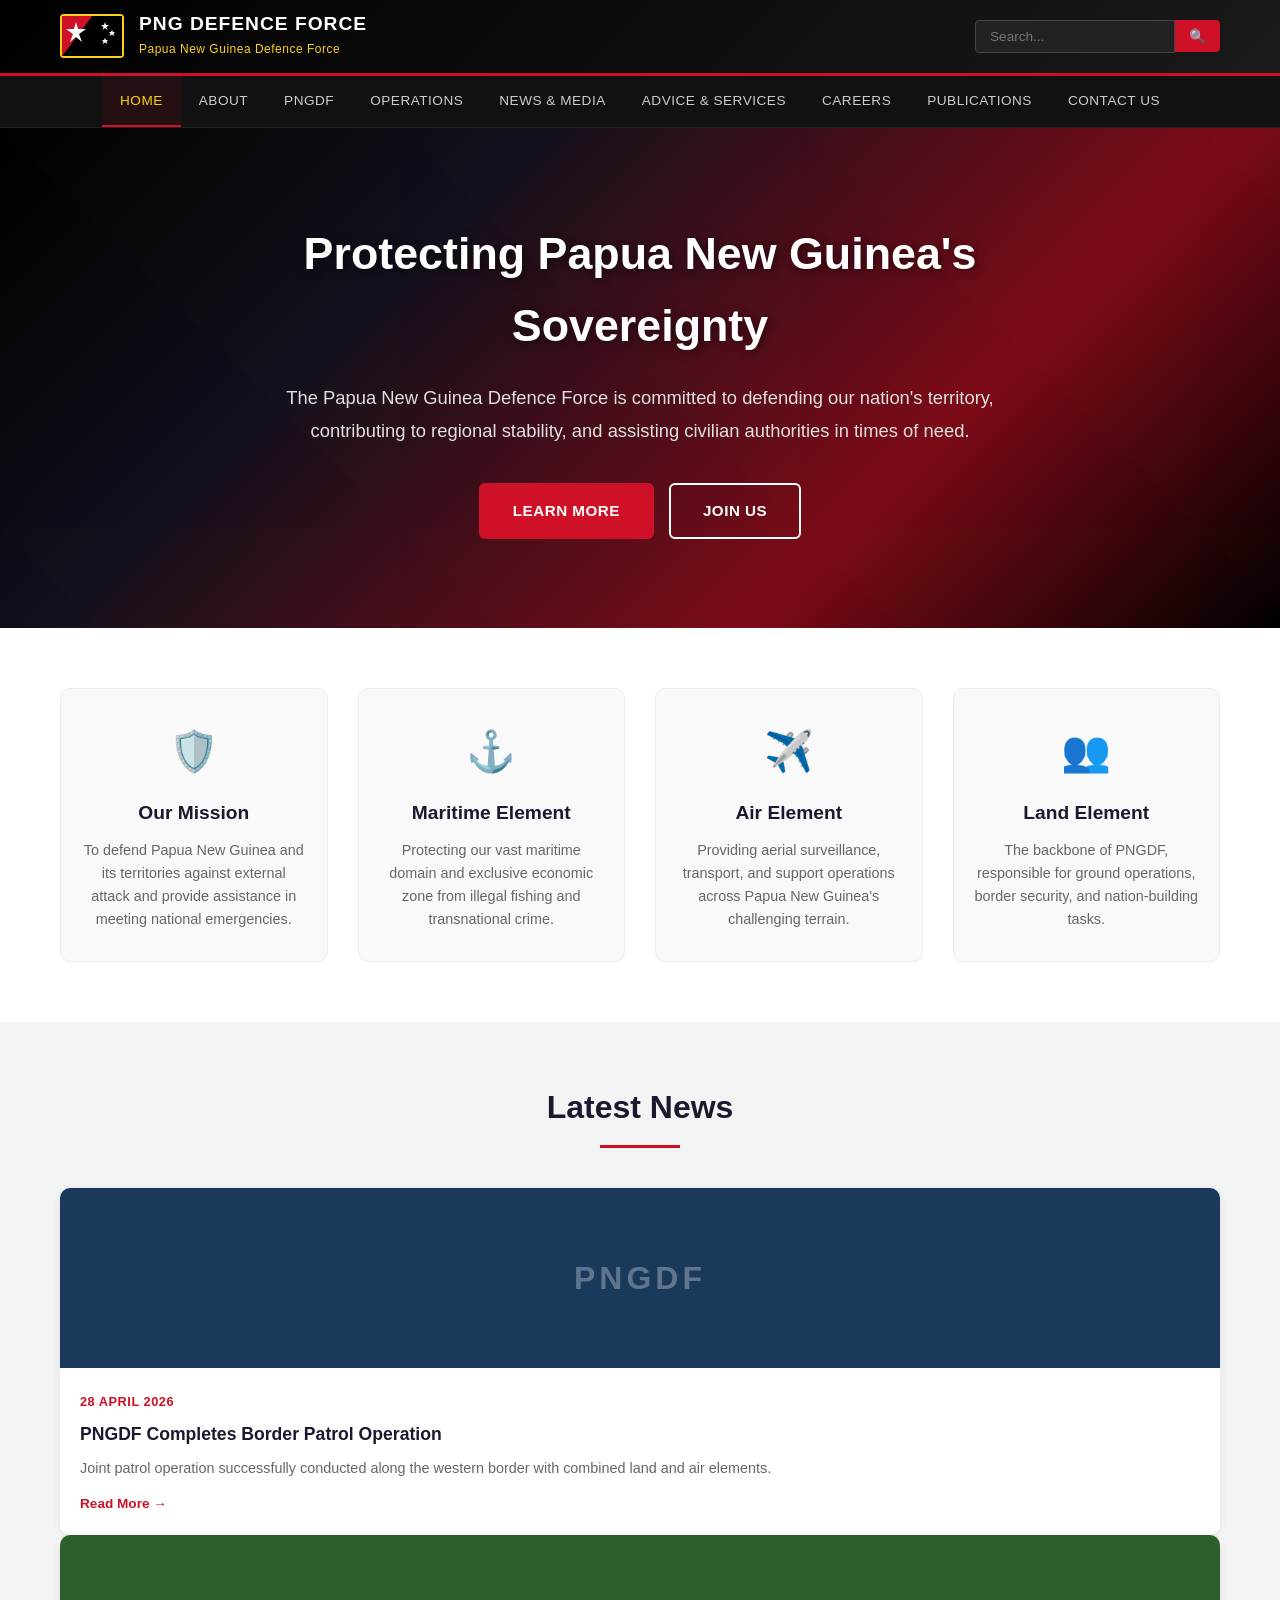
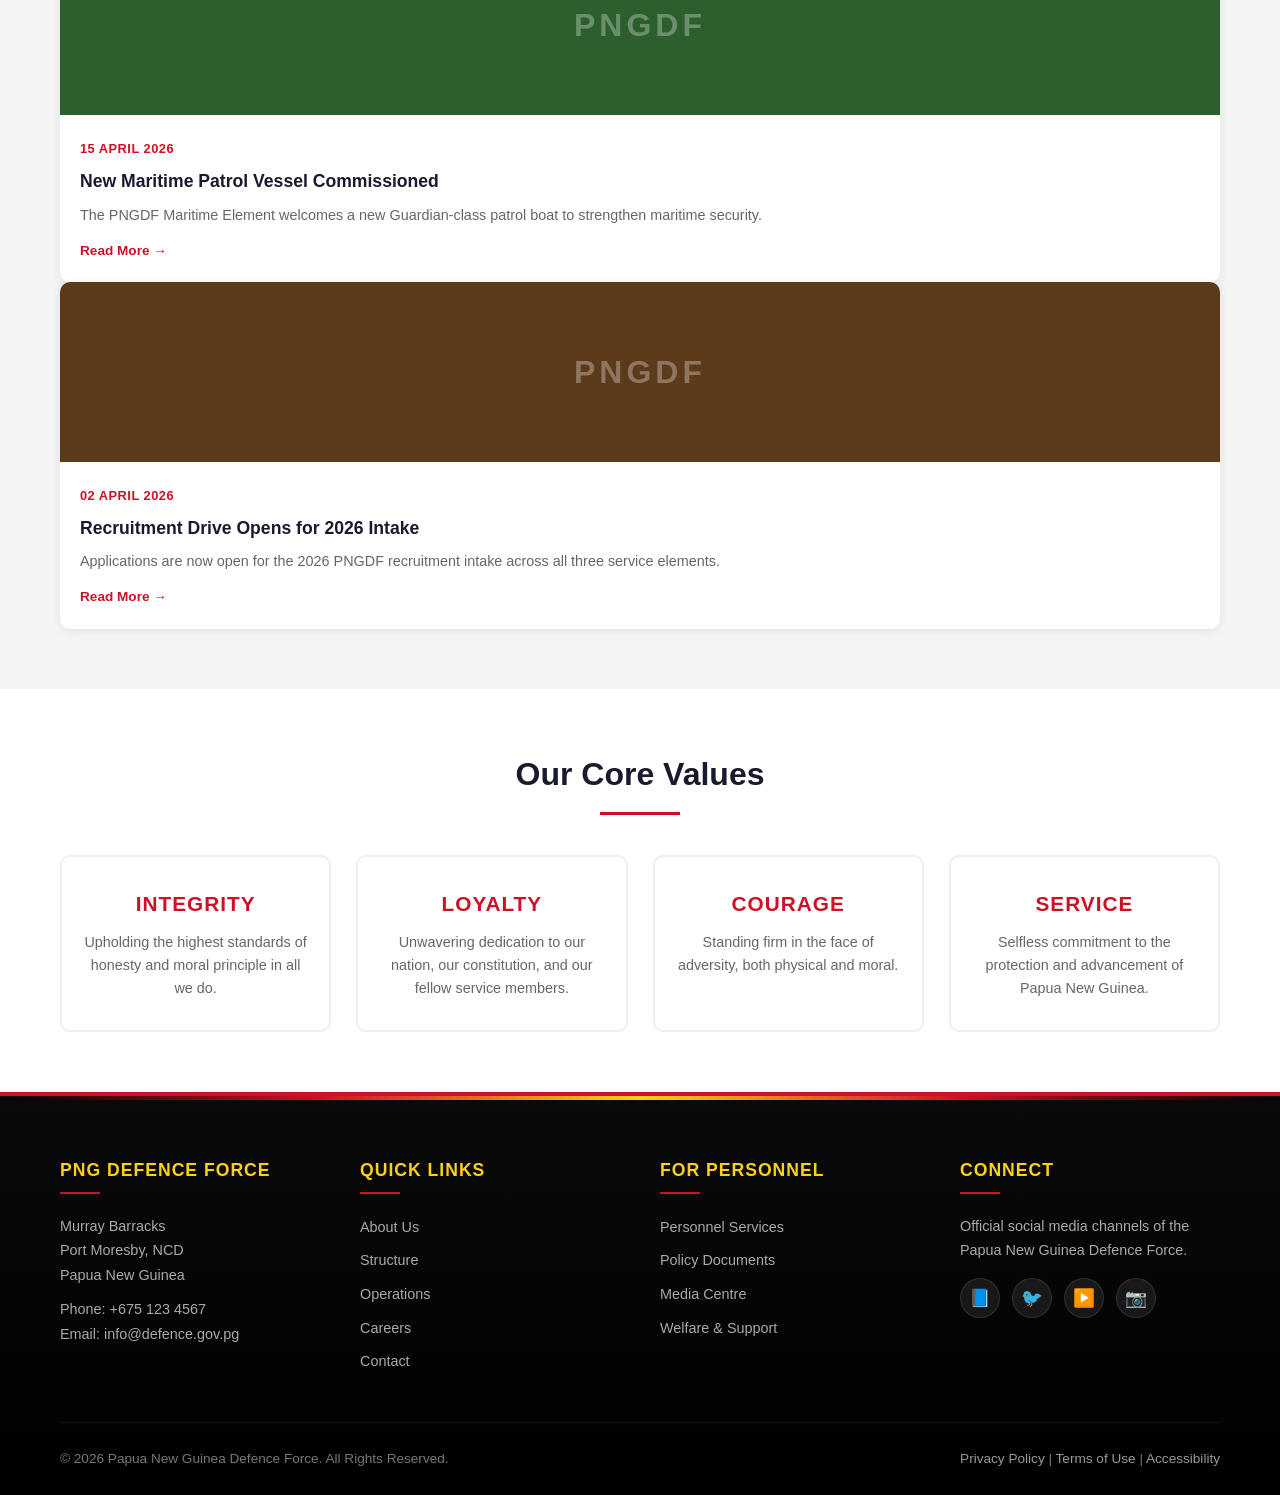
<file: index.html>
<!DOCTYPE html>
<html lang="en">
<head>
    <meta charset="UTF-8">
    <meta name="viewport" content="width=device-width, initial-scale=1.0">
    <link rel="icon" type="image/png" href="pg.png">
    <title>PNGDF - Papua New Guinea Defence Force | Home</title>
    <link rel="stylesheet" href="styles.css">
</head>
<body>
    <header>
        <div class="header-top">
            <div class="container">
                <div class="logo">
                    <div class="flag-logo">
                        <svg viewBox="0 0 60 40" width="60" height="40">
                            <rect width="60" height="40" fill="#000"/>
                            <polygon points="0,0 30,0 0,40" fill="#CE1126"/>
                            <polygon points="0,0 30,0 0,40" fill="#CE1126"/>
                            <g transform="translate(6,6)">
                                <polygon points="8,0 10,7 18,7 11,12 14,20 8,15 2,20 5,12 -2,7 6,7" fill="#FFF"/>
                            </g>
                            <g transform="translate(38,6)">
                                <polygon points="5,0 6,3 9,3 6.5,5 7.5,8 5,6 2.5,8 3.5,5 1,3 4,3" fill="#FFF"/>
                                <polygon points="12,8 13,10 15,10 13.5,11.5 14.5,14 12,12.5 9.5,14 10.5,11.5 9,10 11,10" fill="#FFF"/>
                                <polygon points="5,16 6,18 8,18 6.5,19.5 7.5,22 5,20.5 2.5,22 3.5,19.5 2,18 4,18" fill="#FFF"/>
                            </g>
                        </svg>
                    </div>
                    <div class="logo-text">
                        <h1>PNG DEFENCE FORCE</h1>
                        <span>Papua New Guinea Defence Force</span>
                    </div>
                </div>
                <div class="search-box">
                    <input type="text" placeholder="Search...">
                    <button>🔍</button>
                </div>
            </div>
        </div>
        <nav>
            <div class="container">
                <ul class="nav-menu">
                    <li><a href="index.html" class="active">Home</a></li>
                    <li><a href="about.html">About</a></li>
                    <li><a href="pngdf.html">PNGDF</a></li>
                    <li><a href="operations.html">Operations</a></li>
                    <li><a href="news.html">News & Media</a></li>
                    <li><a href="services.html">Advice & Services</a></li>
                    <li><a href="careers.html">Careers</a></li>
                    <li><a href="publications.html">Publications</a></li>
                    <li><a href="contact.html">Contact Us</a></li>
                </ul>
            </div>
        </nav>
    </header>

    <main>
        <section class="hero">
            <div class="hero-overlay"></div>
            <div class="hero-content">
                <h2>Protecting Papua New Guinea's Sovereignty</h2>
                <p>The Papua New Guinea Defence Force is committed to defending our nation's territory, contributing to regional stability, and assisting civilian authorities in times of need.</p>
                <div class="hero-buttons">
                    <a href="about.html" class="btn btn-primary">Learn More</a>
                    <a href="careers.html" class="btn btn-secondary">Join Us</a>
                </div>
            </div>
        </section>

        <section class="quick-links">
            <div class="container">
                <div class="ql-grid">
                    <div class="ql-item">
                        <div class="ql-icon">🛡️</div>
                        <h3>Our Mission</h3>
                        <p>To defend Papua New Guinea and its territories against external attack and provide assistance in meeting national emergencies.</p>
                    </div>
                    <div class="ql-item">
                        <div class="ql-icon">⚓</div>
                        <h3>Maritime Element</h3>
                        <p>Protecting our vast maritime domain and exclusive economic zone from illegal fishing and transnational crime.</p>
                    </div>
                    <div class="ql-item">
                        <div class="ql-icon">✈️</div>
                        <h3>Air Element</h3>
                        <p>Providing aerial surveillance, transport, and support operations across Papua New Guinea's challenging terrain.</p>
                    </div>
                    <div class="ql-item">
                        <div class="ql-icon">👥</div>
                        <h3>Land Element</h3>
                        <p>The backbone of PNGDF, responsible for ground operations, border security, and nation-building tasks.</p>
                    </div>
                </div>
            </div>
        </section>

        <section class="latest-news">
            <div class="container">
                <h2 class="section-title">Latest News</h2>
                <div class="news-grid">
                    <article class="news-card">
                        <div class="news-img" style="background:#1a3a5c;"></div>
                        <div class="news-body">
                            <span class="news-date">28 April 2026</span>
                            <h3>PNGDF Completes Border Patrol Operation</h3>
                            <p>Joint patrol operation successfully conducted along the western border with combined land and air elements.</p>
                            <a href="news.html" class="read-more">Read More →</a>
                        </div>
                    </article>
                    <article class="news-card">
                        <div class="news-img" style="background:#2c5f2d;"></div>
                        <div class="news-body">
                            <span class="news-date">15 April 2026</span>
                            <h3>New Maritime Patrol Vessel Commissioned</h3>
                            <p>The PNGDF Maritime Element welcomes a new Guardian-class patrol boat to strengthen maritime security.</p>
                            <a href="news.html" class="read-more">Read More →</a>
                        </div>
                    </article>
                    <article class="news-card">
                        <div class="news-img" style="background:#5c3a1a;"></div>
                        <div class="news-body">
                            <span class="news-date">02 April 2026</span>
                            <h3>Recruitment Drive Opens for 2026 Intake</h3>
                            <p>Applications are now open for the 2026 PNGDF recruitment intake across all three service elements.</p>
                            <a href="careers.html" class="read-more">Read More →</a>
                        </div>
                    </article>
                </div>
            </div>
        </section>

        <section class="values">
            <div class="container">
                <h2 class="section-title">Our Core Values</h2>
                <div class="values-grid">
                    <div class="value-item">
                        <h3>Integrity</h3>
                        <p>Upholding the highest standards of honesty and moral principle in all we do.</p>
                    </div>
                    <div class="value-item">
                        <h3>Loyalty</h3>
                        <p>Unwavering dedication to our nation, our constitution, and our fellow service members.</p>
                    </div>
                    <div class="value-item">
                        <h3>Courage</h3>
                        <p>Standing firm in the face of adversity, both physical and moral.</p>
                    </div>
                    <div class="value-item">
                        <h3>Service</h3>
                        <p>Selfless commitment to the protection and advancement of Papua New Guinea.</p>
                    </div>
                </div>
            </div>
        </section>
    </main>

    <footer>
        <div class="container">
            <div class="footer-grid">
                <div class="footer-col">
                    <h3>PNG Defence Force</h3>
                    <p>Murray Barracks<br>Port Moresby, NCD<br>Papua New Guinea</p>
                    <p>Phone: +675 123 4567<br>Email: info@defence.gov.pg</p>
                </div>
                <div class="footer-col">
                    <h3>Quick Links</h3>
                    <ul>
                        <li><a href="about.html">About Us</a></li>
                        <li><a href="pngdf.html">Structure</a></li>
                        <li><a href="operations.html">Operations</a></li>
                        <li><a href="careers.html">Careers</a></li>
                        <li><a href="contact.html">Contact</a></li>
                    </ul>
                </div>
                <div class="footer-col">
                    <h3>For Personnel</h3>
                    <ul>
                        <li><a href="services.html">Personnel Services</a></li>
                        <li><a href="publications.html">Policy Documents</a></li>
                        <li><a href="news.html">Media Centre</a></li>
                        <li><a href="services.html">Welfare & Support</a></li>
                    </ul>
                </div>
                <div class="footer-col">
                    <h3>Connect</h3>
                    <p>Official social media channels of the Papua New Guinea Defence Force.</p>
                    <div class="social-links">
                        <a href="#" aria-label="Facebook">📘</a>
                        <a href="#" aria-label="Twitter">🐦</a>
                        <a href="#" aria-label="YouTube">▶️</a>
                        <a href="#" aria-label="Instagram">📷</a>
                    </div>
                </div>
            </div>
            <div class="footer-bottom">
                <p>&copy; 2026 Papua New Guinea Defence Force. All Rights Reserved.</p>
                <p><a href="#">Privacy Policy</a> | <a href="#">Terms of Use</a> | <a href="#">Accessibility</a></p>
            </div>
        </div>
    </footer>

    <script src="script.js"></script>
</body>
</html>
</file>
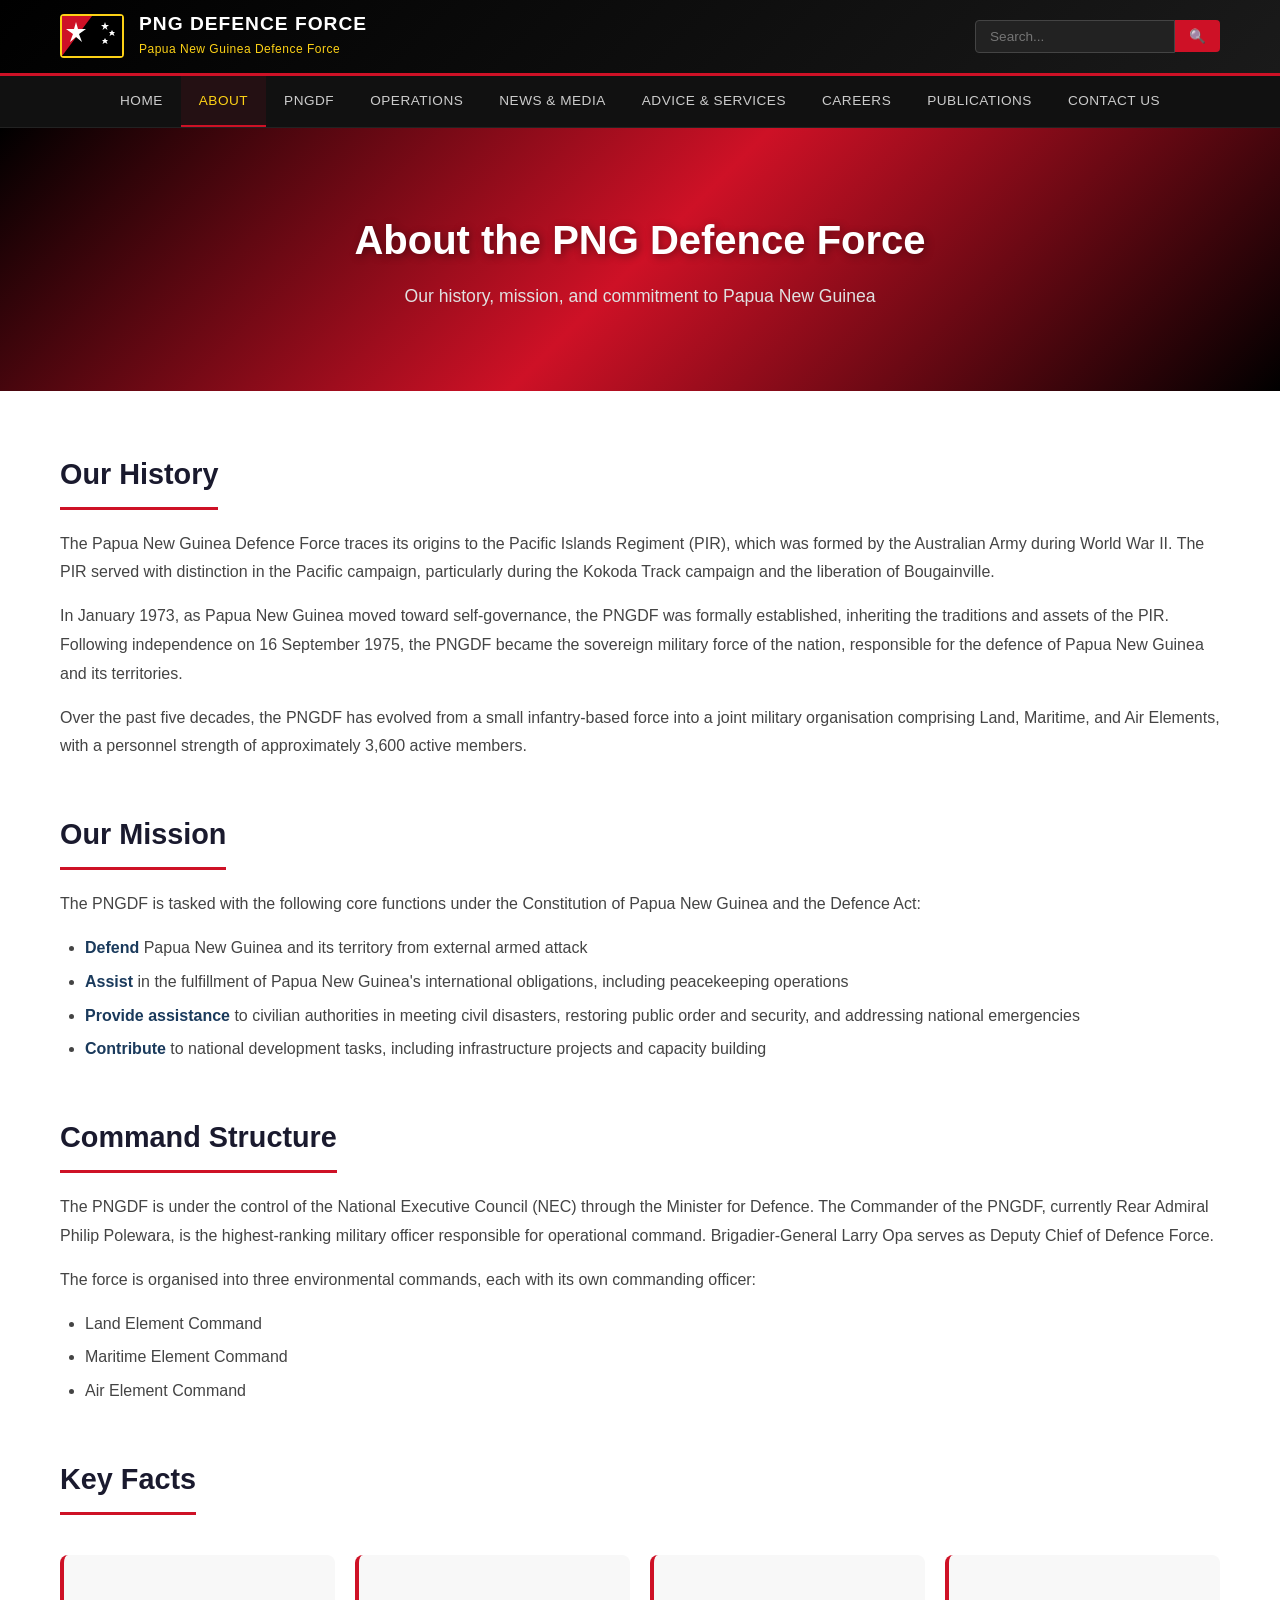
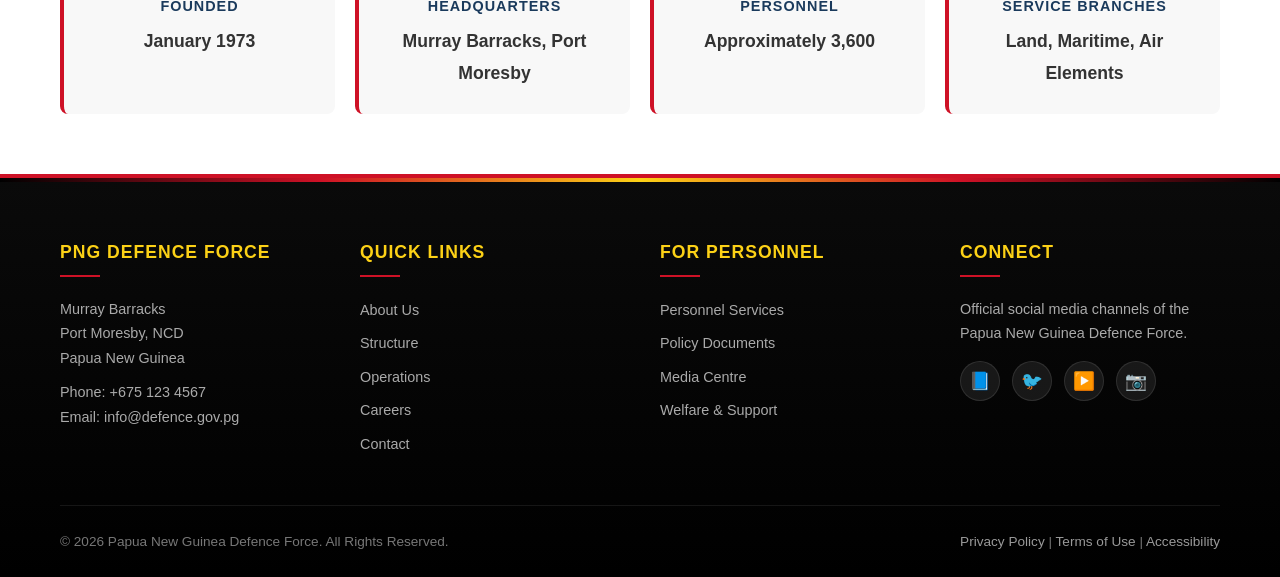
<file: about.html>
<!DOCTYPE html>
<html lang="en">
<head>
    <meta charset="UTF-8">
    <meta name="viewport" content="width=device-width, initial-scale=1.0">
    <link rel="icon" type="image/png" href="pg.png">
    <title>About PNGDF - Papua New Guinea Defence Force</title>
    <link rel="stylesheet" href="styles.css">
</head>
<body>
    <header>
        <div class="header-top">
            <div class="container">
                <div class="logo">
                    <div class="flag-logo">
                        <svg viewBox="0 0 60 40" width="60" height="40">
                            <rect width="60" height="40" fill="#000"/>
                            <polygon points="0,0 30,0 0,40" fill="#CE1126"/>
                            <g transform="translate(6,6)">
                                <polygon points="8,0 10,7 18,7 11,12 14,20 8,15 2,20 5,12 -2,7 6,7" fill="#FFF"/>
                            </g>
                            <g transform="translate(38,6)">
                                <polygon points="5,0 6,3 9,3 6.5,5 7.5,8 5,6 2.5,8 3.5,5 1,3 4,3" fill="#FFF"/>
                                <polygon points="12,8 13,10 15,10 13.5,11.5 14.5,14 12,12.5 9.5,14 10.5,11.5 9,10 11,10" fill="#FFF"/>
                                <polygon points="5,16 6,18 8,18 6.5,19.5 7.5,22 5,20.5 2.5,22 3.5,19.5 2,18 4,18" fill="#FFF"/>
                            </g>
                        </svg>
                    </div>
                    <div class="logo-text">
                        <h1>PNG DEFENCE FORCE</h1>
                        <span>Papua New Guinea Defence Force</span>
                    </div>
                </div>
                <div class="search-box">
                    <input type="text" placeholder="Search...">
                    <button>🔍</button>
                </div>
            </div>
        </div>
        <nav>
            <div class="container">
                <ul class="nav-menu">
                    <li><a href="index.html">Home</a></li>
                    <li><a href="about.html" class="active">About</a></li>
                    <li><a href="pngdf.html">PNGDF</a></li>
                    <li><a href="operations.html">Operations</a></li>
                    <li><a href="news.html">News & Media</a></li>
                    <li><a href="services.html">Advice & Services</a></li>
                    <li><a href="careers.html">Careers</a></li>
                    <li><a href="publications.html">Publications</a></li>
                    <li><a href="contact.html">Contact Us</a></li>
                </ul>
            </div>
        </nav>
    </header>

    <main>
        <section class="page-banner" style="background: linear-gradient(135deg, #000 0%, #CE1126 50%, #000 100%);">
            <div class="container">
                <h1>About the PNG Defence Force</h1>
                <p>Our history, mission, and commitment to Papua New Guinea</p>
            </div>
        </section>

        <section class="page-content">
            <div class="container">
                <div class="content-section">
                    <h2>Our History</h2>
                    <p>The Papua New Guinea Defence Force traces its origins to the Pacific Islands Regiment (PIR), which was formed by the Australian Army during World War II. The PIR served with distinction in the Pacific campaign, particularly during the Kokoda Track campaign and the liberation of Bougainville.</p>
                    <p>In January 1973, as Papua New Guinea moved toward self-governance, the PNGDF was formally established, inheriting the traditions and assets of the PIR. Following independence on 16 September 1975, the PNGDF became the sovereign military force of the nation, responsible for the defence of Papua New Guinea and its territories.</p>
                    <p>Over the past five decades, the PNGDF has evolved from a small infantry-based force into a joint military organisation comprising Land, Maritime, and Air Elements, with a personnel strength of approximately 3,600 active members.</p>
                </div>

                <div class="content-section">
                    <h2>Our Mission</h2>
                    <p>The PNGDF is tasked with the following core functions under the Constitution of Papua New Guinea and the Defence Act:</p>
                    <ul>
                        <li><strong>Defend</strong> Papua New Guinea and its territory from external armed attack</li>
                        <li><strong>Assist</strong> in the fulfillment of Papua New Guinea's international obligations, including peacekeeping operations</li>
                        <li><strong>Provide assistance</strong> to civilian authorities in meeting civil disasters, restoring public order and security, and addressing national emergencies</li>
                        <li><strong>Contribute</strong> to national development tasks, including infrastructure projects and capacity building</li>
                    </ul>
                </div>

                <div class="content-section">
                    <h2>Command Structure</h2>
                    <p>The PNGDF is under the control of the National Executive Council (NEC) through the Minister for Defence. The Commander of the PNGDF, currently Rear Admiral Philip Polewara, is the highest-ranking military officer responsible for operational command. Brigadier-General Larry Opa serves as Deputy Chief of Defence Force.</p>
                    <p>The force is organised into three environmental commands, each with its own commanding officer:</p>
                    <ul>
                        <li>Land Element Command</li>
                        <li>Maritime Element Command</li>
                        <li>Air Element Command</li>
                    </ul>
                </div>

                <div class="content-section">
                    <h2>Key Facts</h2>
                    <div class="facts-grid">
                        <div class="fact-item">
                            <h4>Founded</h4>
                            <p>January 1973</p>
                        </div>
                        <div class="fact-item">
                            <h4>Headquarters</h4>
                            <p>Murray Barracks, Port Moresby</p>
                        </div>
                        <div class="fact-item">
                            <h4>Personnel</h4>
                            <p>Approximately 3,600</p>
                        </div>
                        <div class="fact-item">
                            <h4>Service Branches</h4>
                            <p>Land, Maritime, Air Elements</p>
                        </div>
                    </div>
                </div>
            </div>
        </section>
    </main>

    <footer>
        <div class="container">
            <div class="footer-grid">
                <div class="footer-col">
                    <h3>PNG Defence Force</h3>
                    <p>Murray Barracks<br>Port Moresby, NCD<br>Papua New Guinea</p>
                    <p>Phone: +675 123 4567<br>Email: info@defence.gov.pg</p>
                </div>
                <div class="footer-col">
                    <h3>Quick Links</h3>
                    <ul>
                        <li><a href="about.html">About Us</a></li>
                        <li><a href="pngdf.html">Structure</a></li>
                        <li><a href="operations.html">Operations</a></li>
                        <li><a href="careers.html">Careers</a></li>
                        <li><a href="contact.html">Contact</a></li>
                    </ul>
                </div>
                <div class="footer-col">
                    <h3>For Personnel</h3>
                    <ul>
                        <li><a href="services.html">Personnel Services</a></li>
                        <li><a href="publications.html">Policy Documents</a></li>
                        <li><a href="news.html">Media Centre</a></li>
                        <li><a href="services.html">Welfare & Support</a></li>
                    </ul>
                </div>
                <div class="footer-col">
                    <h3>Connect</h3>
                    <p>Official social media channels of the Papua New Guinea Defence Force.</p>
                    <div class="social-links">
                        <a href="#" aria-label="Facebook">📘</a>
                        <a href="#" aria-label="Twitter">🐦</a>
                        <a href="#" aria-label="YouTube">▶️</a>
                        <a href="#" aria-label="Instagram">📷</a>
                    </div>
                </div>
            </div>
            <div class="footer-bottom">
                <p>&copy; 2026 Papua New Guinea Defence Force. All Rights Reserved.</p>
                <p><a href="#">Privacy Policy</a> | <a href="#">Terms of Use</a> | <a href="#">Accessibility</a></p>
            </div>
        </div>
    </footer>

    <script src="script.js"></script>
</body>
</html>
</file>
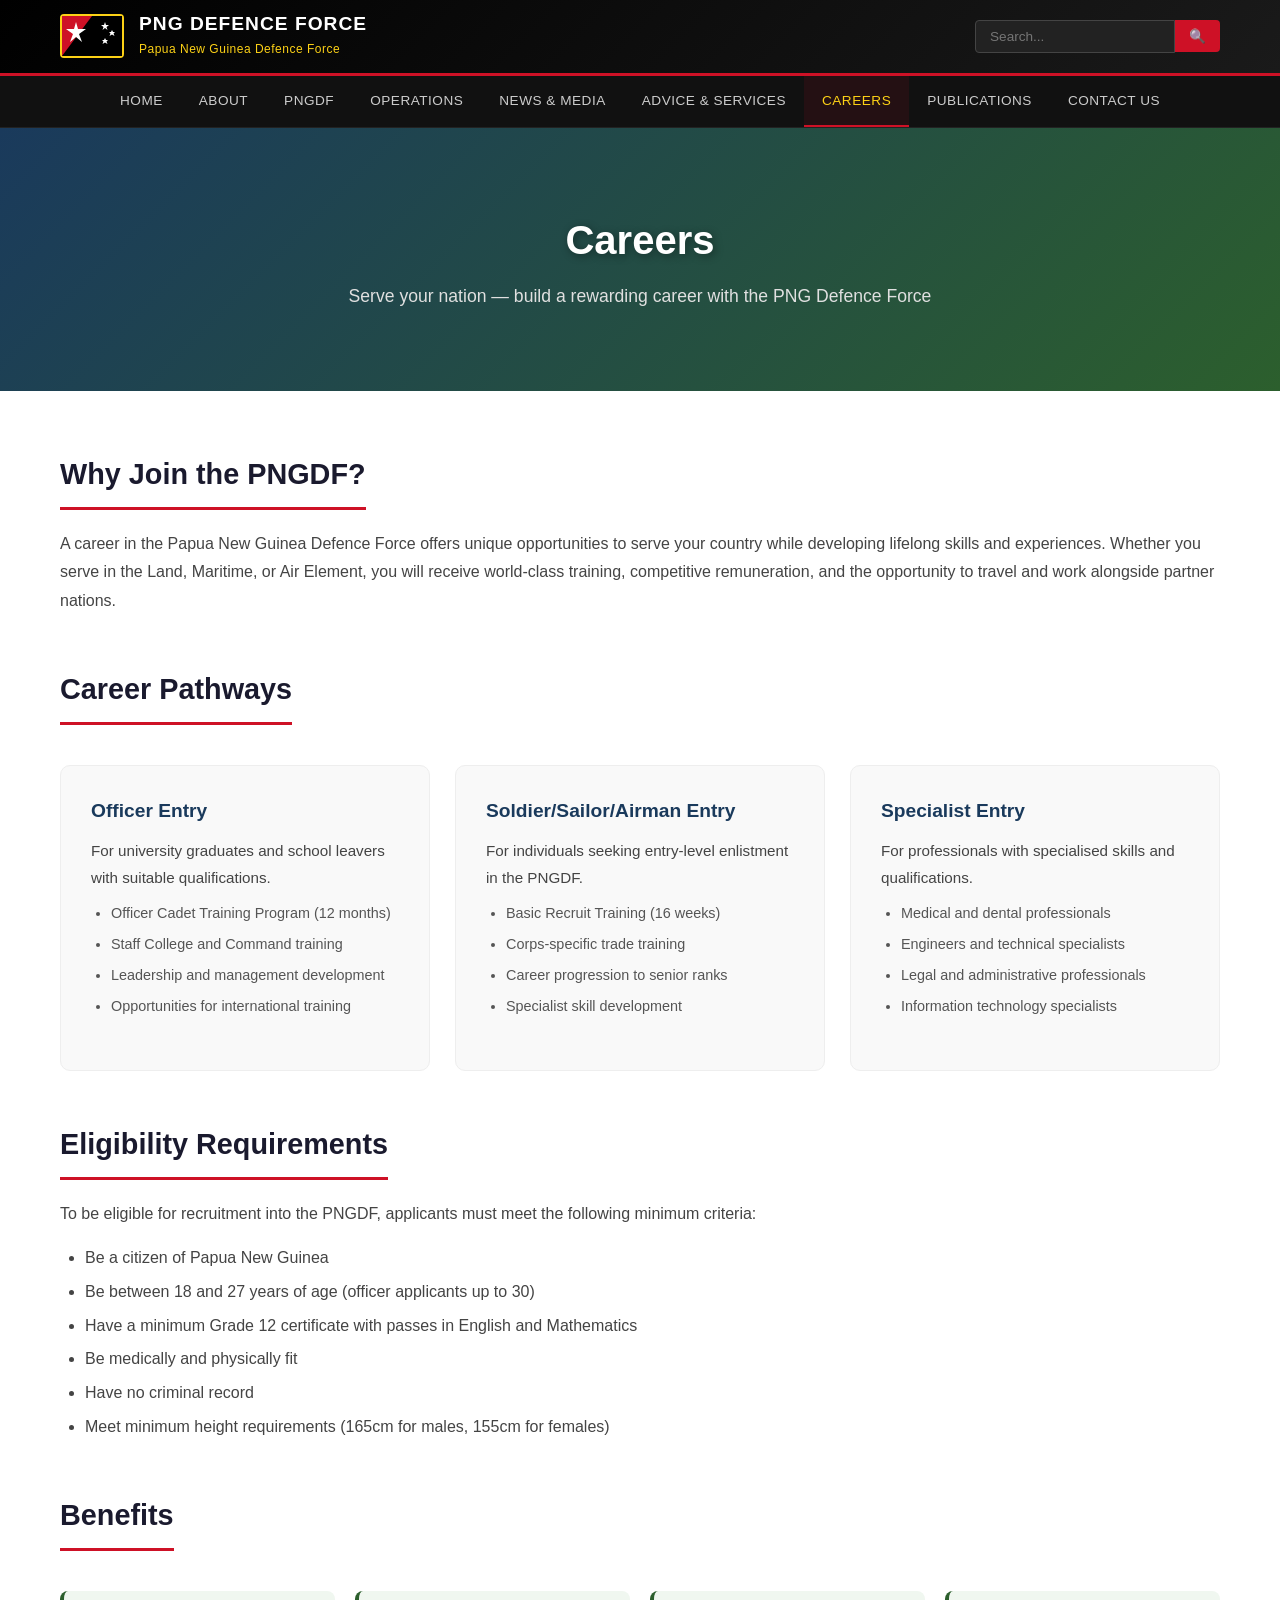
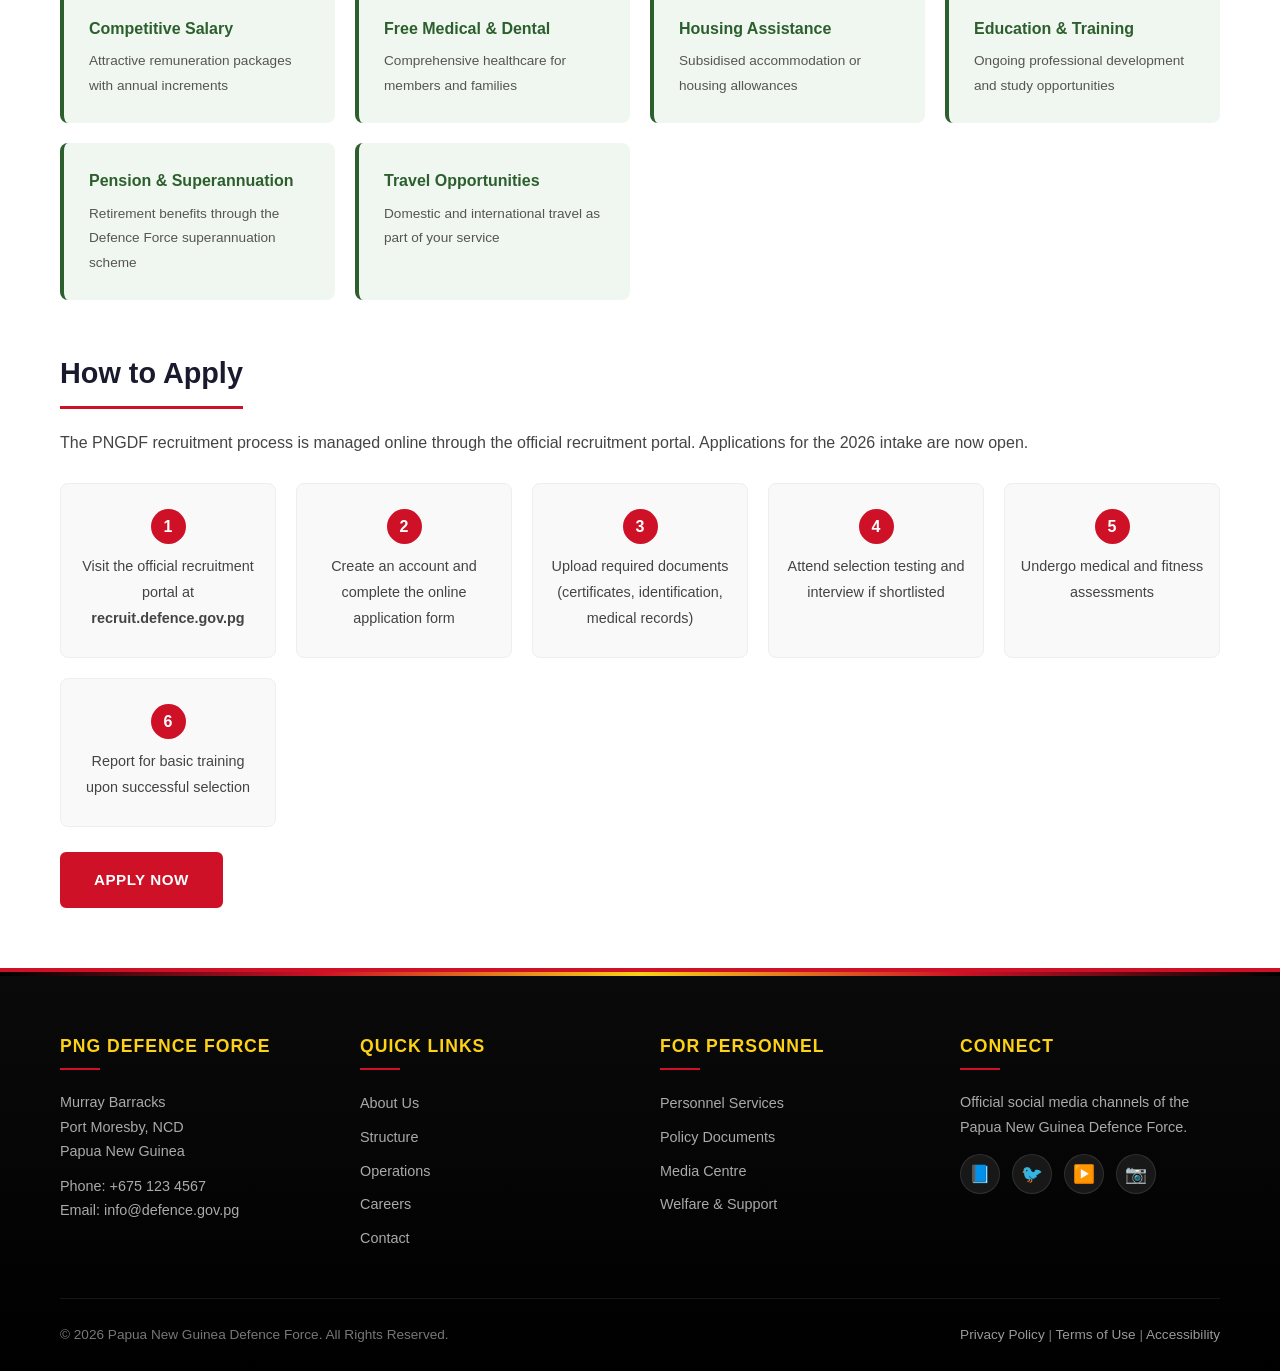
<file: careers.html>
<!DOCTYPE html>
<html lang="en">
<head>
    <meta charset="UTF-8">
    <meta name="viewport" content="width=device-width, initial-scale=1.0">
    <link rel="icon" type="image/png" href="pg.png">
    <title>Careers - Papua New Guinea Defence Force</title>
    <link rel="stylesheet" href="styles.css">
</head>
<body>
    <header>
        <div class="header-top">
            <div class="container">
                <div class="logo">
                    <div class="flag-logo">
                        <svg viewBox="0 0 60 40" width="60" height="40">
                            <rect width="60" height="40" fill="#000"/>
                            <polygon points="0,0 30,0 0,40" fill="#CE1126"/>
                            <g transform="translate(6,6)">
                                <polygon points="8,0 10,7 18,7 11,12 14,20 8,15 2,20 5,12 -2,7 6,7" fill="#FFF"/>
                            </g>
                            <g transform="translate(38,6)">
                                <polygon points="5,0 6,3 9,3 6.5,5 7.5,8 5,6 2.5,8 3.5,5 1,3 4,3" fill="#FFF"/>
                                <polygon points="12,8 13,10 15,10 13.5,11.5 14.5,14 12,12.5 9.5,14 10.5,11.5 9,10 11,10" fill="#FFF"/>
                                <polygon points="5,16 6,18 8,18 6.5,19.5 7.5,22 5,20.5 2.5,22 3.5,19.5 2,18 4,18" fill="#FFF"/>
                            </g>
                        </svg>
                    </div>
                    <div class="logo-text">
                        <h1>PNG DEFENCE FORCE</h1>
                        <span>Papua New Guinea Defence Force</span>
                    </div>
                </div>
                <div class="search-box">
                    <input type="text" placeholder="Search...">
                    <button>🔍</button>
                </div>
            </div>
        </div>
        <nav>
            <div class="container">
                <ul class="nav-menu">
                    <li><a href="index.html">Home</a></li>
                    <li><a href="about.html">About</a></li>
                    <li><a href="pngdf.html">PNGDF</a></li>
                    <li><a href="operations.html">Operations</a></li>
                    <li><a href="news.html">News & Media</a></li>
                    <li><a href="services.html">Advice & Services</a></li>
                    <li><a href="careers.html" class="active">Careers</a></li>
                    <li><a href="publications.html">Publications</a></li>
                    <li><a href="contact.html">Contact Us</a></li>
                </ul>
            </div>
        </nav>
    </header>

    <main>
        <section class="page-banner" style="background: linear-gradient(135deg, #1a3a5c 0%, #2c5f2d 100%);">
            <div class="container">
                <h1>Careers</h1>
                <p>Serve your nation — build a rewarding career with the PNG Defence Force</p>
            </div>
        </section>

        <section class="page-content">
            <div class="container">
                <div class="content-section">
                    <h2>Why Join the PNGDF?</h2>
                    <p>A career in the Papua New Guinea Defence Force offers unique opportunities to serve your country while developing lifelong skills and experiences. Whether you serve in the Land, Maritime, or Air Element, you will receive world-class training, competitive remuneration, and the opportunity to travel and work alongside partner nations.</p>
                </div>

                <div class="content-section">
                    <h2>Career Pathways</h2>
                    <div class="career-grid">
                        <div class="career-card">
                            <h3>Officer Entry</h3>
                            <p>For university graduates and school leavers with suitable qualifications.</p>
                            <ul>
                                <li>Officer Cadet Training Program (12 months)</li>
                                <li>Staff College and Command training</li>
                                <li>Leadership and management development</li>
                                <li>Opportunities for international training</li>
                            </ul>
                        </div>
                        <div class="career-card">
                            <h3>Soldier/Sailor/Airman Entry</h3>
                            <p>For individuals seeking entry-level enlistment in the PNGDF.</p>
                            <ul>
                                <li>Basic Recruit Training (16 weeks)</li>
                                <li>Corps-specific trade training</li>
                                <li>Career progression to senior ranks</li>
                                <li>Specialist skill development</li>
                            </ul>
                        </div>
                        <div class="career-card">
                            <h3>Specialist Entry</h3>
                            <p>For professionals with specialised skills and qualifications.</p>
                            <ul>
                                <li>Medical and dental professionals</li>
                                <li>Engineers and technical specialists</li>
                                <li>Legal and administrative professionals</li>
                                <li>Information technology specialists</li>
                            </ul>
                        </div>
                    </div>
                </div>

                <div class="content-section">
                    <h2>Eligibility Requirements</h2>
                    <p>To be eligible for recruitment into the PNGDF, applicants must meet the following minimum criteria:</p>
                    <ul>
                        <li>Be a citizen of Papua New Guinea</li>
                        <li>Be between 18 and 27 years of age (officer applicants up to 30)</li>
                        <li>Have a minimum Grade 12 certificate with passes in English and Mathematics</li>
                        <li>Be medically and physically fit</li>
                        <li>Have no criminal record</li>
                        <li>Meet minimum height requirements (165cm for males, 155cm for females)</li>
                    </ul>
                </div>

                <div class="content-section">
                    <h2>Benefits</h2>
                    <div class="benefits-grid">
                        <div class="benefit-item">
                            <h4>Competitive Salary</h4>
                            <p>Attractive remuneration packages with annual increments</p>
                        </div>
                        <div class="benefit-item">
                            <h4>Free Medical & Dental</h4>
                            <p>Comprehensive healthcare for members and families</p>
                        </div>
                        <div class="benefit-item">
                            <h4>Housing Assistance</h4>
                            <p>Subsidised accommodation or housing allowances</p>
                        </div>
                        <div class="benefit-item">
                            <h4>Education & Training</h4>
                            <p>Ongoing professional development and study opportunities</p>
                        </div>
                        <div class="benefit-item">
                            <h4>Pension & Superannuation</h4>
                            <p>Retirement benefits through the Defence Force superannuation scheme</p>
                        </div>
                        <div class="benefit-item">
                            <h4>Travel Opportunities</h4>
                            <p>Domestic and international travel as part of your service</p>
                        </div>
                    </div>
                </div>

                <div class="content-section">
                    <h2>How to Apply</h2>
                    <p>The PNGDF recruitment process is managed online through the official recruitment portal. Applications for the 2026 intake are now open.</p>
                    <div class="apply-steps">
                        <div class="step">
                            <span class="step-num">1</span>
                            <p>Visit the official recruitment portal at <strong>recruit.defence.gov.pg</strong></p>
                        </div>
                        <div class="step">
                            <span class="step-num">2</span>
                            <p>Create an account and complete the online application form</p>
                        </div>
                        <div class="step">
                            <span class="step-num">3</span>
                            <p>Upload required documents (certificates, identification, medical records)</p>
                        </div>
                        <div class="step">
                            <span class="step-num">4</span>
                            <p>Attend selection testing and interview if shortlisted</p>
                        </div>
                        <div class="step">
                            <span class="step-num">5</span>
                            <p>Undergo medical and fitness assessments</p>
                        </div>
                        <div class="step">
                            <span class="step-num">6</span>
                            <p>Report for basic training upon successful selection</p>
                        </div>
                    </div>
                    <div class="apply-cta">
                        <a href="#" class="btn btn-primary">Apply Now</a>
                        <a href="#" class="btn btn-secondary">Download Information Pack</a>
                    </div>
                </div>
            </div>
        </section>
    </main>

    <footer>
        <div class="container">
            <div class="footer-grid">
                <div class="footer-col">
                    <h3>PNG Defence Force</h3>
                    <p>Murray Barracks<br>Port Moresby, NCD<br>Papua New Guinea</p>
                    <p>Phone: +675 123 4567<br>Email: info@defence.gov.pg</p>
                </div>
                <div class="footer-col">
                    <h3>Quick Links</h3>
                    <ul>
                        <li><a href="about.html">About Us</a></li>
                        <li><a href="pngdf.html">Structure</a></li>
                        <li><a href="operations.html">Operations</a></li>
                        <li><a href="careers.html">Careers</a></li>
                        <li><a href="contact.html">Contact</a></li>
                    </ul>
                </div>
                <div class="footer-col">
                    <h3>For Personnel</h3>
                    <ul>
                        <li><a href="services.html">Personnel Services</a></li>
                        <li><a href="publications.html">Policy Documents</a></li>
                        <li><a href="news.html">Media Centre</a></li>
                        <li><a href="services.html">Welfare & Support</a></li>
                    </ul>
                </div>
                <div class="footer-col">
                    <h3>Connect</h3>
                    <p>Official social media channels of the Papua New Guinea Defence Force.</p>
                    <div class="social-links">
                        <a href="#" aria-label="Facebook">📘</a>
                        <a href="#" aria-label="Twitter">🐦</a>
                        <a href="#" aria-label="YouTube">▶️</a>
                        <a href="#" aria-label="Instagram">📷</a>
                    </div>
                </div>
            </div>
            <div class="footer-bottom">
                <p>&copy; 2026 Papua New Guinea Defence Force. All Rights Reserved.</p>
                <p><a href="#">Privacy Policy</a> | <a href="#">Terms of Use</a> | <a href="#">Accessibility</a></p>
            </div>
        </div>
    </footer>

    <script src="script.js"></script>
</body>
</html>
</file>
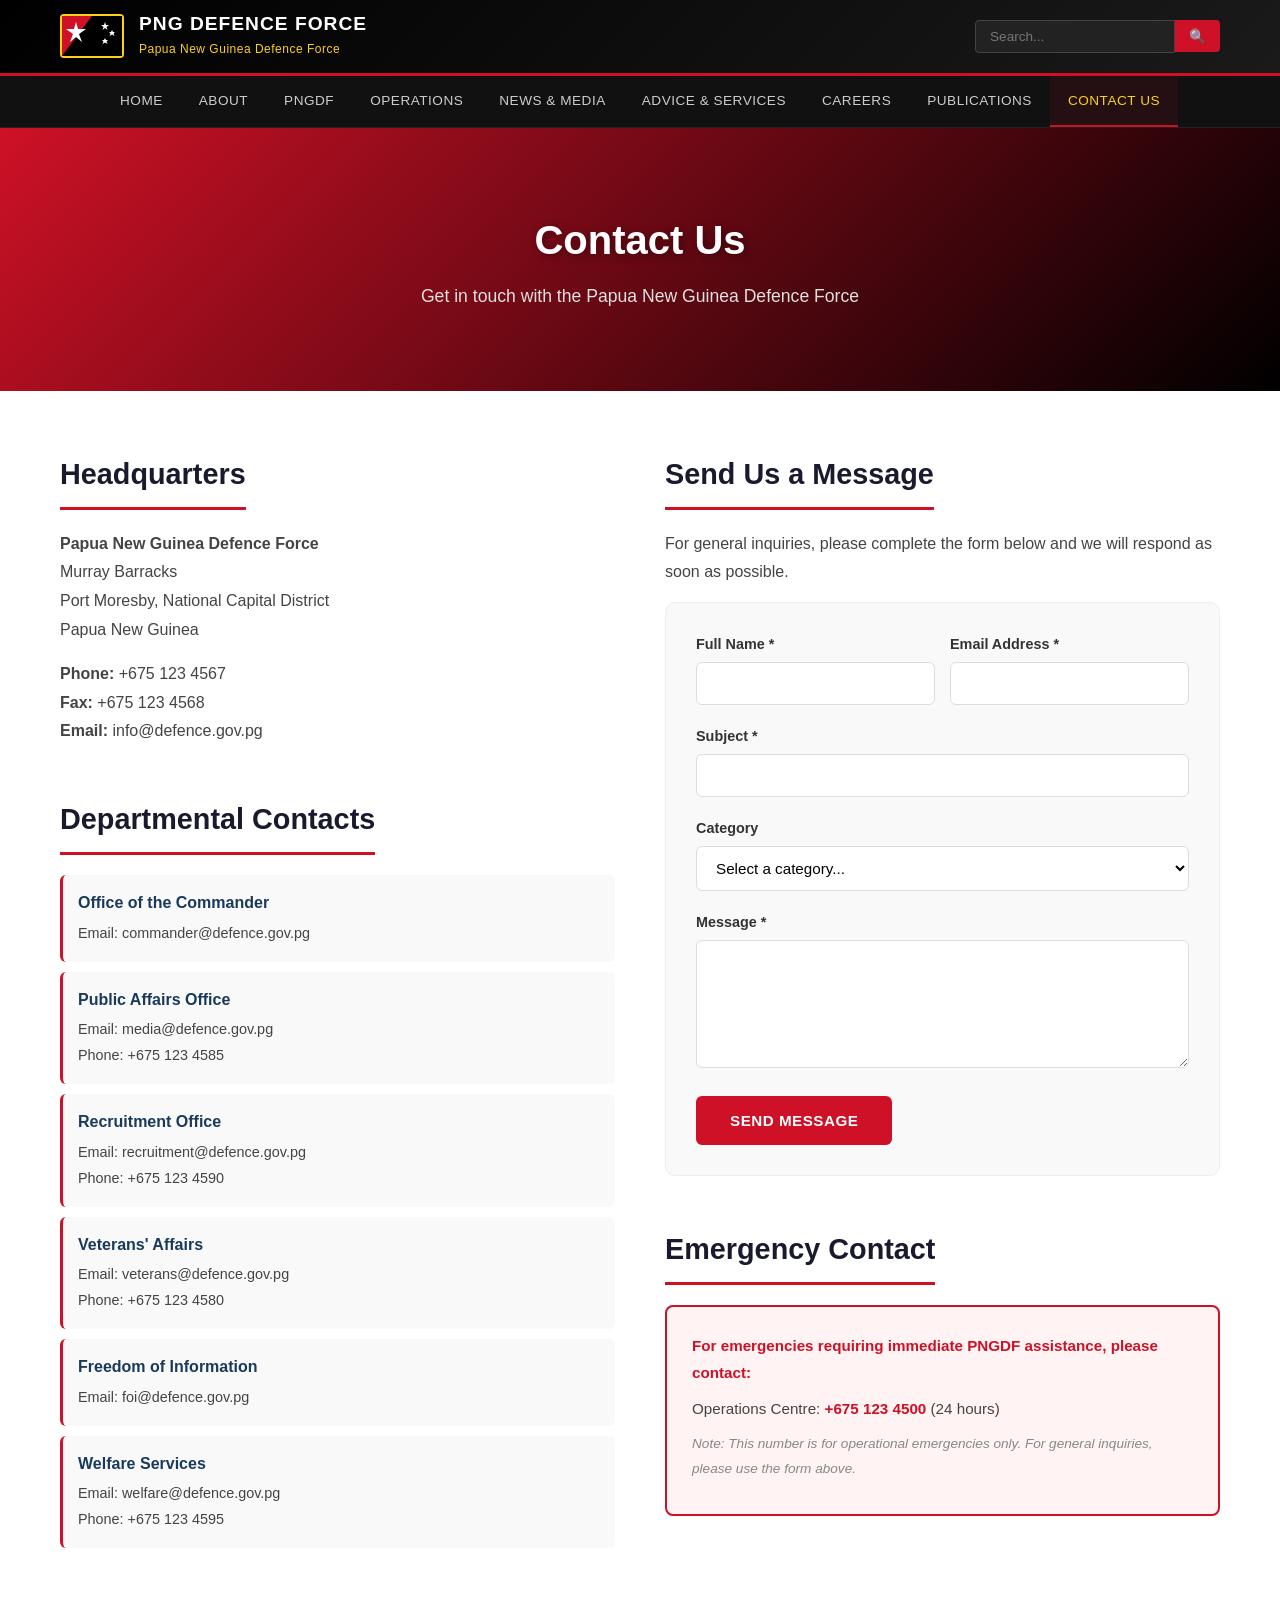
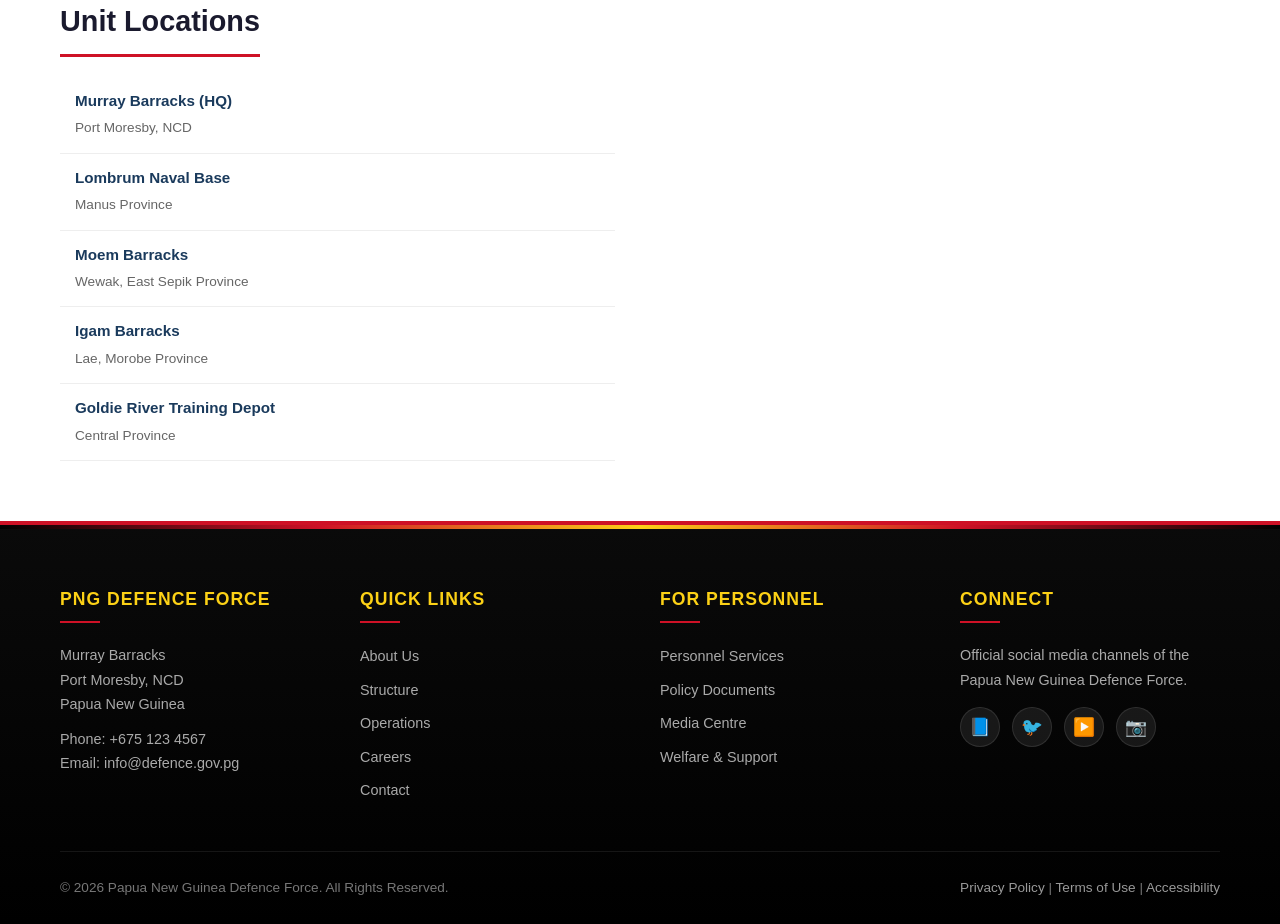
<file: contact.html>
<!DOCTYPE html>
<html lang="en">
<head>
    <meta charset="UTF-8">
    <meta name="viewport" content="width=device-width, initial-scale=1.0">
    <link rel="icon" type="image/png" href="pg.png">
    <title>Contact Us - Papua New Guinea Defence Force</title>
    <link rel="stylesheet" href="styles.css">
</head>
<body>
    <header>
        <div class="header-top">
            <div class="container">
                <div class="logo">
                    <div class="flag-logo">
                        <svg viewBox="0 0 60 40" width="60" height="40">
                            <rect width="60" height="40" fill="#000"/>
                            <polygon points="0,0 30,0 0,40" fill="#CE1126"/>
                            <g transform="translate(6,6)">
                                <polygon points="8,0 10,7 18,7 11,12 14,20 8,15 2,20 5,12 -2,7 6,7" fill="#FFF"/>
                            </g>
                            <g transform="translate(38,6)">
                                <polygon points="5,0 6,3 9,3 6.5,5 7.5,8 5,6 2.5,8 3.5,5 1,3 4,3" fill="#FFF"/>
                                <polygon points="12,8 13,10 15,10 13.5,11.5 14.5,14 12,12.5 9.5,14 10.5,11.5 9,10 11,10" fill="#FFF"/>
                                <polygon points="5,16 6,18 8,18 6.5,19.5 7.5,22 5,20.5 2.5,22 3.5,19.5 2,18 4,18" fill="#FFF"/>
                            </g>
                        </svg>
                    </div>
                    <div class="logo-text">
                        <h1>PNG DEFENCE FORCE</h1>
                        <span>Papua New Guinea Defence Force</span>
                    </div>
                </div>
                <div class="search-box">
                    <input type="text" placeholder="Search...">
                    <button>🔍</button>
                </div>
            </div>
        </div>
        <nav>
            <div class="container">
                <ul class="nav-menu">
                    <li><a href="index.html">Home</a></li>
                    <li><a href="about.html">About</a></li>
                    <li><a href="pngdf.html">PNGDF</a></li>
                    <li><a href="operations.html">Operations</a></li>
                    <li><a href="news.html">News & Media</a></li>
                    <li><a href="services.html">Advice & Services</a></li>
                    <li><a href="careers.html">Careers</a></li>
                    <li><a href="publications.html">Publications</a></li>
                    <li><a href="contact.html" class="active">Contact Us</a></li>
                </ul>
            </div>
        </nav>
    </header>

    <main>
        <section class="page-banner" style="background: linear-gradient(135deg, #CE1126 0%, #000 100%);">
            <div class="container">
                <h1>Contact Us</h1>
                <p>Get in touch with the Papua New Guinea Defence Force</p>
            </div>
        </section>

        <section class="page-content">
            <div class="container">
                <div class="contact-grid">
                    <div class="contact-info-section">
                        <div class="content-section">
                            <h2>Headquarters</h2>
                            <p><strong>Papua New Guinea Defence Force</strong><br>
                            Murray Barracks<br>
                            Port Moresby, National Capital District<br>
                            Papua New Guinea</p>
                            <p><strong>Phone:</strong> +675 123 4567<br>
                            <strong>Fax:</strong> +675 123 4568<br>
                            <strong>Email:</strong> info@defence.gov.pg</p>
                        </div>

                        <div class="content-section">
                            <h2>Departmental Contacts</h2>
                            <div class="contact-card">
                                <h4>Office of the Commander</h4>
                                <p>Email: commander@defence.gov.pg</p>
                            </div>
                            <div class="contact-card">
                                <h4>Public Affairs Office</h4>
                                <p>Email: media@defence.gov.pg<br>Phone: +675 123 4585</p>
                            </div>
                            <div class="contact-card">
                                <h4>Recruitment Office</h4>
                                <p>Email: recruitment@defence.gov.pg<br>Phone: +675 123 4590</p>
                            </div>
                            <div class="contact-card">
                                <h4>Veterans' Affairs</h4>
                                <p>Email: veterans@defence.gov.pg<br>Phone: +675 123 4580</p>
                            </div>
                            <div class="contact-card">
                                <h4>Freedom of Information</h4>
                                <p>Email: foi@defence.gov.pg</p>
                            </div>
                            <div class="contact-card">
                                <h4>Welfare Services</h4>
                                <p>Email: welfare@defence.gov.pg<br>Phone: +675 123 4595</p>
                            </div>
                        </div>

                        <div class="content-section">
                            <h2>Unit Locations</h2>
                            <div class="loc-item">
                                <h4>Murray Barracks (HQ)</h4>
                                <p>Port Moresby, NCD</p>
                            </div>
                            <div class="loc-item">
                                <h4>Lombrum Naval Base</h4>
                                <p>Manus Province</p>
                            </div>
                            <div class="loc-item">
                                <h4>Moem Barracks</h4>
                                <p>Wewak, East Sepik Province</p>
                            </div>
                            <div class="loc-item">
                                <h4>Igam Barracks</h4>
                                <p>Lae, Morobe Province</p>
                            </div>
                            <div class="loc-item">
                                <h4>Goldie River Training Depot</h4>
                                <p>Central Province</p>
                            </div>
                        </div>
                    </div>

                    <div class="contact-form-section">
                        <div class="content-section">
                            <h2>Send Us a Message</h2>
                            <p>For general inquiries, please complete the form below and we will respond as soon as possible.</p>
                            <form class="contact-form">
                                <div class="form-row">
                                    <div class="form-group">
                                        <label for="name">Full Name *</label>
                                        <input type="text" id="name" name="name" required>
                                    </div>
                                    <div class="form-group">
                                        <label for="email">Email Address *</label>
                                        <input type="email" id="email" name="email" required>
                                    </div>
                                </div>
                                <div class="form-group">
                                    <label for="subject">Subject *</label>
                                    <input type="text" id="subject" name="subject" required>
                                </div>
                                <div class="form-group">
                                    <label for="category">Category</label>
                                    <select id="category" name="category">
                                        <option value="">Select a category...</option>
                                        <option value="general">General Inquiry</option>
                                        <option value="media">Media Inquiry</option>
                                        <option value="recruitment">Recruitment Question</option>
                                        <option value="veterans">Veterans' Affairs</option>
                                        <option value="foi">Freedom of Information</option>
                                        <option value="complaint">Complaint</option>
                                        <option value="other">Other</option>
                                    </select>
                                </div>
                                <div class="form-group">
                                    <label for="message">Message *</label>
                                    <textarea id="message" name="message" rows="6" required></textarea>
                                </div>
                                <button type="submit" class="btn btn-primary">Send Message</button>
                            </form>
                        </div>

                        <div class="content-section">
                            <h2>Emergency Contact</h2>
                            <div class="emergency-box">
                                <p><strong>For emergencies requiring immediate PNGDF assistance, please contact:</strong></p>
                                <p>Operations Centre: <strong>+675 123 4500</strong> (24 hours)</p>
                                <p class="note">Note: This number is for operational emergencies only. For general inquiries, please use the form above.</p>
                            </div>
                        </div>
                    </div>
                </div>
            </div>
        </section>
    </main>

    <footer>
        <div class="container">
            <div class="footer-grid">
                <div class="footer-col">
                    <h3>PNG Defence Force</h3>
                    <p>Murray Barracks<br>Port Moresby, NCD<br>Papua New Guinea</p>
                    <p>Phone: +675 123 4567<br>Email: info@defence.gov.pg</p>
                </div>
                <div class="footer-col">
                    <h3>Quick Links</h3>
                    <ul>
                        <li><a href="about.html">About Us</a></li>
                        <li><a href="pngdf.html">Structure</a></li>
                        <li><a href="operations.html">Operations</a></li>
                        <li><a href="careers.html">Careers</a></li>
                        <li><a href="contact.html">Contact</a></li>
                    </ul>
                </div>
                <div class="footer-col">
                    <h3>For Personnel</h3>
                    <ul>
                        <li><a href="services.html">Personnel Services</a></li>
                        <li><a href="publications.html">Policy Documents</a></li>
                        <li><a href="news.html">Media Centre</a></li>
                        <li><a href="services.html">Welfare & Support</a></li>
                    </ul>
                </div>
                <div class="footer-col">
                    <h3>Connect</h3>
                    <p>Official social media channels of the Papua New Guinea Defence Force.</p>
                    <div class="social-links">
                        <a href="#" aria-label="Facebook">📘</a>
                        <a href="#" aria-label="Twitter">🐦</a>
                        <a href="#" aria-label="YouTube">▶️</a>
                        <a href="#" aria-label="Instagram">📷</a>
                    </div>
                </div>
            </div>
            <div class="footer-bottom">
                <p>&copy; 2026 Papua New Guinea Defence Force. All Rights Reserved.</p>
                <p><a href="#">Privacy Policy</a> | <a href="#">Terms of Use</a> | <a href="#">Accessibility</a></p>
            </div>
        </div>
    </footer>

    <script src="script.js"></script>
</body>
</html>
</file>
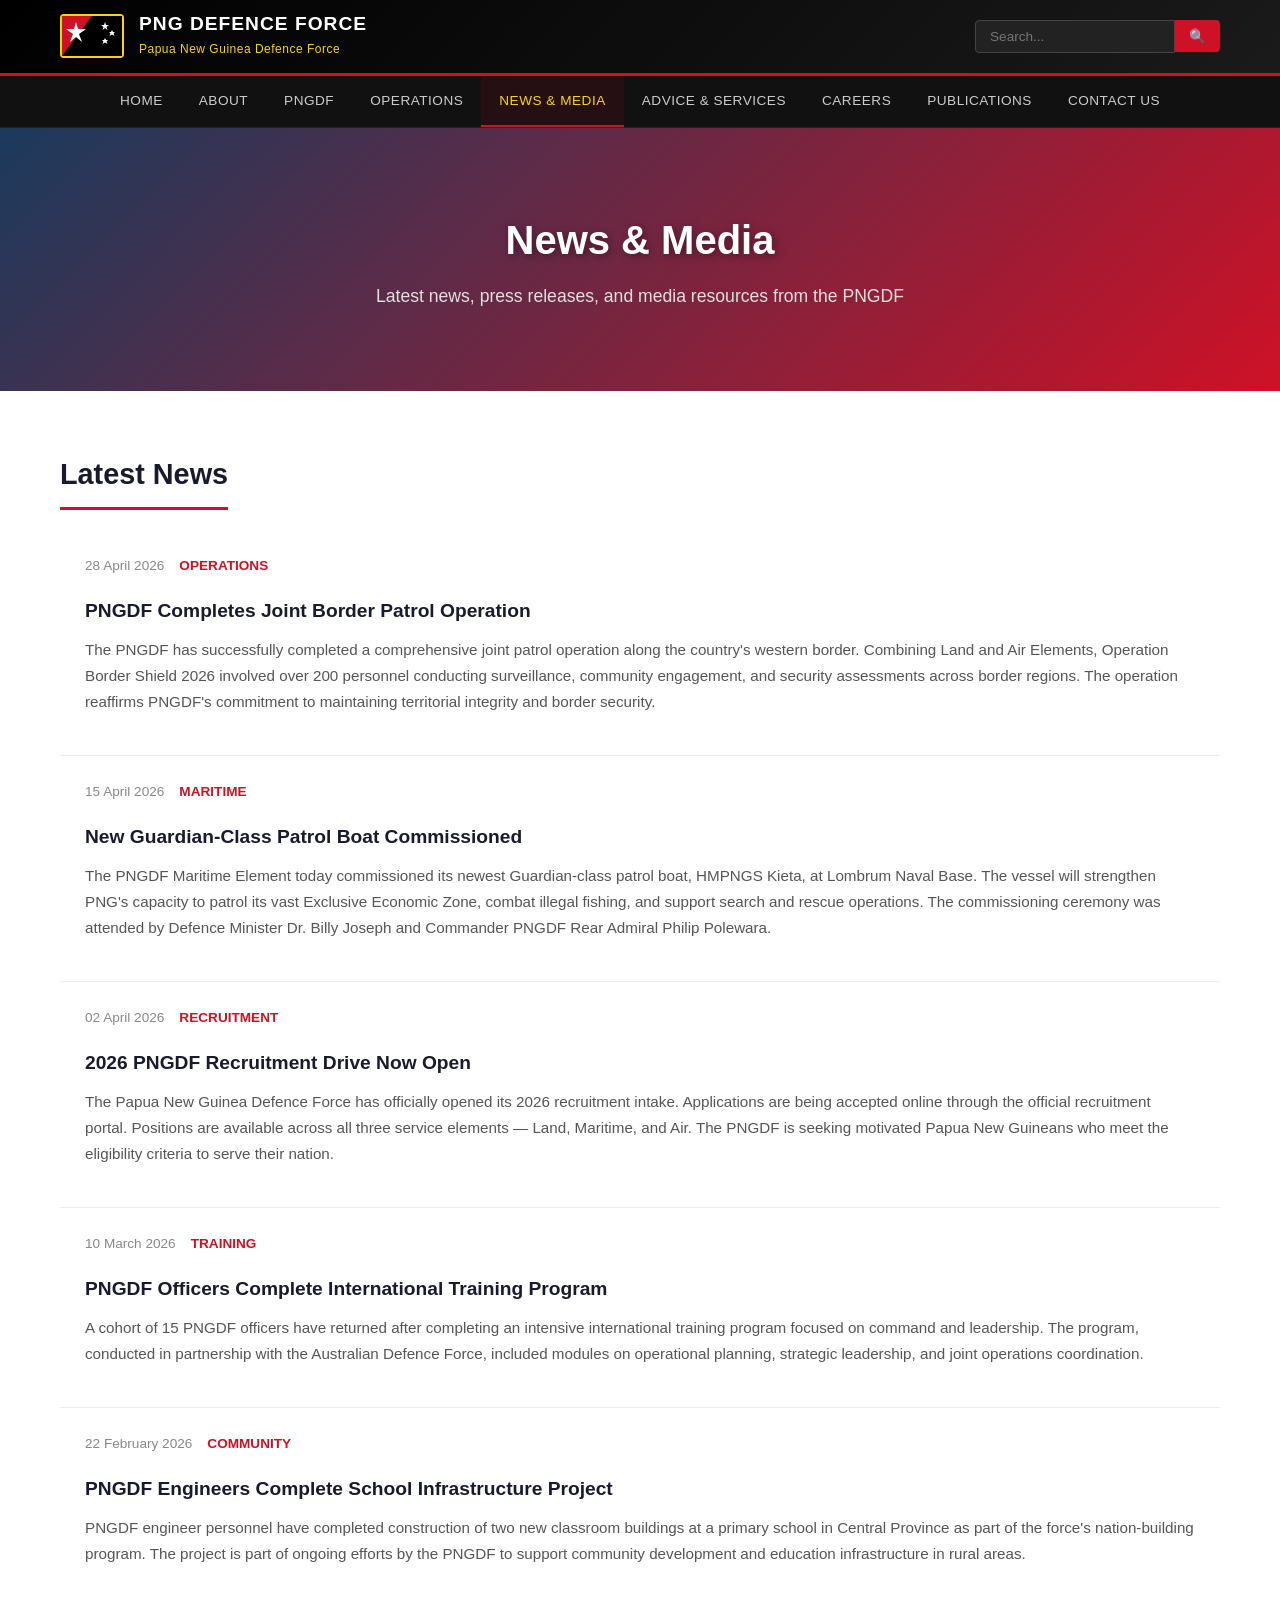
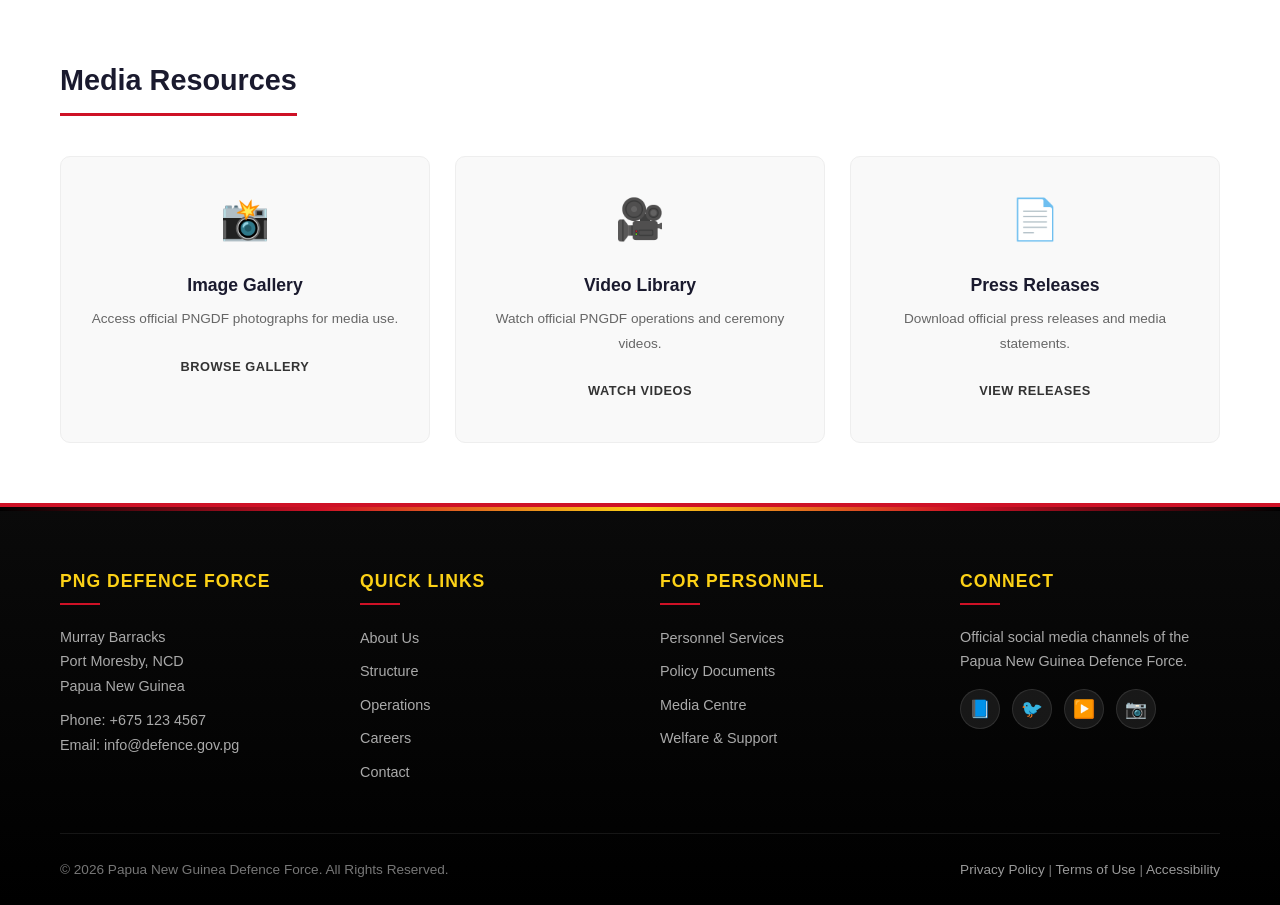
<file: news.html>
<!DOCTYPE html>
<html lang="en">
<head>
    <meta charset="UTF-8">
    <meta name="viewport" content="width=device-width, initial-scale=1.0">
    <link rel="icon" type="image/png" href="pg.png">
    <title>News & Media - Papua New Guinea Defence Force</title>
    <link rel="stylesheet" href="styles.css">
</head>
<body>
    <header>
        <div class="header-top">
            <div class="container">
                <div class="logo">
                    <div class="flag-logo">
                        <svg viewBox="0 0 60 40" width="60" height="40">
                            <rect width="60" height="40" fill="#000"/>
                            <polygon points="0,0 30,0 0,40" fill="#CE1126"/>
                            <g transform="translate(6,6)">
                                <polygon points="8,0 10,7 18,7 11,12 14,20 8,15 2,20 5,12 -2,7 6,7" fill="#FFF"/>
                            </g>
                            <g transform="translate(38,6)">
                                <polygon points="5,0 6,3 9,3 6.5,5 7.5,8 5,6 2.5,8 3.5,5 1,3 4,3" fill="#FFF"/>
                                <polygon points="12,8 13,10 15,10 13.5,11.5 14.5,14 12,12.5 9.5,14 10.5,11.5 9,10 11,10" fill="#FFF"/>
                                <polygon points="5,16 6,18 8,18 6.5,19.5 7.5,22 5,20.5 2.5,22 3.5,19.5 2,18 4,18" fill="#FFF"/>
                            </g>
                        </svg>
                    </div>
                    <div class="logo-text">
                        <h1>PNG DEFENCE FORCE</h1>
                        <span>Papua New Guinea Defence Force</span>
                    </div>
                </div>
                <div class="search-box">
                    <input type="text" placeholder="Search...">
                    <button>🔍</button>
                </div>
            </div>
        </div>
        <nav>
            <div class="container">
                <ul class="nav-menu">
                    <li><a href="index.html">Home</a></li>
                    <li><a href="about.html">About</a></li>
                    <li><a href="pngdf.html">PNGDF</a></li>
                    <li><a href="operations.html">Operations</a></li>
                    <li><a href="news.html" class="active">News & Media</a></li>
                    <li><a href="services.html">Advice & Services</a></li>
                    <li><a href="careers.html">Careers</a></li>
                    <li><a href="publications.html">Publications</a></li>
                    <li><a href="contact.html">Contact Us</a></li>
                </ul>
            </div>
        </nav>
    </header>

    <main>
        <section class="page-banner" style="background: linear-gradient(135deg, #1a3a5c 0%, #CE1126 100%);">
            <div class="container">
                <h1>News & Media</h1>
                <p>Latest news, press releases, and media resources from the PNGDF</p>
            </div>
        </section>

        <section class="page-content">
            <div class="container">
                <div class="content-section">
                    <h2>Latest News</h2>

                    <article class="news-article">
                        <div class="article-meta">
                            <span class="article-date">28 April 2026</span>
                            <span class="article-category">Operations</span>
                        </div>
                        <h3>PNGDF Completes Joint Border Patrol Operation</h3>
                        <p>The PNGDF has successfully completed a comprehensive joint patrol operation along the country's western border. Combining Land and Air Elements, Operation Border Shield 2026 involved over 200 personnel conducting surveillance, community engagement, and security assessments across border regions. The operation reaffirms PNGDF's commitment to maintaining territorial integrity and border security.</p>
                    </article>

                    <article class="news-article">
                        <div class="article-meta">
                            <span class="article-date">15 April 2026</span>
                            <span class="article-category">Maritime</span>
                        </div>
                        <h3>New Guardian-Class Patrol Boat Commissioned</h3>
                        <p>The PNGDF Maritime Element today commissioned its newest Guardian-class patrol boat, HMPNGS Kieta, at Lombrum Naval Base. The vessel will strengthen PNG's capacity to patrol its vast Exclusive Economic Zone, combat illegal fishing, and support search and rescue operations. The commissioning ceremony was attended by Defence Minister Dr. Billy Joseph and Commander PNGDF Rear Admiral Philip Polewara.</p>
                    </article>

                    <article class="news-article">
                        <div class="article-meta">
                            <span class="article-date">02 April 2026</span>
                            <span class="article-category">Recruitment</span>
                        </div>
                        <h3>2026 PNGDF Recruitment Drive Now Open</h3>
                        <p>The Papua New Guinea Defence Force has officially opened its 2026 recruitment intake. Applications are being accepted online through the official recruitment portal. Positions are available across all three service elements — Land, Maritime, and Air. The PNGDF is seeking motivated Papua New Guineans who meet the eligibility criteria to serve their nation.</p>
                    </article>

                    <article class="news-article">
                        <div class="article-meta">
                            <span class="article-date">10 March 2026</span>
                            <span class="article-category">Training</span>
                        </div>
                        <h3>PNGDF Officers Complete International Training Program</h3>
                        <p>A cohort of 15 PNGDF officers have returned after completing an intensive international training program focused on command and leadership. The program, conducted in partnership with the Australian Defence Force, included modules on operational planning, strategic leadership, and joint operations coordination.</p>
                    </article>

                    <article class="news-article">
                        <div class="article-meta">
                            <span class="article-date">22 February 2026</span>
                            <span class="article-category">Community</span>
                        </div>
                        <h3>PNGDF Engineers Complete School Infrastructure Project</h3>
                        <p>PNGDF engineer personnel have completed construction of two new classroom buildings at a primary school in Central Province as part of the force's nation-building program. The project is part of ongoing efforts by the PNGDF to support community development and education infrastructure in rural areas.</p>
                    </article>
                </div>

                <div class="content-section">
                    <h2>Media Resources</h2>
                    <div class="media-grid">
                        <div class="media-card">
                            <div class="media-icon">📸</div>
                            <h3>Image Gallery</h3>
                            <p>Access official PNGDF photographs for media use.</p>
                            <a href="#" class="btn btn-small">Browse Gallery</a>
                        </div>
                        <div class="media-card">
                            <div class="media-icon">🎥</div>
                            <h3>Video Library</h3>
                            <p>Watch official PNGDF operations and ceremony videos.</p>
                            <a href="#" class="btn btn-small">Watch Videos</a>
                        </div>
                        <div class="media-card">
                            <div class="media-icon">📄</div>
                            <h3>Press Releases</h3>
                            <p>Download official press releases and media statements.</p>
                            <a href="#" class="btn btn-small">View Releases</a>
                        </div>
                    </div>
                </div>
            </div>
        </section>
    </main>

    <footer>
        <div class="container">
            <div class="footer-grid">
                <div class="footer-col">
                    <h3>PNG Defence Force</h3>
                    <p>Murray Barracks<br>Port Moresby, NCD<br>Papua New Guinea</p>
                    <p>Phone: +675 123 4567<br>Email: info@defence.gov.pg</p>
                </div>
                <div class="footer-col">
                    <h3>Quick Links</h3>
                    <ul>
                        <li><a href="about.html">About Us</a></li>
                        <li><a href="pngdf.html">Structure</a></li>
                        <li><a href="operations.html">Operations</a></li>
                        <li><a href="careers.html">Careers</a></li>
                        <li><a href="contact.html">Contact</a></li>
                    </ul>
                </div>
                <div class="footer-col">
                    <h3>For Personnel</h3>
                    <ul>
                        <li><a href="services.html">Personnel Services</a></li>
                        <li><a href="publications.html">Policy Documents</a></li>
                        <li><a href="news.html">Media Centre</a></li>
                        <li><a href="services.html">Welfare & Support</a></li>
                    </ul>
                </div>
                <div class="footer-col">
                    <h3>Connect</h3>
                    <p>Official social media channels of the Papua New Guinea Defence Force.</p>
                    <div class="social-links">
                        <a href="#" aria-label="Facebook">📘</a>
                        <a href="#" aria-label="Twitter">🐦</a>
                        <a href="#" aria-label="YouTube">▶️</a>
                        <a href="#" aria-label="Instagram">📷</a>
                    </div>
                </div>
            </div>
            <div class="footer-bottom">
                <p>&copy; 2026 Papua New Guinea Defence Force. All Rights Reserved.</p>
                <p><a href="#">Privacy Policy</a> | <a href="#">Terms of Use</a> | <a href="#">Accessibility</a></p>
            </div>
        </div>
    </footer>

    <script src="script.js"></script>
</body>
</html>
</file>
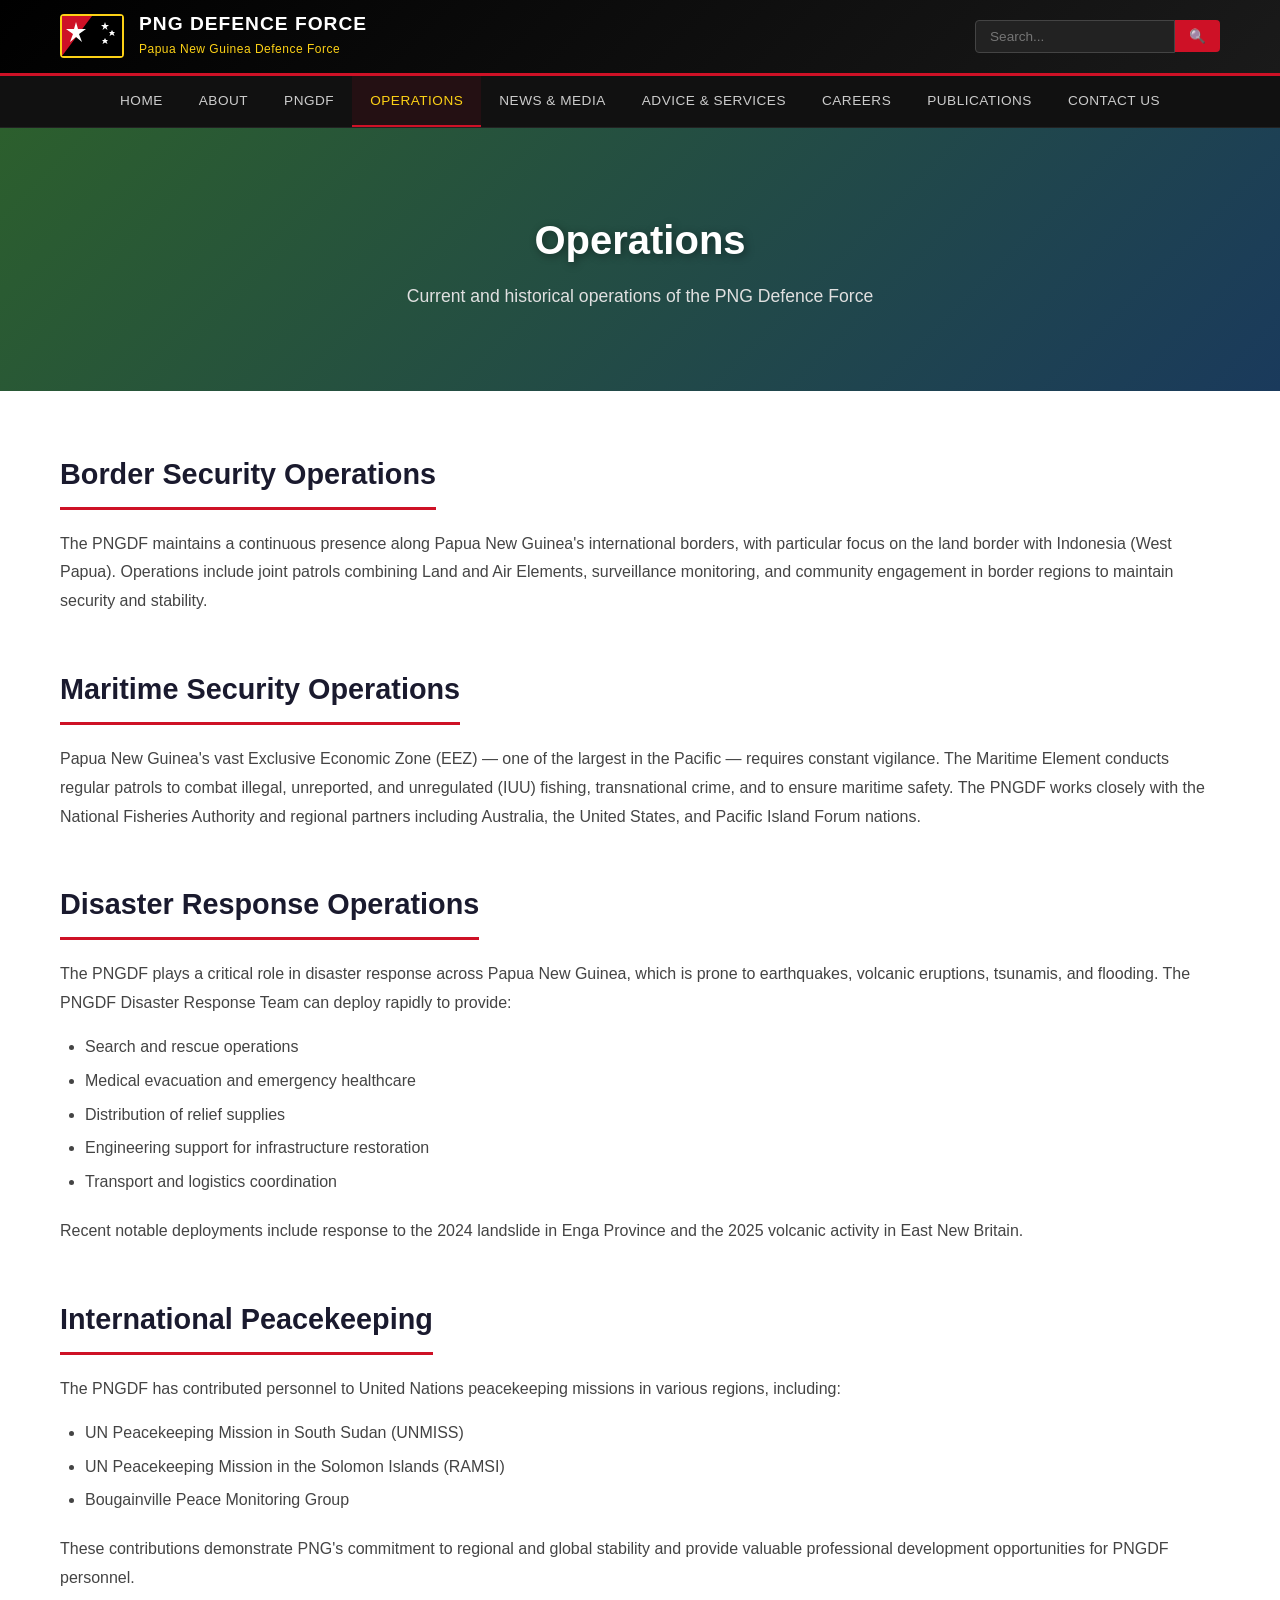
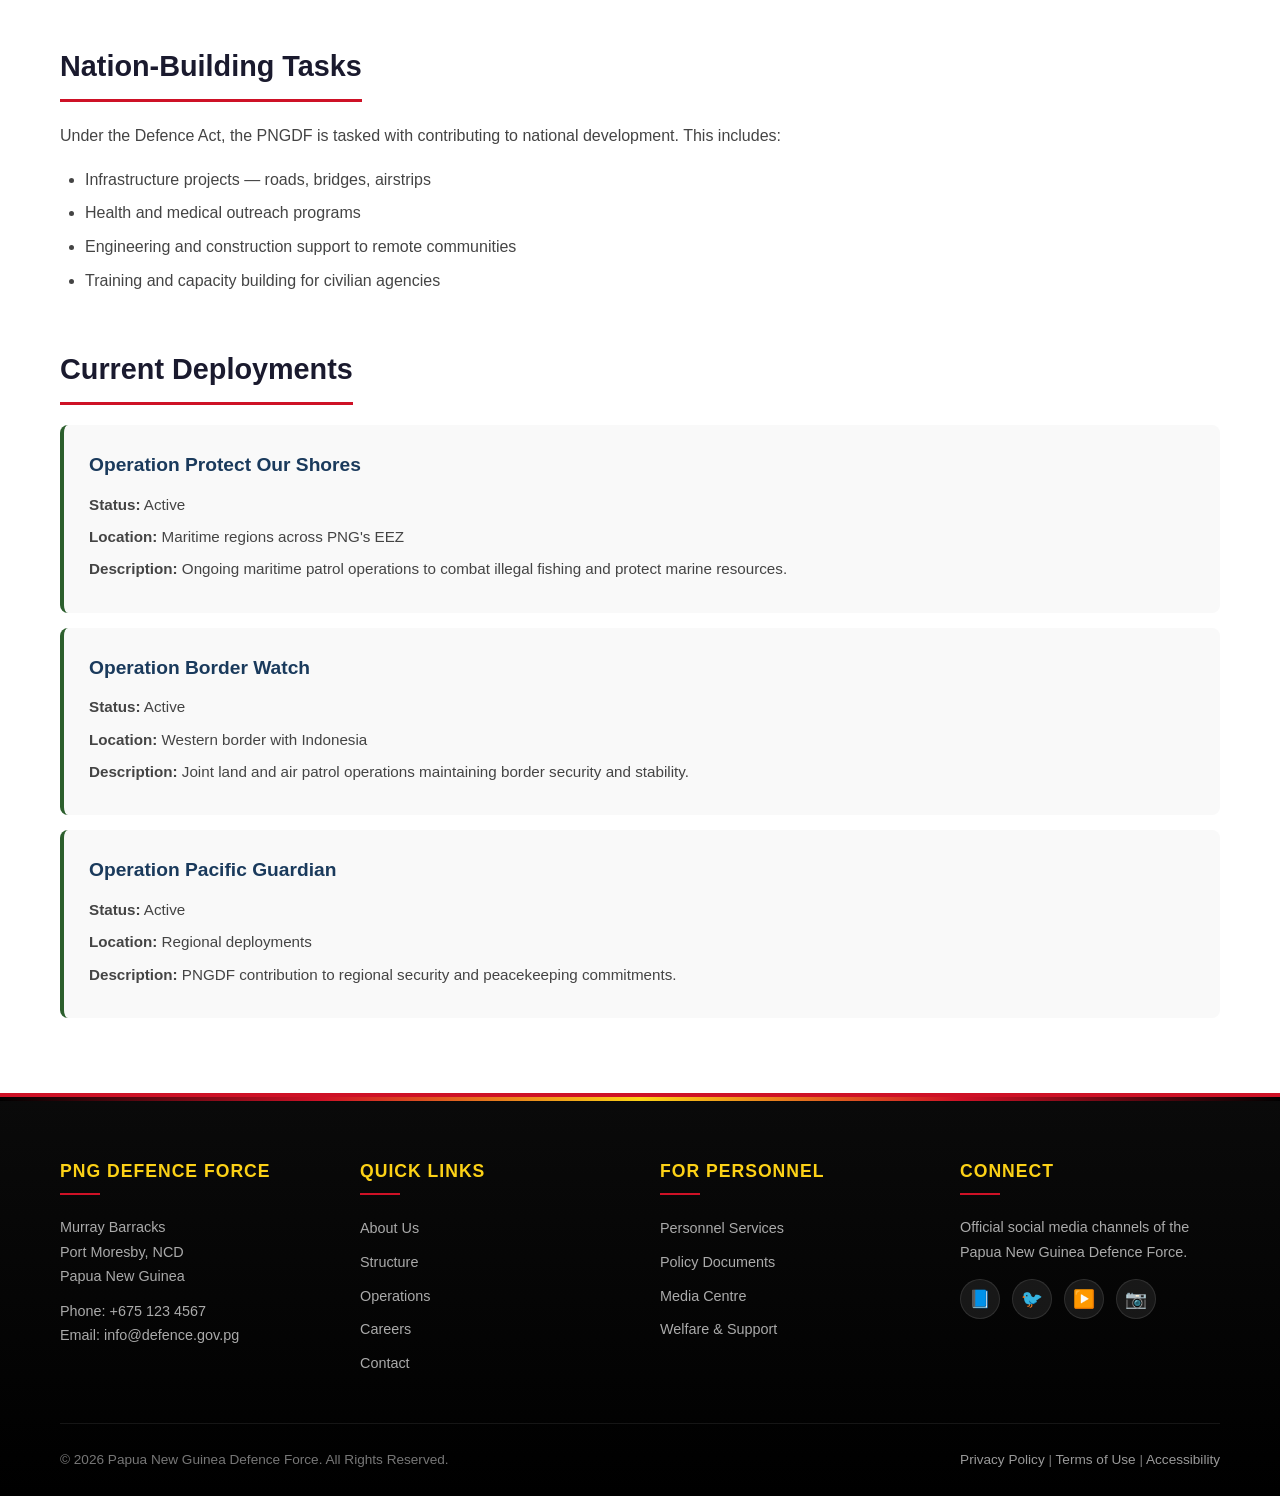
<file: operations.html>
<!DOCTYPE html>
<html lang="en">
<head>
    <meta charset="UTF-8">
    <meta name="viewport" content="width=device-width, initial-scale=1.0">
    <title>Operations - Papua New Guinea Defence Force</title>
    <link rel="icon" type="image/png" href="pg.png">
    <link rel="stylesheet" href="styles.css">
</head>
<body>
    <header>
        <div class="header-top">
            <div class="container">
                <div class="logo">
                    <div class="flag-logo">
                        <svg viewBox="0 0 60 40" width="60" height="40">
                            <rect width="60" height="40" fill="#000"/>
                            <polygon points="0,0 30,0 0,40" fill="#CE1126"/>
                            <g transform="translate(6,6)">
                                <polygon points="8,0 10,7 18,7 11,12 14,20 8,15 2,20 5,12 -2,7 6,7" fill="#FFF"/>
                            </g>
                            <g transform="translate(38,6)">
                                <polygon points="5,0 6,3 9,3 6.5,5 7.5,8 5,6 2.5,8 3.5,5 1,3 4,3" fill="#FFF"/>
                                <polygon points="12,8 13,10 15,10 13.5,11.5 14.5,14 12,12.5 9.5,14 10.5,11.5 9,10 11,10" fill="#FFF"/>
                                <polygon points="5,16 6,18 8,18 6.5,19.5 7.5,22 5,20.5 2.5,22 3.5,19.5 2,18 4,18" fill="#FFF"/>
                            </g>
                        </svg>
                    </div>
                    <div class="logo-text">
                        <h1>PNG DEFENCE FORCE</h1>
                        <span>Papua New Guinea Defence Force</span>
                    </div>
                </div>
                <div class="search-box">
                    <input type="text" placeholder="Search...">
                    <button>🔍</button>
                </div>
            </div>
        </div>
        <nav>
            <div class="container">
                <ul class="nav-menu">
                    <li><a href="index.html">Home</a></li>
                    <li><a href="about.html">About</a></li>
                    <li><a href="pngdf.html">PNGDF</a></li>
                    <li><a href="operations.html" class="active">Operations</a></li>
                    <li><a href="news.html">News & Media</a></li>
                    <li><a href="services.html">Advice & Services</a></li>
                    <li><a href="careers.html">Careers</a></li>
                    <li><a href="publications.html">Publications</a></li>
                    <li><a href="contact.html">Contact Us</a></li>
                </ul>
            </div>
        </nav>
    </header>

    <main>
        <section class="page-banner" style="background: linear-gradient(135deg, #2c5f2d 0%, #1a3a5c 100%);">
            <div class="container">
                <h1>Operations</h1>
                <p>Current and historical operations of the PNG Defence Force</p>
            </div>
        </section>

        <section class="page-content">
            <div class="container">
                <div class="content-section">
                    <h2>Border Security Operations</h2>
                    <p>The PNGDF maintains a continuous presence along Papua New Guinea's international borders, with particular focus on the land border with Indonesia (West Papua). Operations include joint patrols combining Land and Air Elements, surveillance monitoring, and community engagement in border regions to maintain security and stability.</p>
                </div>

                <div class="content-section">
                    <h2>Maritime Security Operations</h2>
                    <p>Papua New Guinea's vast Exclusive Economic Zone (EEZ) — one of the largest in the Pacific — requires constant vigilance. The Maritime Element conducts regular patrols to combat illegal, unreported, and unregulated (IUU) fishing, transnational crime, and to ensure maritime safety. The PNGDF works closely with the National Fisheries Authority and regional partners including Australia, the United States, and Pacific Island Forum nations.</p>
                </div>

                <div class="content-section">
                    <h2>Disaster Response Operations</h2>
                    <p>The PNGDF plays a critical role in disaster response across Papua New Guinea, which is prone to earthquakes, volcanic eruptions, tsunamis, and flooding. The PNGDF Disaster Response Team can deploy rapidly to provide:</p>
                    <ul>
                        <li>Search and rescue operations</li>
                        <li>Medical evacuation and emergency healthcare</li>
                        <li>Distribution of relief supplies</li>
                        <li>Engineering support for infrastructure restoration</li>
                        <li>Transport and logistics coordination</li>
                    </ul>
                    <p>Recent notable deployments include response to the 2024 landslide in Enga Province and the 2025 volcanic activity in East New Britain.</p>
                </div>

                <div class="content-section">
                    <h2>International Peacekeeping</h2>
                    <p>The PNGDF has contributed personnel to United Nations peacekeeping missions in various regions, including:</p>
                    <ul>
                        <li>UN Peacekeeping Mission in South Sudan (UNMISS)</li>
                        <li>UN Peacekeeping Mission in the Solomon Islands (RAMSI)</li>
                        <li>Bougainville Peace Monitoring Group</li>
                    </ul>
                    <p>These contributions demonstrate PNG's commitment to regional and global stability and provide valuable professional development opportunities for PNGDF personnel.</p>
                </div>

                <div class="content-section">
                    <h2>Nation-Building Tasks</h2>
                    <p>Under the Defence Act, the PNGDF is tasked with contributing to national development. This includes:</p>
                    <ul>
                        <li>Infrastructure projects — roads, bridges, airstrips</li>
                        <li>Health and medical outreach programs</li>
                        <li>Engineering and construction support to remote communities</li>
                        <li>Training and capacity building for civilian agencies</li>
                    </ul>
                </div>

                <div class="content-section">
                    <h2>Current Deployments</h2>
                    <div class="deployment-card">
                        <h3>Operation Protect Our Shores</h3>
                        <p><strong>Status:</strong> Active</p>
                        <p><strong>Location:</strong> Maritime regions across PNG's EEZ</p>
                        <p><strong>Description:</strong> Ongoing maritime patrol operations to combat illegal fishing and protect marine resources.</p>
                    </div>
                    <div class="deployment-card">
                        <h3>Operation Border Watch</h3>
                        <p><strong>Status:</strong> Active</p>
                        <p><strong>Location:</strong> Western border with Indonesia</p>
                        <p><strong>Description:</strong> Joint land and air patrol operations maintaining border security and stability.</p>
                    </div>
                    <div class="deployment-card">
                        <h3>Operation Pacific Guardian</h3>
                        <p><strong>Status:</strong> Active</p>
                        <p><strong>Location:</strong> Regional deployments</p>
                        <p><strong>Description:</strong> PNGDF contribution to regional security and peacekeeping commitments.</p>
                    </div>
                </div>
            </div>
        </section>
    </main>

    <footer>
        <div class="container">
            <div class="footer-grid">
                <div class="footer-col">
                    <h3>PNG Defence Force</h3>
                    <p>Murray Barracks<br>Port Moresby, NCD<br>Papua New Guinea</p>
                    <p>Phone: +675 123 4567<br>Email: info@defence.gov.pg</p>
                </div>
                <div class="footer-col">
                    <h3>Quick Links</h3>
                    <ul>
                        <li><a href="about.html">About Us</a></li>
                        <li><a href="pngdf.html">Structure</a></li>
                        <li><a href="operations.html">Operations</a></li>
                        <li><a href="careers.html">Careers</a></li>
                        <li><a href="contact.html">Contact</a></li>
                    </ul>
                </div>
                <div class="footer-col">
                    <h3>For Personnel</h3>
                    <ul>
                        <li><a href="services.html">Personnel Services</a></li>
                        <li><a href="publications.html">Policy Documents</a></li>
                        <li><a href="news.html">Media Centre</a></li>
                        <li><a href="services.html">Welfare & Support</a></li>
                    </ul>
                </div>
                <div class="footer-col">
                    <h3>Connect</h3>
                    <p>Official social media channels of the Papua New Guinea Defence Force.</p>
                    <div class="social-links">
                        <a href="#" aria-label="Facebook">📘</a>
                        <a href="#" aria-label="Twitter">🐦</a>
                        <a href="#" aria-label="YouTube">▶️</a>
                        <a href="#" aria-label="Instagram">📷</a>
                    </div>
                </div>
            </div>
            <div class="footer-bottom">
                <p>&copy; 2026 Papua New Guinea Defence Force. All Rights Reserved.</p>
                <p><a href="#">Privacy Policy</a> | <a href="#">Terms of Use</a> | <a href="#">Accessibility</a></p>
            </div>
        </div>
    </footer>

    <script src="script.js"></script>
</body>
</html>
</file>
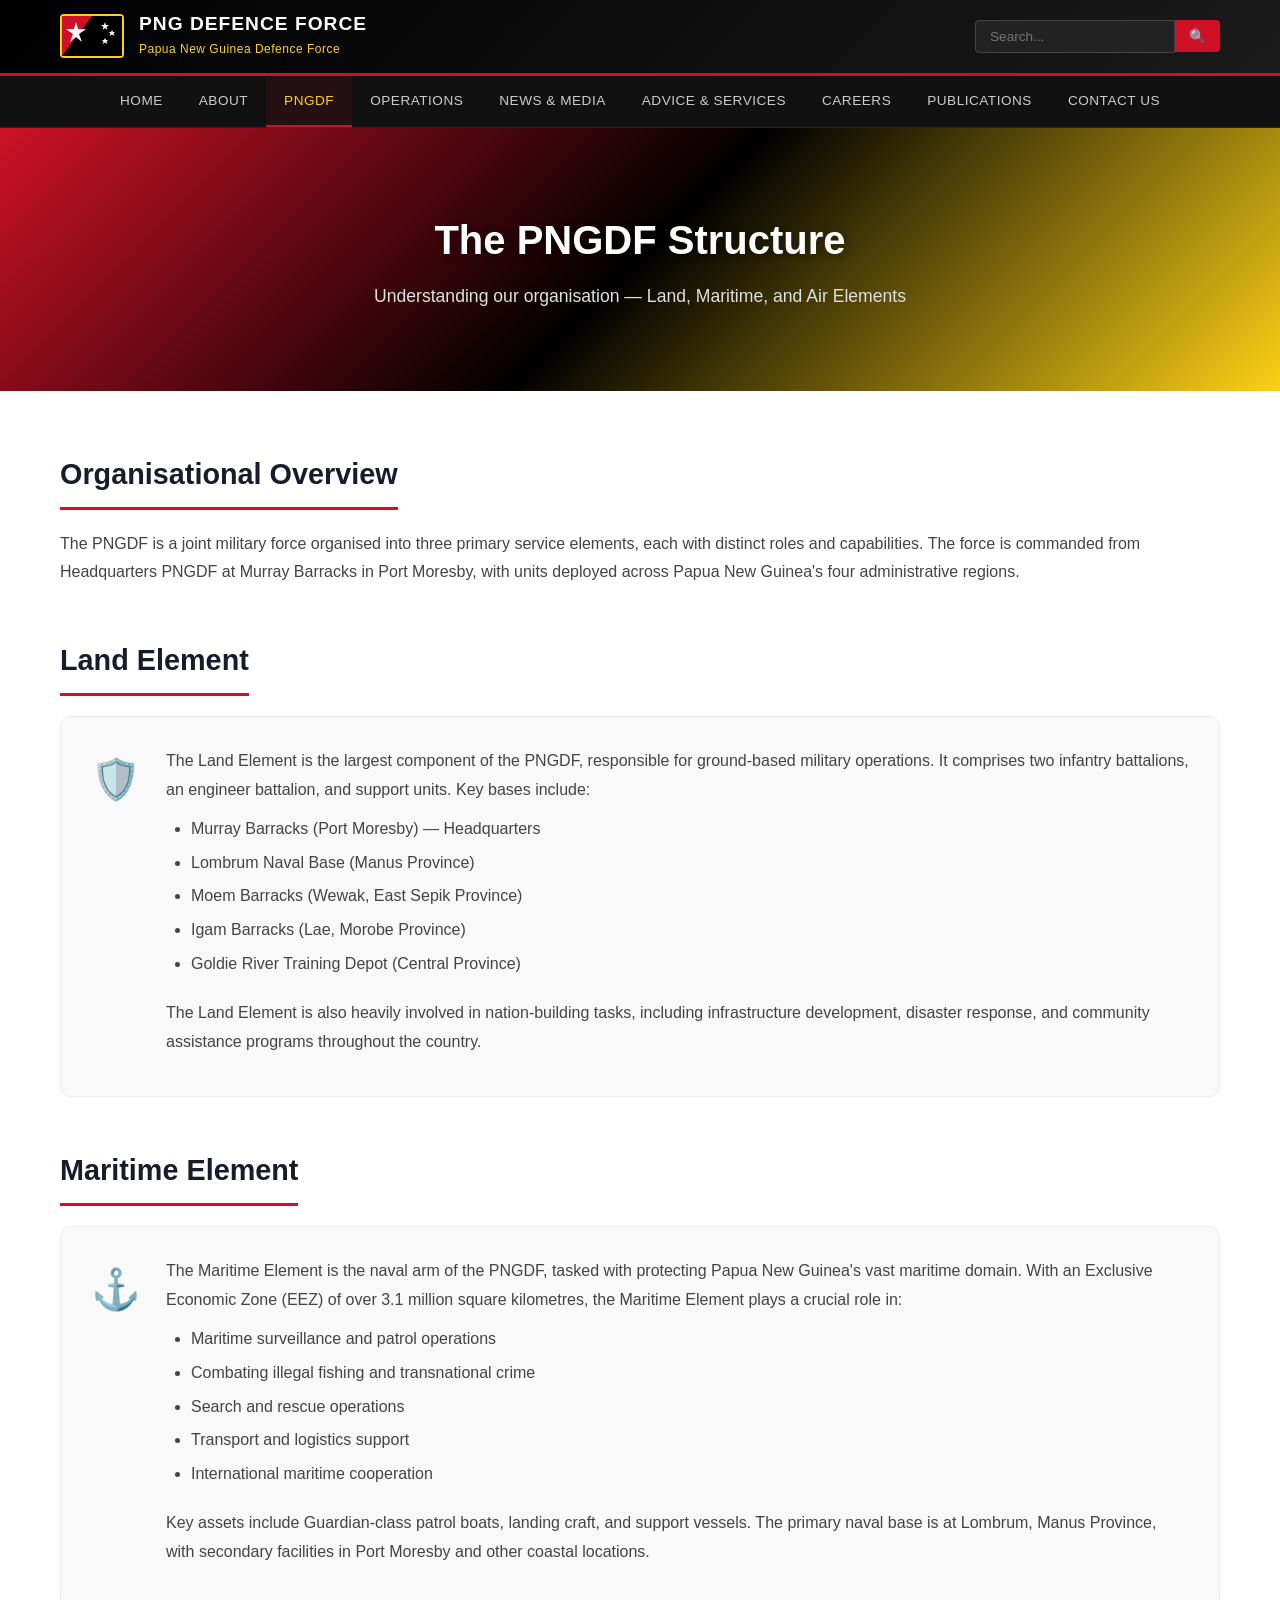
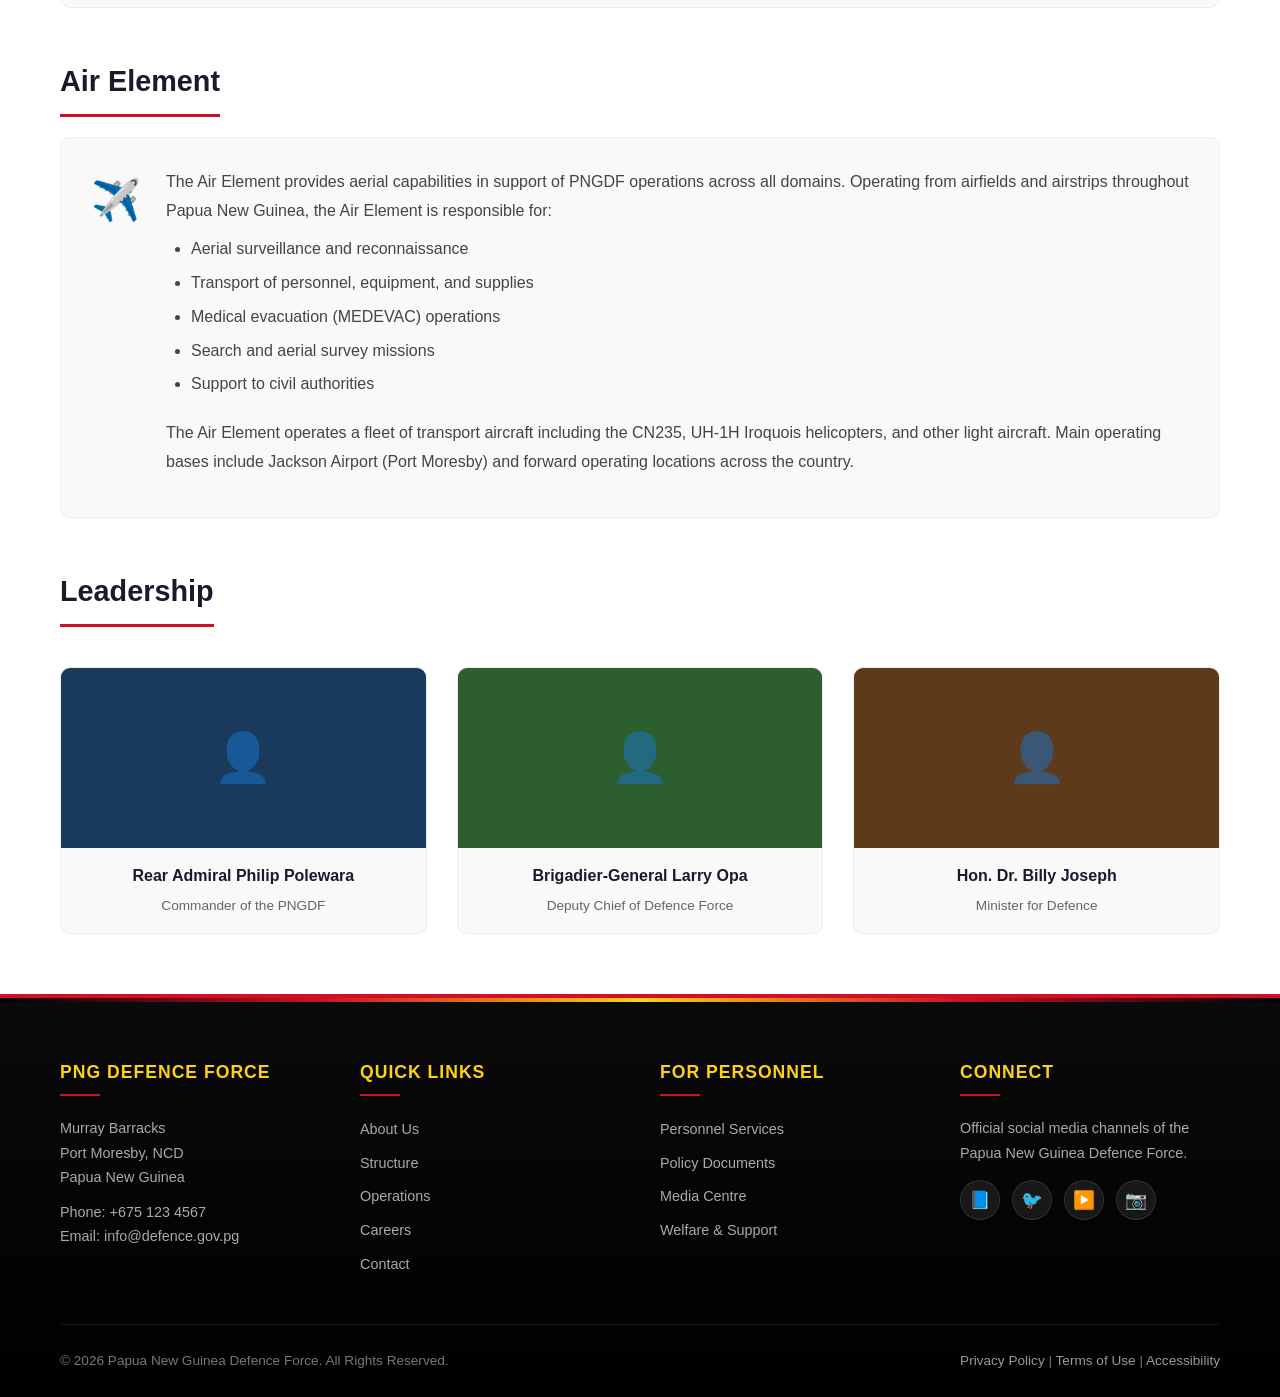
<file: pngdf.html>
<!DOCTYPE html>
<html lang="en">
<head>
    <meta charset="UTF-8">
    <meta name="viewport" content="width=device-width, initial-scale=1.0">
    <title>PNGDF Structure - Papua New Guinea Defence Force</title>
    <link rel="icon" type="image/png" href="pg.png">
    <link rel="stylesheet" href="styles.css">
</head>
<body>
    <header>
        <div class="header-top">
            <div class="container">
                <div class="logo">
                    <div class="flag-logo">
                        <svg viewBox="0 0 60 40" width="60" height="40">
                            <rect width="60" height="40" fill="#000"/>
                            <polygon points="0,0 30,0 0,40" fill="#CE1126"/>
                            <g transform="translate(6,6)">
                                <polygon points="8,0 10,7 18,7 11,12 14,20 8,15 2,20 5,12 -2,7 6,7" fill="#FFF"/>
                            </g>
                            <g transform="translate(38,6)">
                                <polygon points="5,0 6,3 9,3 6.5,5 7.5,8 5,6 2.5,8 3.5,5 1,3 4,3" fill="#FFF"/>
                                <polygon points="12,8 13,10 15,10 13.5,11.5 14.5,14 12,12.5 9.5,14 10.5,11.5 9,10 11,10" fill="#FFF"/>
                                <polygon points="5,16 6,18 8,18 6.5,19.5 7.5,22 5,20.5 2.5,22 3.5,19.5 2,18 4,18" fill="#FFF"/>
                            </g>
                        </svg>
                    </div>
                    <div class="logo-text">
                        <h1>PNG DEFENCE FORCE</h1>
                        <span>Papua New Guinea Defence Force</span>
                    </div>
                </div>
                <div class="search-box">
                    <input type="text" placeholder="Search...">
                    <button>🔍</button>
                </div>
            </div>
        </div>
        <nav>
            <div class="container">
                <ul class="nav-menu">
                    <li><a href="index.html">Home</a></li>
                    <li><a href="about.html">About</a></li>
                    <li><a href="pngdf.html" class="active">PNGDF</a></li>
                    <li><a href="operations.html">Operations</a></li>
                    <li><a href="news.html">News & Media</a></li>
                    <li><a href="services.html">Advice & Services</a></li>
                    <li><a href="careers.html">Careers</a></li>
                    <li><a href="publications.html">Publications</a></li>
                    <li><a href="contact.html">Contact Us</a></li>
                </ul>
            </div>
        </nav>
    </header>

    <main>
        <section class="page-banner" style="background: linear-gradient(135deg, #CE1126 0%, #000 50%, #FCD116 100%);">
            <div class="container">
                <h1>The PNGDF Structure</h1>
                <p>Understanding our organisation — Land, Maritime, and Air Elements</p>
            </div>
        </section>

        <section class="page-content">
            <div class="container">
                <div class="content-section">
                    <h2>Organisational Overview</h2>
                    <p>The PNGDF is a joint military force organised into three primary service elements, each with distinct roles and capabilities. The force is commanded from Headquarters PNGDF at Murray Barracks in Port Moresby, with units deployed across Papua New Guinea's four administrative regions.</p>
                </div>

                <div class="content-section">
                    <h2>Land Element</h2>
                    <div class="element-card">
                        <div class="element-icon">🛡️</div>
                        <div class="element-info">
                            <p>The Land Element is the largest component of the PNGDF, responsible for ground-based military operations. It comprises two infantry battalions, an engineer battalion, and support units. Key bases include:</p>
                            <ul>
                                <li>Murray Barracks (Port Moresby) — Headquarters</li>
                                <li>Lombrum Naval Base (Manus Province)</li>
                                <li>Moem Barracks (Wewak, East Sepik Province)</li>
                                <li>Igam Barracks (Lae, Morobe Province)</li>
                                <li>Goldie River Training Depot (Central Province)</li>
                            </ul>
                            <p>The Land Element is also heavily involved in nation-building tasks, including infrastructure development, disaster response, and community assistance programs throughout the country.</p>
                        </div>
                    </div>
                </div>

                <div class="content-section">
                    <h2>Maritime Element</h2>
                    <div class="element-card">
                        <div class="element-icon">⚓</div>
                        <div class="element-info">
                            <p>The Maritime Element is the naval arm of the PNGDF, tasked with protecting Papua New Guinea's vast maritime domain. With an Exclusive Economic Zone (EEZ) of over 3.1 million square kilometres, the Maritime Element plays a crucial role in:</p>
                            <ul>
                                <li>Maritime surveillance and patrol operations</li>
                                <li>Combating illegal fishing and transnational crime</li>
                                <li>Search and rescue operations</li>
                                <li>Transport and logistics support</li>
                                <li>International maritime cooperation</li>
                            </ul>
                            <p>Key assets include Guardian-class patrol boats, landing craft, and support vessels. The primary naval base is at Lombrum, Manus Province, with secondary facilities in Port Moresby and other coastal locations.</p>
                        </div>
                    </div>
                </div>

                <div class="content-section">
                    <h2>Air Element</h2>
                    <div class="element-card">
                        <div class="element-icon">✈️</div>
                        <div class="element-info">
                            <p>The Air Element provides aerial capabilities in support of PNGDF operations across all domains. Operating from airfields and airstrips throughout Papua New Guinea, the Air Element is responsible for:</p>
                            <ul>
                                <li>Aerial surveillance and reconnaissance</li>
                                <li>Transport of personnel, equipment, and supplies</li>
                                <li>Medical evacuation (MEDEVAC) operations</li>
                                <li>Search and aerial survey missions</li>
                                <li>Support to civil authorities</li>
                            </ul>
                            <p>The Air Element operates a fleet of transport aircraft including the CN235, UH-1H Iroquois helicopters, and other light aircraft. Main operating bases include Jackson Airport (Port Moresby) and forward operating locations across the country.</p>
                        </div>
                    </div>
                </div>

                <div class="content-section">
                    <h2>Leadership</h2>
                    <div class="leadership-grid">
                        <div class="leader-card">
                            <div class="leader-img" style="background:#1a3a5c;"></div>
                            <h4>Rear Admiral Philip Polewara</h4>
                            <p>Commander of the PNGDF</p>
                        </div>
                        <div class="leader-card">
                            <div class="leader-img" style="background:#2c5f2d;"></div>
                            <h4>Brigadier-General Larry Opa</h4>
                            <p>Deputy Chief of Defence Force</p>
                        </div>
                        <div class="leader-card">
                            <div class="leader-img" style="background:#5c3a1a;"></div>
                            <h4>Hon. Dr. Billy Joseph</h4>
                            <p>Minister for Defence</p>
                        </div>
                    </div>
                </div>
            </div>
        </section>
    </main>

    <footer>
        <div class="container">
            <div class="footer-grid">
                <div class="footer-col">
                    <h3>PNG Defence Force</h3>
                    <p>Murray Barracks<br>Port Moresby, NCD<br>Papua New Guinea</p>
                    <p>Phone: +675 123 4567<br>Email: info@defence.gov.pg</p>
                </div>
                <div class="footer-col">
                    <h3>Quick Links</h3>
                    <ul>
                        <li><a href="about.html">About Us</a></li>
                        <li><a href="pngdf.html">Structure</a></li>
                        <li><a href="operations.html">Operations</a></li>
                        <li><a href="careers.html">Careers</a></li>
                        <li><a href="contact.html">Contact</a></li>
                    </ul>
                </div>
                <div class="footer-col">
                    <h3>For Personnel</h3>
                    <ul>
                        <li><a href="services.html">Personnel Services</a></li>
                        <li><a href="publications.html">Policy Documents</a></li>
                        <li><a href="news.html">Media Centre</a></li>
                        <li><a href="services.html">Welfare & Support</a></li>
                    </ul>
                </div>
                <div class="footer-col">
                    <h3>Connect</h3>
                    <p>Official social media channels of the Papua New Guinea Defence Force.</p>
                    <div class="social-links">
                        <a href="#" aria-label="Facebook">📘</a>
                        <a href="#" aria-label="Twitter">🐦</a>
                        <a href="#" aria-label="YouTube">▶️</a>
                        <a href="#" aria-label="Instagram">📷</a>
                    </div>
                </div>
            </div>
            <div class="footer-bottom">
                <p>&copy; 2026 Papua New Guinea Defence Force. All Rights Reserved.</p>
                <p><a href="#">Privacy Policy</a> | <a href="#">Terms of Use</a> | <a href="#">Accessibility</a></p>
            </div>
        </div>
    </footer>

    <script src="script.js"></script>
</body>
</html>
</file>
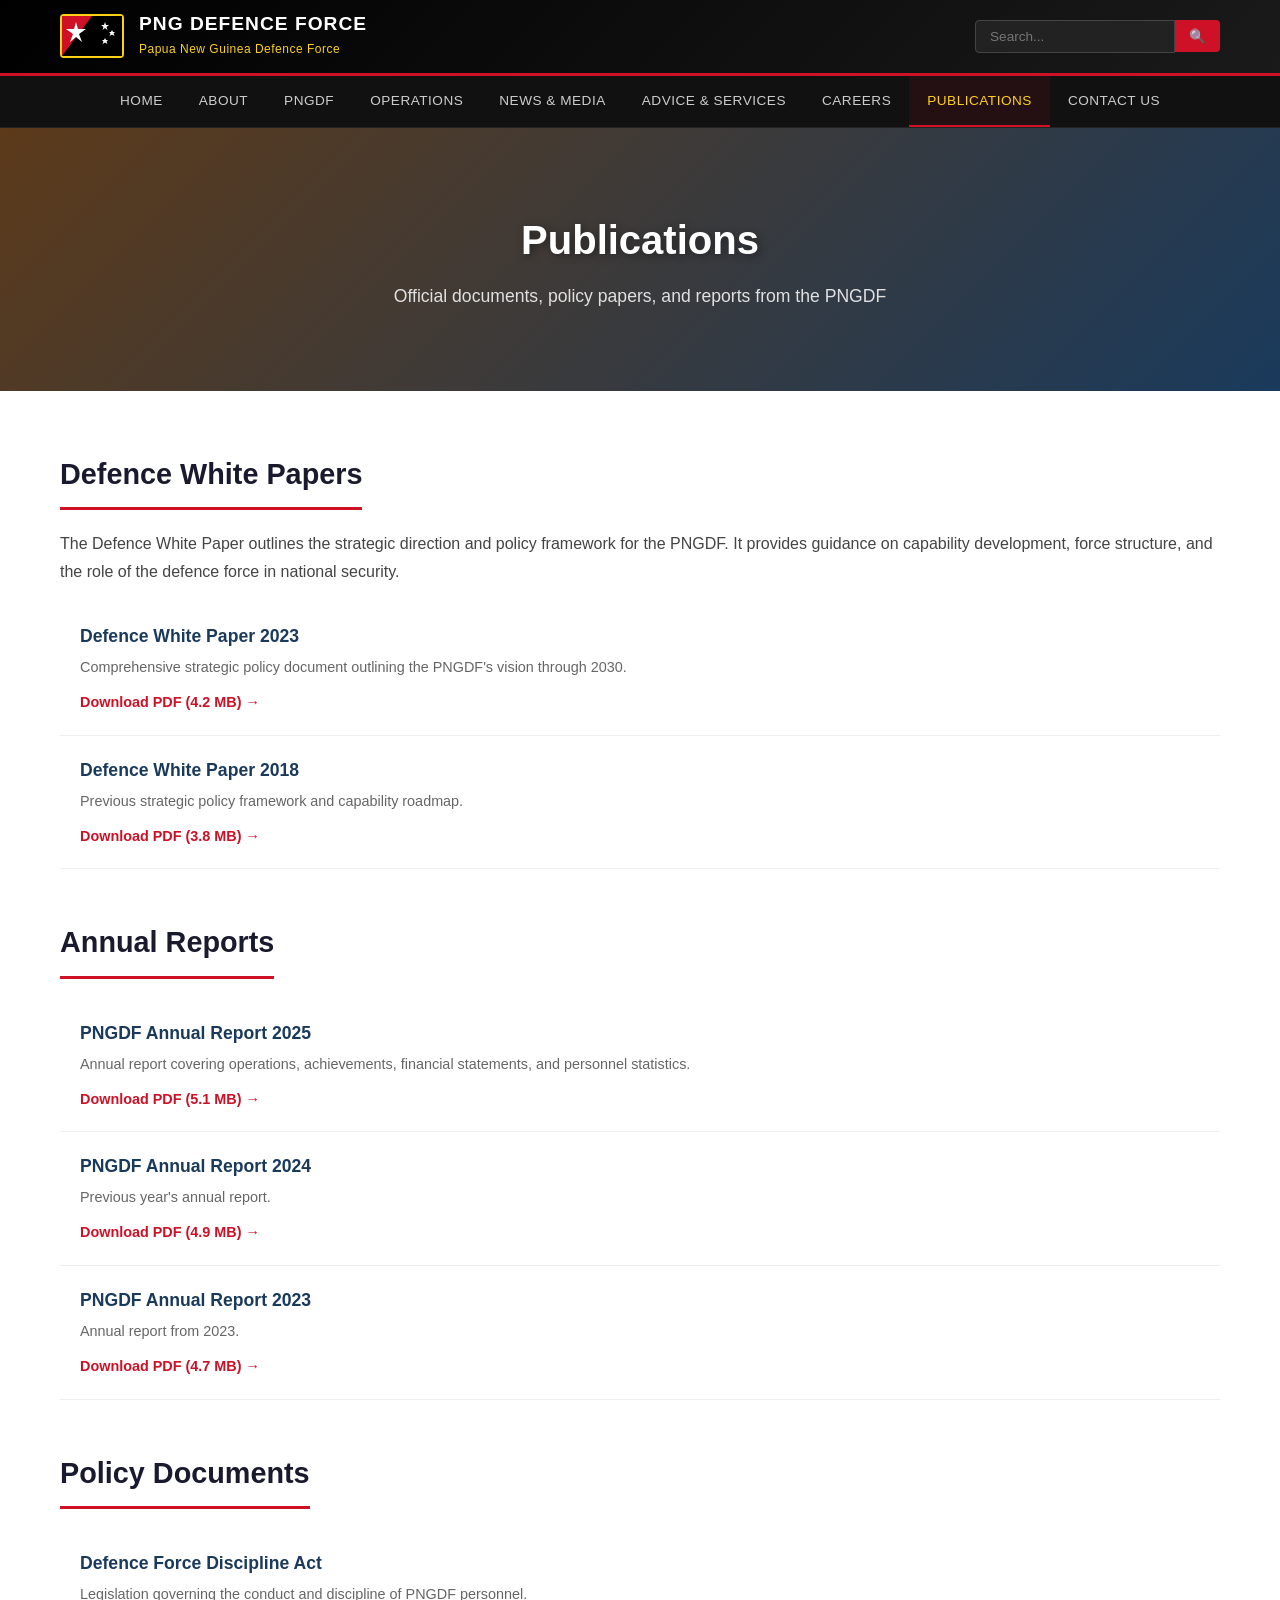
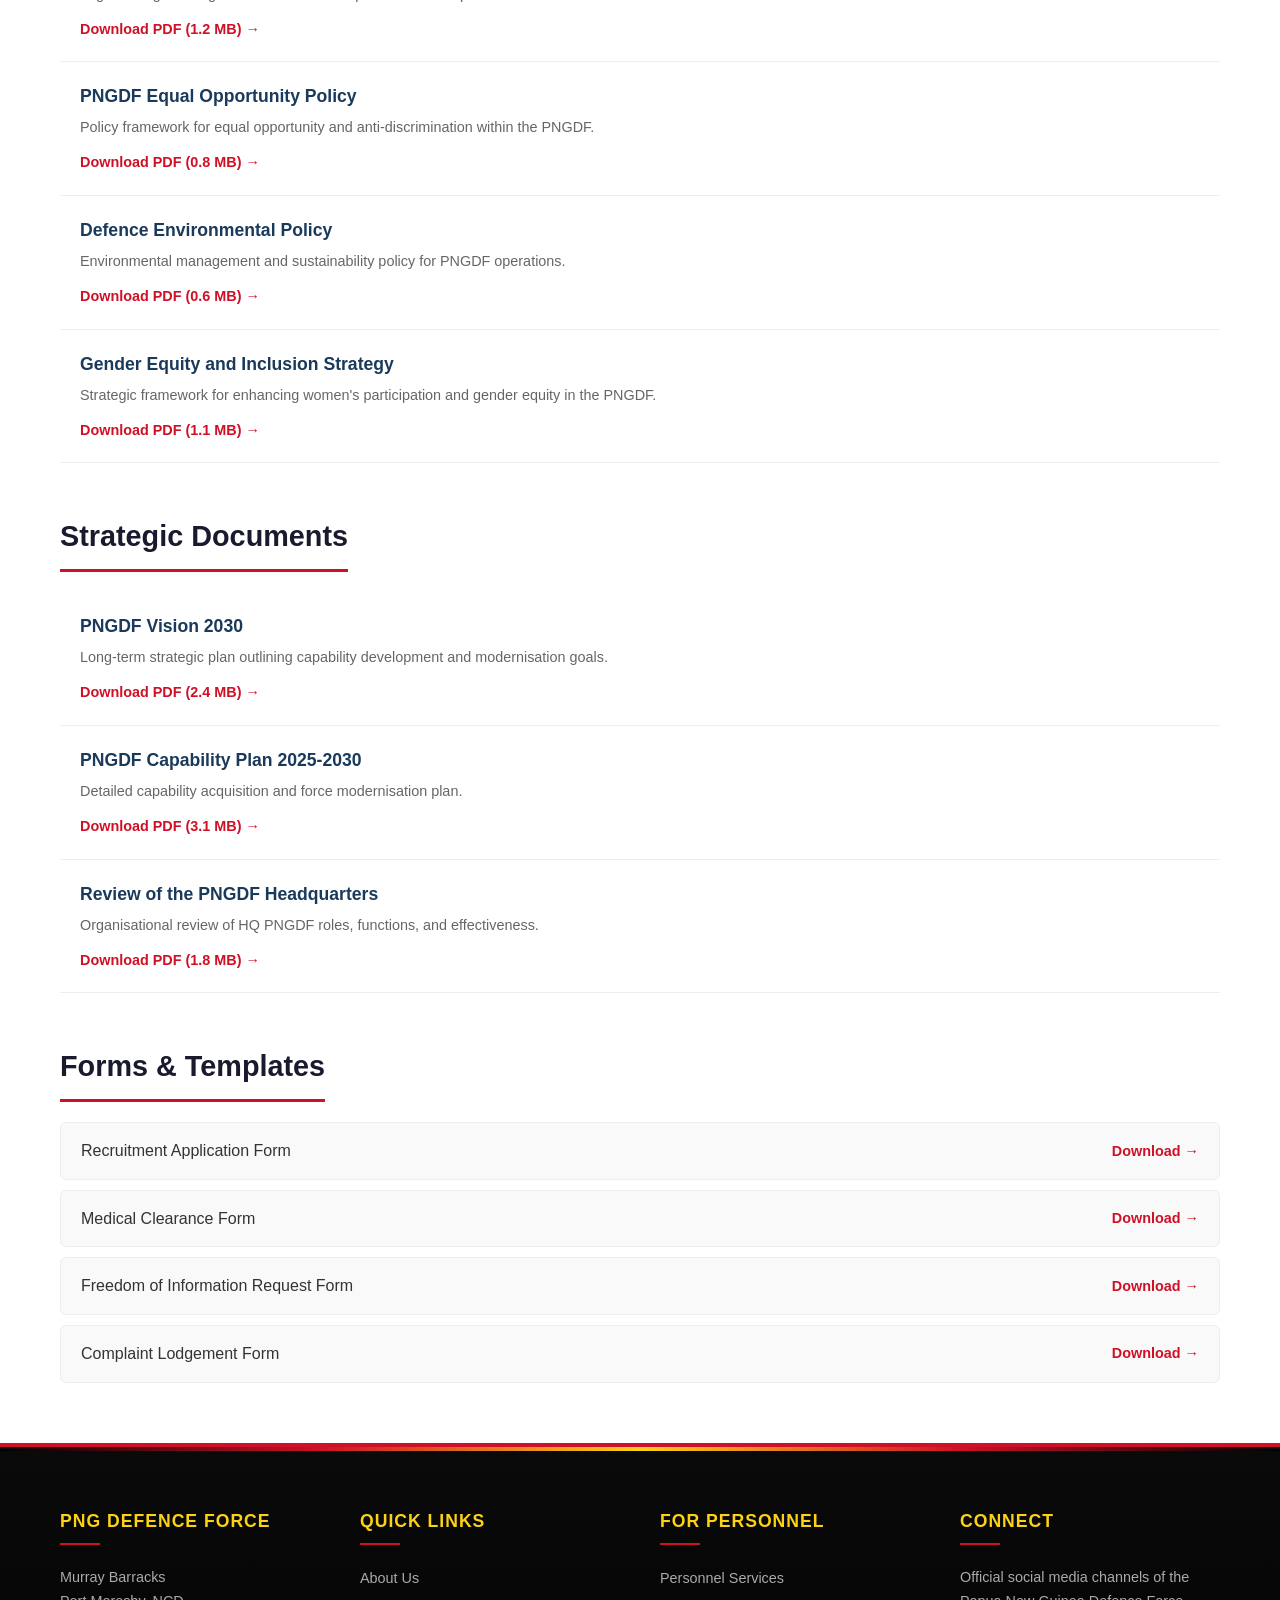
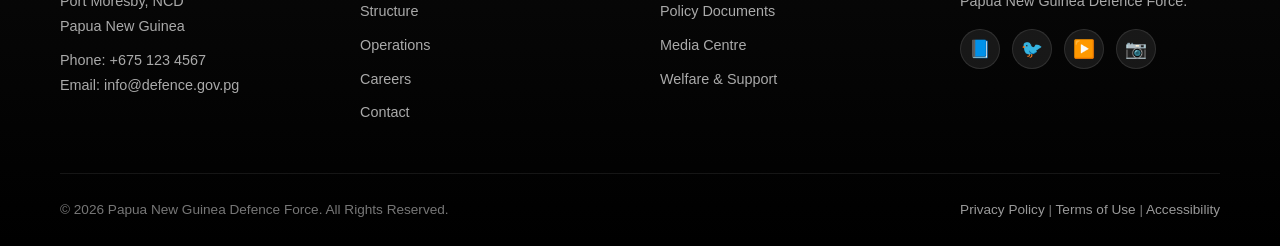
<file: publications.html>
<!DOCTYPE html>
<html lang="en">
<head>
    <meta charset="UTF-8">
    <meta name="viewport" content="width=device-width, initial-scale=1.0">
    <title>Publications - Papua New Guinea Defence Force</title>
    <link rel="icon" type="image/png" href="pg.png">
    <link rel="stylesheet" href="styles.css">
</head>
<body>
    <header>
        <div class="header-top">
            <div class="container">
                <div class="logo">
                    <div class="flag-logo">
                        <svg viewBox="0 0 60 40" width="60" height="40">
                            <rect width="60" height="40" fill="#000"/>
                            <polygon points="0,0 30,0 0,40" fill="#CE1126"/>
                            <g transform="translate(6,6)">
                                <polygon points="8,0 10,7 18,7 11,12 14,20 8,15 2,20 5,12 -2,7 6,7" fill="#FFF"/>
                            </g>
                            <g transform="translate(38,6)">
                                <polygon points="5,0 6,3 9,3 6.5,5 7.5,8 5,6 2.5,8 3.5,5 1,3 4,3" fill="#FFF"/>
                                <polygon points="12,8 13,10 15,10 13.5,11.5 14.5,14 12,12.5 9.5,14 10.5,11.5 9,10 11,10" fill="#FFF"/>
                                <polygon points="5,16 6,18 8,18 6.5,19.5 7.5,22 5,20.5 2.5,22 3.5,19.5 2,18 4,18" fill="#FFF"/>
                            </g>
                        </svg>
                    </div>
                    <div class="logo-text">
                        <h1>PNG DEFENCE FORCE</h1>
                        <span>Papua New Guinea Defence Force</span>
                    </div>
                </div>
                <div class="search-box">
                    <input type="text" placeholder="Search...">
                    <button>🔍</button>
                </div>
            </div>
        </div>
        <nav>
            <div class="container">
                <ul class="nav-menu">
                    <li><a href="index.html">Home</a></li>
                    <li><a href="about.html">About</a></li>
                    <li><a href="pngdf.html">PNGDF</a></li>
                    <li><a href="operations.html">Operations</a></li>
                    <li><a href="news.html">News & Media</a></li>
                    <li><a href="services.html">Advice & Services</a></li>
                    <li><a href="careers.html">Careers</a></li>
                    <li><a href="publications.html" class="active">Publications</a></li>
                    <li><a href="contact.html">Contact Us</a></li>
                </ul>
            </div>
        </nav>
    </header>

    <main>
        <section class="page-banner" style="background: linear-gradient(135deg, #5c3a1a 0%, #1a3a5c 100%);">
            <div class="container">
                <h1>Publications</h1>
                <p>Official documents, policy papers, and reports from the PNGDF</p>
            </div>
        </section>

        <section class="page-content">
            <div class="container">
                <div class="content-section">
                    <h2>Defence White Papers</h2>
                    <p>The Defence White Paper outlines the strategic direction and policy framework for the PNGDF. It provides guidance on capability development, force structure, and the role of the defence force in national security.</p>
                    <div class="pub-item">
                        <h3>Defence White Paper 2023</h3>
                        <p>Comprehensive strategic policy document outlining the PNGDF's vision through 2030.</p>
                        <a href="#" class="download-link">Download PDF (4.2 MB) →</a>
                    </div>
                    <div class="pub-item">
                        <h3>Defence White Paper 2018</h3>
                        <p>Previous strategic policy framework and capability roadmap.</p>
                        <a href="#" class="download-link">Download PDF (3.8 MB) →</a>
                    </div>
                </div>

                <div class="content-section">
                    <h2>Annual Reports</h2>
                    <div class="pub-item">
                        <h3>PNGDF Annual Report 2025</h3>
                        <p>Annual report covering operations, achievements, financial statements, and personnel statistics.</p>
                        <a href="#" class="download-link">Download PDF (5.1 MB) →</a>
                    </div>
                    <div class="pub-item">
                        <h3>PNGDF Annual Report 2024</h3>
                        <p>Previous year's annual report.</p>
                        <a href="#" class="download-link">Download PDF (4.9 MB) →</a>
                    </div>
                    <div class="pub-item">
                        <h3>PNGDF Annual Report 2023</h3>
                        <p>Annual report from 2023.</p>
                        <a href="#" class="download-link">Download PDF (4.7 MB) →</a>
                    </div>
                </div>

                <div class="content-section">
                    <h2>Policy Documents</h2>
                    <div class="pub-item">
                        <h3>Defence Force Discipline Act</h3>
                        <p>Legislation governing the conduct and discipline of PNGDF personnel.</p>
                        <a href="#" class="download-link">Download PDF (1.2 MB) →</a>
                    </div>
                    <div class="pub-item">
                        <h3>PNGDF Equal Opportunity Policy</h3>
                        <p>Policy framework for equal opportunity and anti-discrimination within the PNGDF.</p>
                        <a href="#" class="download-link">Download PDF (0.8 MB) →</a>
                    </div>
                    <div class="pub-item">
                        <h3>Defence Environmental Policy</h3>
                        <p>Environmental management and sustainability policy for PNGDF operations.</p>
                        <a href="#" class="download-link">Download PDF (0.6 MB) →</a>
                    </div>
                    <div class="pub-item">
                        <h3>Gender Equity and Inclusion Strategy</h3>
                        <p>Strategic framework for enhancing women's participation and gender equity in the PNGDF.</p>
                        <a href="#" class="download-link">Download PDF (1.1 MB) →</a>
                    </div>
                </div>

                <div class="content-section">
                    <h2>Strategic Documents</h2>
                    <div class="pub-item">
                        <h3>PNGDF Vision 2030</h3>
                        <p>Long-term strategic plan outlining capability development and modernisation goals.</p>
                        <a href="#" class="download-link">Download PDF (2.4 MB) →</a>
                    </div>
                    <div class="pub-item">
                        <h3>PNGDF Capability Plan 2025-2030</h3>
                        <p>Detailed capability acquisition and force modernisation plan.</p>
                        <a href="#" class="download-link">Download PDF (3.1 MB) →</a>
                    </div>
                    <div class="pub-item">
                        <h3>Review of the PNGDF Headquarters</h3>
                        <p>Organisational review of HQ PNGDF roles, functions, and effectiveness.</p>
                        <a href="#" class="download-link">Download PDF (1.8 MB) →</a>
                    </div>
                </div>

                <div class="content-section">
                    <h2>Forms & Templates</h2>
                    <div class="pub-downloads">
                        <div class="download-item">
                            <span>Recruitment Application Form</span>
                            <a href="#" class="download-link">Download →</a>
                        </div>
                        <div class="download-item">
                            <span>Medical Clearance Form</span>
                            <a href="#" class="download-link">Download →</a>
                        </div>
                        <div class="download-item">
                            <span>Freedom of Information Request Form</span>
                            <a href="#" class="download-link">Download →</a>
                        </div>
                        <div class="download-item">
                            <span>Complaint Lodgement Form</span>
                            <a href="#" class="download-link">Download →</a>
                        </div>
                    </div>
                </div>
            </div>
        </section>
    </main>

    <footer>
        <div class="container">
            <div class="footer-grid">
                <div class="footer-col">
                    <h3>PNG Defence Force</h3>
                    <p>Murray Barracks<br>Port Moresby, NCD<br>Papua New Guinea</p>
                    <p>Phone: +675 123 4567<br>Email: info@defence.gov.pg</p>
                </div>
                <div class="footer-col">
                    <h3>Quick Links</h3>
                    <ul>
                        <li><a href="about.html">About Us</a></li>
                        <li><a href="pngdf.html">Structure</a></li>
                        <li><a href="operations.html">Operations</a></li>
                        <li><a href="careers.html">Careers</a></li>
                        <li><a href="contact.html">Contact</a></li>
                    </ul>
                </div>
                <div class="footer-col">
                    <h3>For Personnel</h3>
                    <ul>
                        <li><a href="services.html">Personnel Services</a></li>
                        <li><a href="publications.html">Policy Documents</a></li>
                        <li><a href="news.html">Media Centre</a></li>
                        <li><a href="services.html">Welfare & Support</a></li>
                    </ul>
                </div>
                <div class="footer-col">
                    <h3>Connect</h3>
                    <p>Official social media channels of the Papua New Guinea Defence Force.</p>
                    <div class="social-links">
                        <a href="#" aria-label="Facebook">📘</a>
                        <a href="#" aria-label="Twitter">🐦</a>
                        <a href="#" aria-label="YouTube">▶️</a>
                        <a href="#" aria-label="Instagram">📷</a>
                    </div>
                </div>
            </div>
            <div class="footer-bottom">
                <p>&copy; 2026 Papua New Guinea Defence Force. All Rights Reserved.</p>
                <p><a href="#">Privacy Policy</a> | <a href="#">Terms of Use</a> | <a href="#">Accessibility</a></p>
            </div>
        </div>
    </footer>

    <script src="script.js"></script>
</body>
</html>
</file>
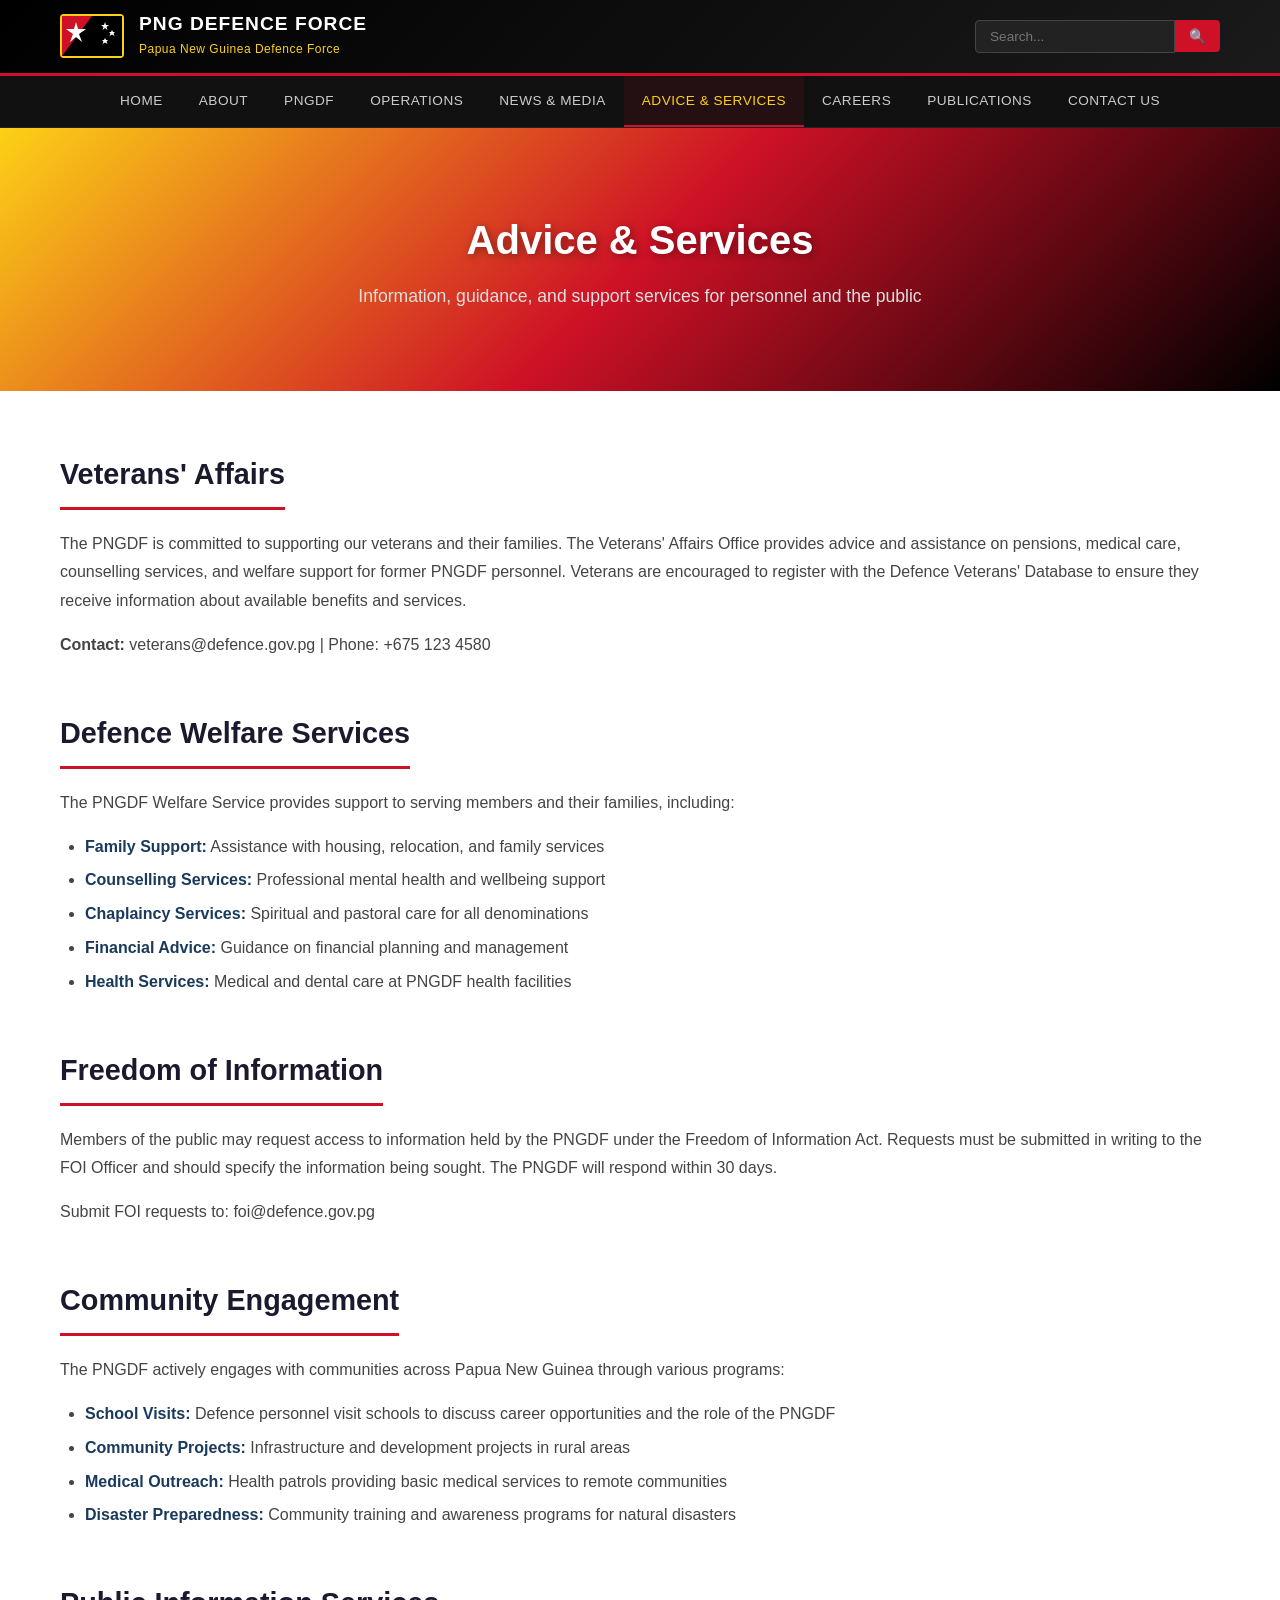
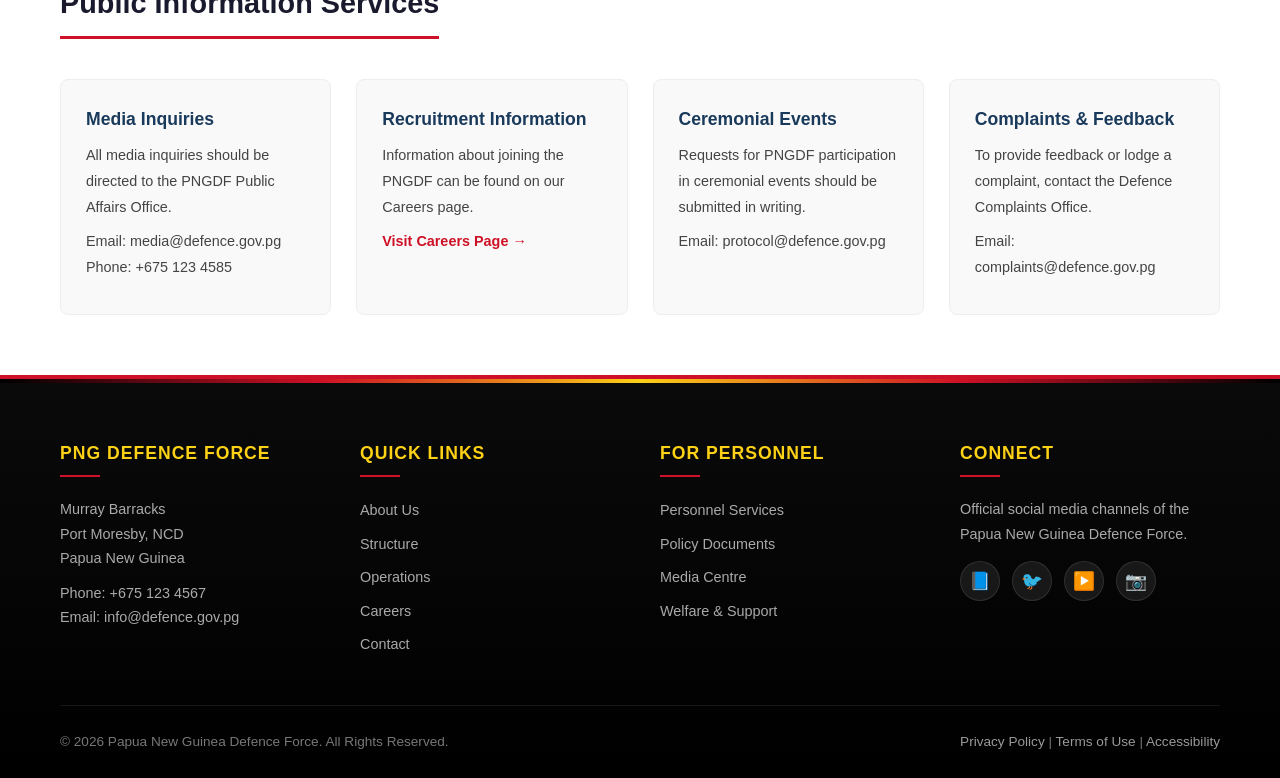
<file: services.htm>
<!DOCTYPE html>
<html lang="en">
<head>
    <meta charset="UTF-8">
    <meta name="viewport" content="width=device-width, initial-scale=1.0">
    <title>Advice & Services - Papua New Guinea Defence Force</title>
    <link rel="stylesheet" href="styles.css">
</head>
<body>
    <header>
        <div class="header-top">
            <div class="container">
                <div class="logo">
                    <div class="flag-logo">
                        <svg viewBox="0 0 60 40" width="60" height="40">
                            <rect width="60" height="40" fill="#000"/>
                            <polygon points="0,0 30,0 0,40" fill="#CE1126"/>
                            <g transform="translate(6,6)">
                                <polygon points="8,0 10,7 18,7 11,12 14,20 8,15 2,20 5,12 -2,7 6,7" fill="#FFF"/>
                            </g>
                            <g transform="translate(38,6)">
                                <polygon points="5,0 6,3 9,3 6.5,5 7.5,8 5,6 2.5,8 3.5,5 1,3 4,3" fill="#FFF"/>
                                <polygon points="12,8 13,10 15,10 13.5,11.5 14.5,14 12,12.5 9.5,14 10.5,11.5 9,10 11,10" fill="#FFF"/>
                                <polygon points="5,16 6,18 8,18 6.5,19.5 7.5,22 5,20.5 2.5,22 3.5,19.5 2,18 4,18" fill="#FFF"/>
                            </g>
                        </svg>
                    </div>
                    <div class="logo-text">
                        <h1>PNG DEFENCE FORCE</h1>
                        <span>Papua New Guinea Defence Force</span>
                    </div>
                </div>
                <div class="search-box">
                    <input type="text" placeholder="Search...">
                    <button>🔍</button>
                </div>
            </div>
        </div>
        <nav>
            <div class="container">
                <ul class="nav-menu">
                    <li><a href="index.html">Home</a></li>
                    <li><a href="about.html">About</a></li>
                    <li><a href="pngdf.html">PNGDF</a></li>
                    <li><a href="operations.html">Operations</a></li>
                    <li><a href="news.html">News & Media</a></li>
                    <li><a href="services.html" class="active">Advice & Services</a></li>
                    <li><a href="careers.html">Careers</a></li>
                    <li><a href="publications.html">Publications</a></li>
                    <li><a href="contact.html">Contact Us</a></li>
                </ul>
            </div>
        </nav>
    </header>

    <main>
        <section class="page-banner" style="background: linear-gradient(135deg, #FCD116 0%, #CE1126 50%, #000 100%);">
            <div class="container">
                <h1>Advice & Services</h1>
                <p>Information, guidance, and support services for personnel and the public</p>
            </div>
        </section>

        <section class="page-content">
            <div class="container">
                <div class="content-section">
                    <h2>Veterans' Affairs</h2>
                    <p>The PNGDF is committed to supporting our veterans and their families. The Veterans' Affairs Office provides advice and assistance on pensions, medical care, counselling services, and welfare support for former PNGDF personnel. Veterans are encouraged to register with the Defence Veterans' Database to ensure they receive information about available benefits and services.</p>
                    <p><strong>Contact:</strong> veterans@defence.gov.pg | Phone: +675 123 4580</p>
                </div>

                <div class="content-section">
                    <h2>Defence Welfare Services</h2>
                    <p>The PNGDF Welfare Service provides support to serving members and their families, including:</p>
                    <ul>
                        <li><strong>Family Support:</strong> Assistance with housing, relocation, and family services</li>
                        <li><strong>Counselling Services:</strong> Professional mental health and wellbeing support</li>
                        <li><strong>Chaplaincy Services:</strong> Spiritual and pastoral care for all denominations</li>
                        <li><strong>Financial Advice:</strong> Guidance on financial planning and management</li>
                        <li><strong>Health Services:</strong> Medical and dental care at PNGDF health facilities</li>
                    </ul>
                </div>

                <div class="content-section">
                    <h2>Freedom of Information</h2>
                    <p>Members of the public may request access to information held by the PNGDF under the Freedom of Information Act. Requests must be submitted in writing to the FOI Officer and should specify the information being sought. The PNGDF will respond within 30 days.</p>
                    <p>Submit FOI requests to: foi@defence.gov.pg</p>
                </div>

                <div class="content-section">
                    <h2>Community Engagement</h2>
                    <p>The PNGDF actively engages with communities across Papua New Guinea through various programs:</p>
                    <ul>
                        <li><strong>School Visits:</strong> Defence personnel visit schools to discuss career opportunities and the role of the PNGDF</li>
                        <li><strong>Community Projects:</strong> Infrastructure and development projects in rural areas</li>
                        <li><strong>Medical Outreach:</strong> Health patrols providing basic medical services to remote communities</li>
                        <li><strong>Disaster Preparedness:</strong> Community training and awareness programs for natural disasters</li>
                    </ul>
                </div>

                <div class="content-section">
                    <h2>Public Information Services</h2>
                    <div class="services-grid">
                        <div class="service-card">
                            <h3>Media Inquiries</h3>
                            <p>All media inquiries should be directed to the PNGDF Public Affairs Office.</p>
                            <p>Email: media@defence.gov.pg<br>Phone: +675 123 4585</p>
                        </div>
                        <div class="service-card">
                            <h3>Recruitment Information</h3>
                            <p>Information about joining the PNGDF can be found on our Careers page.</p>
                            <p><a href="careers.html">Visit Careers Page →</a></p>
                        </div>
                        <div class="service-card">
                            <h3>Ceremonial Events</h3>
                            <p>Requests for PNGDF participation in ceremonial events should be submitted in writing.</p>
                            <p>Email: protocol@defence.gov.pg</p>
                        </div>
                        <div class="service-card">
                            <h3>Complaints & Feedback</h3>
                            <p>To provide feedback or lodge a complaint, contact the Defence Complaints Office.</p>
                            <p>Email: complaints@defence.gov.pg</p>
                        </div>
                    </div>
                </div>
            </div>
        </section>
    </main>

    <footer>
        <div class="container">
            <div class="footer-grid">
                <div class="footer-col">
                    <h3>PNG Defence Force</h3>
                    <p>Murray Barracks<br>Port Moresby, NCD<br>Papua New Guinea</p>
                    <p>Phone: +675 123 4567<br>Email: info@defence.gov.pg</p>
                </div>
                <div class="footer-col">
                    <h3>Quick Links</h3>
                    <ul>
                        <li><a href="about.html">About Us</a></li>
                        <li><a href="pngdf.html">Structure</a></li>
                        <li><a href="operations.html">Operations</a></li>
                        <li><a href="careers.html">Careers</a></li>
                        <li><a href="contact.html">Contact</a></li>
                    </ul>
                </div>
                <div class="footer-col">
                    <h3>For Personnel</h3>
                    <ul>
                        <li><a href="services.html">Personnel Services</a></li>
                        <li><a href="publications.html">Policy Documents</a></li>
                        <li><a href="news.html">Media Centre</a></li>
                        <li><a href="services.html">Welfare & Support</a></li>
                    </ul>
                </div>
                <div class="footer-col">
                    <h3>Connect</h3>
                    <p>Official social media channels of the Papua New Guinea Defence Force.</p>
                    <div class="social-links">
                        <a href="#" aria-label="Facebook">📘</a>
                        <a href="#" aria-label="Twitter">🐦</a>
                        <a href="#" aria-label="YouTube">▶️</a>
                        <a href="#" aria-label="Instagram">📷</a>
                    </div>
                </div>
            </div>
            <div class="footer-bottom">
                <p>&copy; 2026 Papua New Guinea Defence Force. All Rights Reserved.</p>
                <p><a href="#">Privacy Policy</a> | <a href="#">Terms of Use</a> | <a href="#">Accessibility</a></p>
            </div>
        </div>
    </footer>

    <script src="script.js"></script>
</body>
</html>
</file>
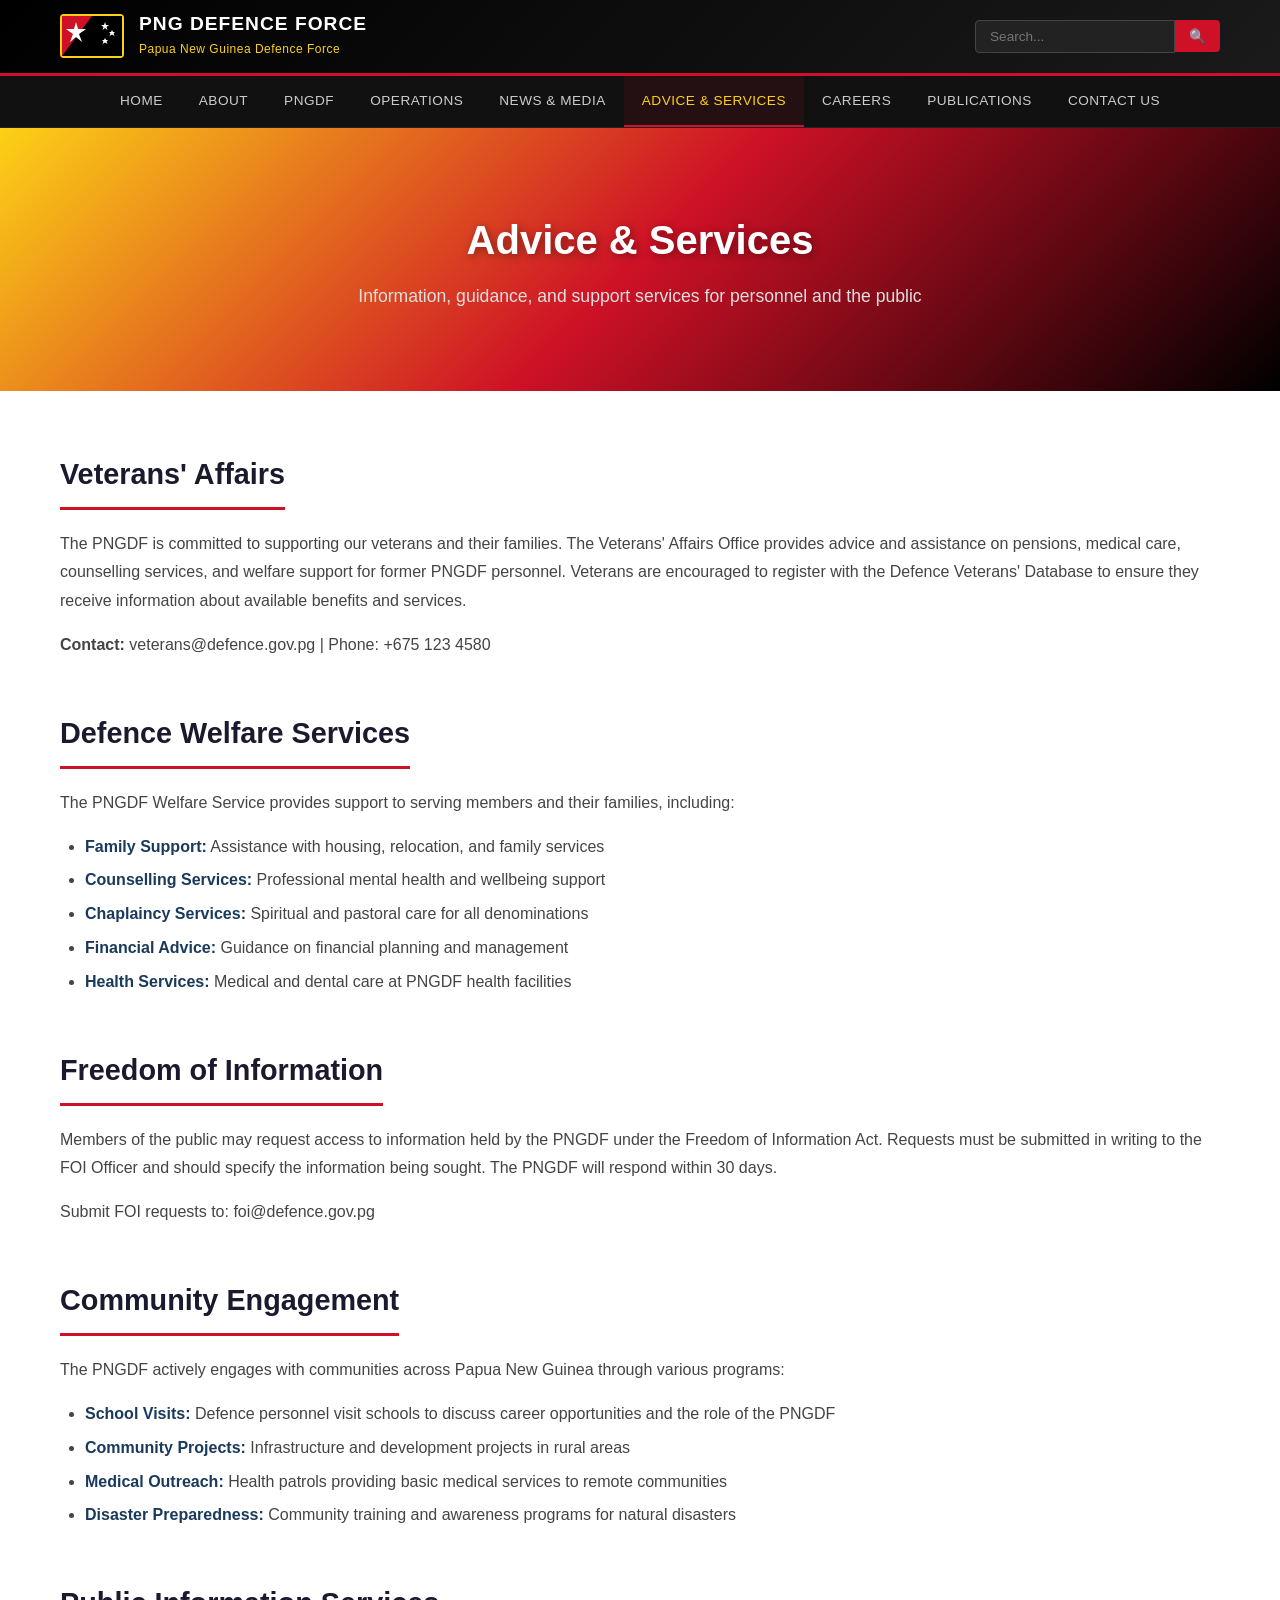
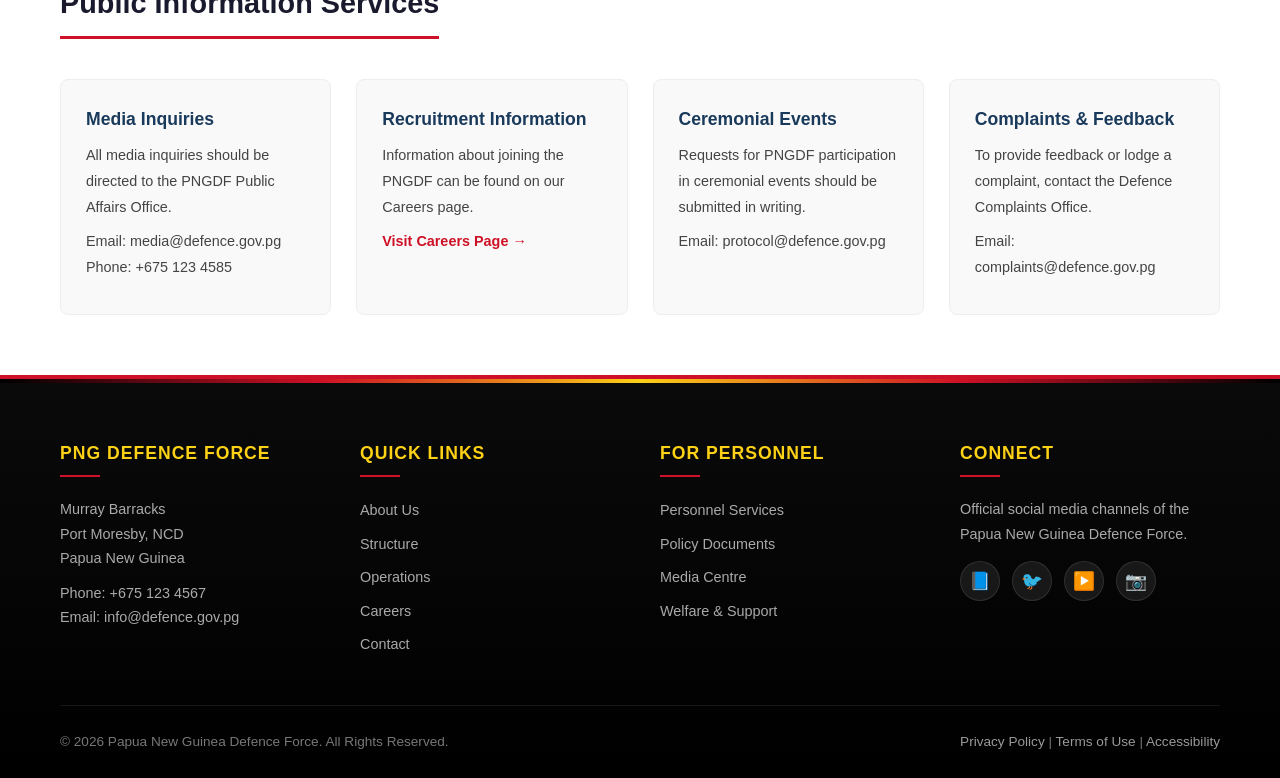
<file: services.html>
<!DOCTYPE html>
<html lang="en">
<head>
    <meta charset="UTF-8">
    <meta name="viewport" content="width=device-width, initial-scale=1.0">
    <title>Advice & Services - Papua New Guinea Defence Force</title>
    <link rel="icon" type="image/png" href="pg.png">
    <link rel="stylesheet" href="styles.css">
</head>
<body>
    <header>
        <div class="header-top">
            <div class="container">
                <div class="logo">
                    <div class="flag-logo">
                        <svg viewBox="0 0 60 40" width="60" height="40">
                            <rect width="60" height="40" fill="#000"/>
                            <polygon points="0,0 30,0 0,40" fill="#CE1126"/>
                            <g transform="translate(6,6)">
                                <polygon points="8,0 10,7 18,7 11,12 14,20 8,15 2,20 5,12 -2,7 6,7" fill="#FFF"/>
                            </g>
                            <g transform="translate(38,6)">
                                <polygon points="5,0 6,3 9,3 6.5,5 7.5,8 5,6 2.5,8 3.5,5 1,3 4,3" fill="#FFF"/>
                                <polygon points="12,8 13,10 15,10 13.5,11.5 14.5,14 12,12.5 9.5,14 10.5,11.5 9,10 11,10" fill="#FFF"/>
                                <polygon points="5,16 6,18 8,18 6.5,19.5 7.5,22 5,20.5 2.5,22 3.5,19.5 2,18 4,18" fill="#FFF"/>
                            </g>
                        </svg>
                    </div>
                    <div class="logo-text">
                        <h1>PNG DEFENCE FORCE</h1>
                        <span>Papua New Guinea Defence Force</span>
                    </div>
                </div>
                <div class="search-box">
                    <input type="text" placeholder="Search...">
                    <button>🔍</button>
                </div>
            </div>
        </div>
        <nav>
            <div class="container">
                <ul class="nav-menu">
                    <li><a href="index.html">Home</a></li>
                    <li><a href="about.html">About</a></li>
                    <li><a href="pngdf.html">PNGDF</a></li>
                    <li><a href="operations.html">Operations</a></li>
                    <li><a href="news.html">News & Media</a></li>
                    <li><a href="services.html" class="active">Advice & Services</a></li>
                    <li><a href="careers.html">Careers</a></li>
                    <li><a href="publications.html">Publications</a></li>
                    <li><a href="contact.html">Contact Us</a></li>
                </ul>
            </div>
        </nav>
    </header>

    <main>
        <section class="page-banner" style="background: linear-gradient(135deg, #FCD116 0%, #CE1126 50%, #000 100%);">
            <div class="container">
                <h1>Advice & Services</h1>
                <p>Information, guidance, and support services for personnel and the public</p>
            </div>
        </section>

        <section class="page-content">
            <div class="container">
                <div class="content-section">
                    <h2>Veterans' Affairs</h2>
                    <p>The PNGDF is committed to supporting our veterans and their families. The Veterans' Affairs Office provides advice and assistance on pensions, medical care, counselling services, and welfare support for former PNGDF personnel. Veterans are encouraged to register with the Defence Veterans' Database to ensure they receive information about available benefits and services.</p>
                    <p><strong>Contact:</strong> veterans@defence.gov.pg | Phone: +675 123 4580</p>
                </div>

                <div class="content-section">
                    <h2>Defence Welfare Services</h2>
                    <p>The PNGDF Welfare Service provides support to serving members and their families, including:</p>
                    <ul>
                        <li><strong>Family Support:</strong> Assistance with housing, relocation, and family services</li>
                        <li><strong>Counselling Services:</strong> Professional mental health and wellbeing support</li>
                        <li><strong>Chaplaincy Services:</strong> Spiritual and pastoral care for all denominations</li>
                        <li><strong>Financial Advice:</strong> Guidance on financial planning and management</li>
                        <li><strong>Health Services:</strong> Medical and dental care at PNGDF health facilities</li>
                    </ul>
                </div>

                <div class="content-section">
                    <h2>Freedom of Information</h2>
                    <p>Members of the public may request access to information held by the PNGDF under the Freedom of Information Act. Requests must be submitted in writing to the FOI Officer and should specify the information being sought. The PNGDF will respond within 30 days.</p>
                    <p>Submit FOI requests to: foi@defence.gov.pg</p>
                </div>

                <div class="content-section">
                    <h2>Community Engagement</h2>
                    <p>The PNGDF actively engages with communities across Papua New Guinea through various programs:</p>
                    <ul>
                        <li><strong>School Visits:</strong> Defence personnel visit schools to discuss career opportunities and the role of the PNGDF</li>
                        <li><strong>Community Projects:</strong> Infrastructure and development projects in rural areas</li>
                        <li><strong>Medical Outreach:</strong> Health patrols providing basic medical services to remote communities</li>
                        <li><strong>Disaster Preparedness:</strong> Community training and awareness programs for natural disasters</li>
                    </ul>
                </div>

                <div class="content-section">
                    <h2>Public Information Services</h2>
                    <div class="services-grid">
                        <div class="service-card">
                            <h3>Media Inquiries</h3>
                            <p>All media inquiries should be directed to the PNGDF Public Affairs Office.</p>
                            <p>Email: media@defence.gov.pg<br>Phone: +675 123 4585</p>
                        </div>
                        <div class="service-card">
                            <h3>Recruitment Information</h3>
                            <p>Information about joining the PNGDF can be found on our Careers page.</p>
                            <p><a href="careers.html">Visit Careers Page →</a></p>
                        </div>
                        <div class="service-card">
                            <h3>Ceremonial Events</h3>
                            <p>Requests for PNGDF participation in ceremonial events should be submitted in writing.</p>
                            <p>Email: protocol@defence.gov.pg</p>
                        </div>
                        <div class="service-card">
                            <h3>Complaints & Feedback</h3>
                            <p>To provide feedback or lodge a complaint, contact the Defence Complaints Office.</p>
                            <p>Email: complaints@defence.gov.pg</p>
                        </div>
                    </div>
                </div>
            </div>
        </section>
    </main>

    <footer>
        <div class="container">
            <div class="footer-grid">
                <div class="footer-col">
                    <h3>PNG Defence Force</h3>
                    <p>Murray Barracks<br>Port Moresby, NCD<br>Papua New Guinea</p>
                    <p>Phone: +675 123 4567<br>Email: info@defence.gov.pg</p>
                </div>
                <div class="footer-col">
                    <h3>Quick Links</h3>
                    <ul>
                        <li><a href="about.html">About Us</a></li>
                        <li><a href="pngdf.html">Structure</a></li>
                        <li><a href="operations.html">Operations</a></li>
                        <li><a href="careers.html">Careers</a></li>
                        <li><a href="contact.html">Contact</a></li>
                    </ul>
                </div>
                <div class="footer-col">
                    <h3>For Personnel</h3>
                    <ul>
                        <li><a href="services.html">Personnel Services</a></li>
                        <li><a href="publications.html">Policy Documents</a></li>
                        <li><a href="news.html">Media Centre</a></li>
                        <li><a href="services.html">Welfare & Support</a></li>
                    </ul>
                </div>
                <div class="footer-col">
                    <h3>Connect</h3>
                    <p>Official social media channels of the Papua New Guinea Defence Force.</p>
                    <div class="social-links">
                        <a href="#" aria-label="Facebook">📘</a>
                        <a href="#" aria-label="Twitter">🐦</a>
                        <a href="#" aria-label="YouTube">▶️</a>
                        <a href="#" aria-label="Instagram">📷</a>
                    </div>
                </div>
            </div>
            <div class="footer-bottom">
                <p>&copy; 2026 Papua New Guinea Defence Force. All Rights Reserved.</p>
                <p><a href="#">Privacy Policy</a> | <a href="#">Terms of Use</a> | <a href="#">Accessibility</a></p>
            </div>
        </div>
    </footer>

    <script src="script.js"></script>
</body>
</html>
</file>
<file: styles.css>
/* ===== RESET & BASE ===== */
*, *::before, *::after {
    margin: 0;
    padding: 0;
    box-sizing: border-box;
}

html {
    font-size: 16px;
    scroll-behavior: smooth;
}

body {
    font-family: 'Segoe UI', Tahoma, Geneva, Verdana, sans-serif;
    line-height: 1.6;
    color: #333;
    background: #f4f4f4;
}

a {
    text-decoration: none;
    color: inherit;
}

ul {
    list-style: none;
}

img {
    max-width: 100%;
}

.container {
    max-width: 1200px;
    margin: 0 auto;
    padding: 0 20px;
}

/* ===== HEADER TOP ===== */
.header-top {
    background: linear-gradient(135deg, #000 0%, #1a1a1a 100%);
    padding: 12px 0;
    border-bottom: 3px solid #CE1126;
}

.header-top .container {
    display: flex;
    justify-content: space-between;
    align-items: center;
    flex-wrap: wrap;
    gap: 15px;
}

.logo {
    display: flex;
    align-items: center;
    gap: 15px;
}

.flag-logo {
    flex-shrink: 0;
    border: 2px solid #FCD116;
    border-radius: 4px;
    line-height: 0;
}

.logo-text h1 {
    color: #fff;
    font-size: 1.2rem;
    font-weight: 700;
    letter-spacing: 1px;
    line-height: 1.2;
}

.logo-text span {
    color: #FCD116;
    font-size: 0.75rem;
    font-weight: 500;
    letter-spacing: 0.5px;
}

.search-box {
    display: flex;
    align-items: center;
}

.search-box input {
    padding: 8px 14px;
    border: 1px solid #444;
    background: #222;
    color: #fff;
    border-radius: 4px 0 0 4px;
    font-size: 0.85rem;
    width: 200px;
    outline: none;
    transition: border-color 0.3s;
}

.search-box input:focus {
    border-color: #FCD116;
}

.search-box button {
    padding: 8px 14px;
    background: #CE1126;
    color: #fff;
    border: none;
    border-radius: 0 4px 4px 0;
    cursor: pointer;
    font-size: 0.85rem;
    transition: background 0.3s;
}

.search-box button:hover {
    background: #a80e1f;
}

/* ===== NAVIGATION ===== */
nav {
    background: #111;
    border-bottom: 1px solid #222;
    position: sticky;
    top: 0;
    z-index: 1000;
}

.nav-menu {
    display: flex;
    justify-content: center;
    flex-wrap: wrap;
}

.nav-menu li a {
    display: block;
    padding: 14px 18px;
    color: #ccc;
    font-size: 0.85rem;
    font-weight: 500;
    text-transform: uppercase;
    letter-spacing: 0.5px;
    transition: all 0.3s;
    border-bottom: 2px solid transparent;
}

.nav-menu li a:hover {
    color: #fff;
    background: rgba(255,255,255,0.05);
}

.nav-menu li a.active {
    color: #FCD116;
    border-bottom-color: #CE1126;
    background: rgba(206, 17, 38, 0.1);
}

/* ===== HERO SECTION ===== */
.hero {
    position: relative;
    min-height: 500px;
    display: flex;
    align-items: center;
    justify-content: center;
    background: linear-gradient(135deg, #000 0%, #1a1a2e 30%, #ce1126 70%, #000 100%);
    overflow: hidden;
}

.hero::before {
    content: '';
    position: absolute;
    top: 0;
    left: 0;
    right: 0;
    bottom: 0;
    background: url('data:image/svg+xml,<svg xmlns="http://www.w3.org/2000/svg" viewBox="0 0 100 100"><polygon points="0,0 100,0 100,100" fill="rgba(252,209,22,0.03)"/></svg>');
    background-size: 400px;
    opacity: 0.3;
}

.hero-overlay {
    position: absolute;
    top: 0;
    left: 0;
    right: 0;
    bottom: 0;
    background: rgba(0,0,0,0.4);
}

.hero-content {
    position: relative;
    z-index: 1;
    text-align: center;
    max-width: 800px;
    padding: 60px 20px;
}

.hero-content h2 {
    color: #fff;
    font-size: 2.8rem;
    font-weight: 700;
    margin-bottom: 20px;
    text-shadow: 2px 2px 8px rgba(0,0,0,0.5);
}

.hero-content p {
    color: #e0e0e0;
    font-size: 1.15rem;
    margin-bottom: 35px;
    line-height: 1.8;
}

.hero-buttons {
    display: flex;
    gap: 15px;
    justify-content: center;
    flex-wrap: wrap;
}

/* ===== BUTTONS ===== */
.btn {
    display: inline-block;
    padding: 14px 32px;
    font-size: 0.95rem;
    font-weight: 600;
    border-radius: 6px;
    transition: all 0.3s;
    text-transform: uppercase;
    letter-spacing: 0.5px;
    border: 2px solid transparent;
    cursor: pointer;
}

.btn-primary {
    background: #CE1126;
    color: #fff;
    border-color: #CE1126;
}

.btn-primary:hover {
    background: #a80e1f;
    border-color: #a80e1f;
    transform: translateY(-2px);
    box-shadow: 0 4px 15px rgba(206, 17, 38, 0.4);
}

.btn-secondary {
    background: transparent;
    color: #fff;
    border-color: #fff;
}

.btn-secondary:hover {
    background: #fff;
    color: #000;
    transform: translateY(-2px);
}

.btn-small {
    padding: 8px 18px;
    font-size: 0.8rem;
}

/* ===== QUICK LINKS ===== */
.quick-links {
    padding: 60px 0;
    background: #fff;
}

.ql-grid {
    display: grid;
    grid-template-columns: repeat(auto-fit, minmax(250px, 1fr));
    gap: 30px;
}

.ql-item {
    text-align: center;
    padding: 30px 20px;
    background: #f9f9f9;
    border-radius: 10px;
    transition: all 0.3s;
    border: 1px solid #eee;
}

.ql-item:hover {
    transform: translateY(-5px);
    box-shadow: 0 10px 30px rgba(0,0,0,0.1);
    border-color: #CE1126;
}

.ql-icon {
    font-size: 2.5rem;
    margin-bottom: 15px;
}

.ql-item h3 {
    color: #1a1a2e;
    font-size: 1.2rem;
    margin-bottom: 10px;
}

.ql-item p {
    color: #666;
    font-size: 0.9rem;
    line-height: 1.6;
}

/* ===== SECTION TITLE ===== */
.section-title {
    text-align: center;
    font-size: 2rem;
    color: #1a1a2e;
    margin-bottom: 40px;
    position: relative;
    padding-bottom: 15px;
}

.section-title::after {
    content: '';
    position: absolute;
    bottom: 0;
    left: 50%;
    transform: translateX(-50%);
    width: 80px;
    height: 3px;
    background: #CE1126;
}

/* ===== LATEST NEWS ===== */
.latest-news {
    padding: 60px 0;
    background: #f4f4f4;
}

.news-img {
    height: 180px;
    display: flex;
    align-items: center;
    justify-content: center;
    position: relative;
}

.news-img::after {
    content: 'PNGDF';
    color: rgba(255,255,255,0.3);
    font-size: 2rem;
    font-weight: 700;
    text-transform: uppercase;
    letter-spacing: 4px;
}

.news-body {
    padding: 20px;
}

.news-date {
    color: #CE1126;
    font-size: 0.8rem;
    font-weight: 600;
    text-transform: uppercase;
    letter-spacing: 0.5px;
}

.news-body h3 {
    color: #1a1a2e;
    font-size: 1.1rem;
    margin: 8px 0 10px;
    line-height: 1.4;
}

.news-body p {
    color: #666;
    font-size: 0.9rem;
    line-height: 1.6;
    margin-bottom: 10px;
}

.read-more {
    color: #CE1126;
    font-weight: 600;
    font-size: 0.85rem;
    transition: color 0.3s;
}

.read-more:hover {
    color: #a80e1f;
}

/* ===== VALUES SECTION ===== */
.values {
    padding: 60px 0;
    background: #fff;
}

.values-grid {
    display: grid;
    grid-template-columns: repeat(auto-fit, minmax(220px, 1fr));
    gap: 25px;
}

.value-item {
    text-align: center;
    padding: 30px 20px;
    border: 2px solid #eee;
    border-radius: 10px;
    transition: all 0.3s;
}

.value-item:hover {
    border-color: #FCD116;
    background: linear-gradient(135deg, rgba(252,209,22,0.05), rgba(206,17,38,0.05));
}

.value-item h3 {
    color: #CE1126;
    font-size: 1.3rem;
    margin-bottom: 10px;
    text-transform: uppercase;
    letter-spacing: 1px;
}

.value-item p {
    color: #666;
    font-size: 0.9rem;
    line-height: 1.6;
}

/* ===== PAGE BANNER ===== */
.page-banner {
    padding: 80px 0;
    text-align: center;
    position: relative;
}

.page-banner h1 {
    color: #fff;
    font-size: 2.5rem;
    font-weight: 700;
    margin-bottom: 10px;
    text-shadow: 2px 2px 8px rgba(0,0,0,0.4);
}

.page-banner p {
    color: #e0e0e0;
    font-size: 1.1rem;
}

/* ===== PAGE CONTENT ===== */
.page-content {
    padding: 60px 0;
    background: #fff;
}

.content-section {
    margin-bottom: 50px;
}

.content-section:last-child {
    margin-bottom: 0;
}

.content-section h2 {
    font-size: 1.8rem;
    color: #1a1a2e;
    margin-bottom: 20px;
    padding-bottom: 10px;
    border-bottom: 3px solid #CE1126;
    display: inline-block;
}

.content-section h3 {
    font-size: 1.3rem;
    color: #1a3a5c;
    margin: 20px 0 10px;
}

.content-section h4 {
    font-size: 1.1rem;
    color: #333;
    margin: 15px 0 8px;
}

.content-section p {
    color: #444;
    font-size: 1rem;
    line-height: 1.8;
    margin-bottom: 15px;
}

.content-section ul {
    list-style: disc;
    padding-left: 25px;
    margin-bottom: 20px;
}

.content-section ul li {
    color: #444;
    font-size: 1rem;
    line-height: 1.8;
    margin-bottom: 5px;
}

.content-section ul li strong {
    color: #1a3a5c;
}

/* ===== FACTS GRID ===== */
.facts-grid {
    display: grid;
    grid-template-columns: repeat(auto-fit, minmax(200px, 1fr));
    gap: 20px;
    margin-top: 20px;
}

.fact-item {
    background: #f8f8f8;
    padding: 25px;
    border-radius: 8px;
    text-align: center;
    border-left: 4px solid #CE1126;
}

.fact-item h4 {
    color: #1a3a5c;
    font-size: 0.9rem;
    text-transform: uppercase;
    letter-spacing: 1px;
    margin-bottom: 8px;
}

.fact-item p {
    color: #333;
    font-size: 1.1rem;
    font-weight: 600;
    margin: 0;
}

/* ===== ELEMENT CARD ===== */
.element-card {
    display: flex;
    gap: 25px;
    align-items: flex-start;
    background: #f9f9f9;
    padding: 30px;
    border-radius: 10px;
    border: 1px solid #eee;
}

.element-icon {
    font-size: 2.5rem;
    flex-shrink: 0;
}

.element-info p {
    margin-bottom: 10px;
}

/* ===== LEADERSHIP GRID ===== */
.leadership-grid {
    display: grid;
    grid-template-columns: repeat(auto-fit, minmax(220px, 1fr));
    gap: 30px;
    margin-top: 20px;
}

.leader-card {
    text-align: center;
    background: #f9f9f9;
    border-radius: 10px;
    overflow: hidden;
    border: 1px solid #eee;
    transition: all 0.3s;
}

.leader-card:hover {
    transform: translateY(-3px);
    box-shadow: 0 8px 25px rgba(0,0,0,0.1);
}

.leader-img {
    height: 180px;
    display: flex;
    align-items: center;
    justify-content: center;
}

.leader-img::after {
    content: '👤';
    font-size: 3rem;
    opacity: 0.5;
}

.leader-card h4 {
    color: #1a1a2e;
    font-size: 1rem;
    margin: 15px 15px 5px;
}

.leader-card p {
    color: #666;
    font-size: 0.85rem;
    margin-bottom: 15px;
}

/* ===== DEPLOYMENT CARD ===== */
.deployment-card {
    background: #f9f9f9;
    padding: 25px;
    border-radius: 8px;
    margin-bottom: 15px;
    border-left: 4px solid #2c5f2d;
}

.deployment-card h3 {
    color: #1a3a5c;
    font-size: 1.2rem;
    margin: 0 0 10px;
}

.deployment-card p {
    font-size: 0.95rem;
    margin-bottom: 5px;
}

/* ===== NEWS ARTICLE ===== */
.news-article {
    padding: 25px;
    border-bottom: 1px solid #eee;
    transition: background 0.3s;
}

.news-article:hover {
    background: #f9f9f9;
}

.news-article:last-child {
    border-bottom: none;
}

.article-meta {
    display: flex;
    gap: 15px;
    margin-bottom: 8px;
}

.article-date {
    color: #888;
    font-size: 0.85rem;
}

.article-category {
    color: #CE1126;
    font-size: 0.85rem;
    font-weight: 600;
    text-transform: uppercase;
}

.news-article h3 {
    color: #1a1a2e;
    font-size: 1.2rem;
    margin-bottom: 10px;
}

.news-article p {
    color: #555;
    font-size: 0.95rem;
    line-height: 1.7;
}

/* ===== MEDIA GRID ===== */
.media-grid {
    display: grid;
    grid-template-columns: repeat(auto-fit, minmax(200px, 1fr));
    gap: 25px;
    margin-top: 20px;
}

.media-card {
    text-align: center;
    padding: 30px 20px;
    background: #f9f9f9;
    border-radius: 10px;
    border: 1px solid #eee;
    transition: all 0.3s;
}

.media-card:hover {
    transform: translateY(-3px);
    box-shadow: 0 8px 25px rgba(0,0,0,0.1);
}

.media-icon {
    font-size: 2.5rem;
    margin-bottom: 15px;
}

.media-card h3 {
    color: #1a1a2e;
    font-size: 1.1rem;
    margin-bottom: 8px;
}

.media-card p {
    color: #666;
    font-size: 0.85rem;
    margin-bottom: 15px;
}

/* ===== SERVICES GRID ===== */
.services-grid {
    display: grid;
    grid-template-columns: repeat(auto-fit, minmax(240px, 1fr));
    gap: 25px;
    margin-top: 20px;
}

.service-card {
    background: #f9f9f9;
    padding: 25px;
    border-radius: 8px;
    border: 1px solid #eee;
    transition: all 0.3s;
}

.service-card:hover {
    border-color: #CE1126;
}

.service-card h3 {
    color: #1a3a5c;
    font-size: 1.1rem;
    margin: 0 0 10px;
}

.service-card p {
    font-size: 0.9rem;
    margin-bottom: 8px;
}

.service-card a {
    color: #CE1126;
    font-weight: 600;
}

/* ===== CAREER GRID ===== */
.career-grid {
    display: grid;
    grid-template-columns: repeat(auto-fit, minmax(280px, 1fr));
    gap: 25px;
    margin-top: 20px;
}

.career-card {
    background: #f9f9f9;
    padding: 30px;
    border-radius: 10px;
    border: 1px solid #eee;
    transition: all 0.3s;
}

.career-card:hover {
    border-color: #2c5f2d;
    box-shadow: 0 5px 20px rgba(0,0,0,0.08);
}

.career-card h3 {
    color: #1a3a5c;
    font-size: 1.2rem;
    margin: 0 0 10px;
}

.career-card p {
    font-size: 0.95rem;
    margin-bottom: 10px;
}

.career-card ul {
    list-style: disc;
    padding-left: 20px;
}

.career-card ul li {
    font-size: 0.9rem;
    margin-bottom: 5px;
    color: #555;
}

/* ===== BENEFITS GRID ===== */
.benefits-grid {
    display: grid;
    grid-template-columns: repeat(auto-fit, minmax(220px, 1fr));
    gap: 20px;
    margin-top: 20px;
}

.benefit-item {
    background: #f0f7f0;
    padding: 25px;
    border-radius: 8px;
    border-left: 4px solid #2c5f2d;
}

.benefit-item h4 {
    color: #2c5f2d;
    font-size: 1rem;
    margin: 0 0 8px;
}

.benefit-item p {
    font-size: 0.85rem;
    margin: 0;
    color: #555;
}

/* ===== APPLY STEPS ===== */
.apply-steps {
    display: grid;
    grid-template-columns: repeat(auto-fit, minmax(200px, 1fr));
    gap: 20px;
    margin: 25px 0;
}

.step {
    text-align: center;
    padding: 25px 15px;
    background: #f9f9f9;
    border-radius: 8px;
    border: 1px solid #eee;
    position: relative;
}

.step-num {
    display: inline-block;
    width: 35px;
    height: 35px;
    line-height: 35px;
    text-align: center;
    background: #CE1126;
    color: #fff;
    font-weight: 700;
    border-radius: 50%;
    margin-bottom: 10px;
}

.step p {
    font-size: 0.9rem;
    margin: 0;
}

.apply-cta {
    display: flex;
    gap: 15px;
    margin-top: 25px;
    flex-wrap: wrap;
}

/* ===== PUBLICATION ITEM ===== */
.pub-item {
    padding: 20px;
    border-bottom: 1px solid #eee;
    transition: background 0.3s;
}

.pub-item:hover {
    background: #f9f9f9;
}

.pub-item h3 {
    color: #1a3a5c;
    font-size: 1.1rem;
    margin: 0 0 5px;
}

.pub-item p {
    font-size: 0.9rem;
    color: #666;
    margin-bottom: 8px;
}

.download-link {
    color: #CE1126;
    font-weight: 600;
    font-size: 0.9rem;
    transition: color 0.3s;
}

.download-link:hover {
    color: #a80e1f;
}

/* ===== DOWNLOADS LIST ===== */
.pub-downloads {
    display: grid;
    gap: 10px;
}

.download-item {
    display: flex;
    justify-content: space-between;
    align-items: center;
    padding: 15px 20px;
    background: #f9f9f9;
    border-radius: 6px;
    border: 1px solid #eee;
}

.download-item span {
    color: #333;
    font-weight: 500;
}

/* ===== CONTACT GRID ===== */
.contact-grid {
    display: grid;
    grid-template-columns: 1fr 1fr;
    gap: 50px;
}

.contact-card {
    padding: 15px;
    background: #f9f9f9;
    border-radius: 6px;
    margin-bottom: 10px;
    border-left: 3px solid #CE1126;
}

.contact-card h4 {
    color: #1a3a5c;
    font-size: 1rem;
    margin: 0 0 5px;
}

.contact-card p {
    font-size: 0.9rem;
    margin: 0;
}

.loc-item {
    padding: 12px 15px;
    border-bottom: 1px solid #eee;
}

.loc-item h4 {
    color: #1a3a5c;
    font-size: 0.95rem;
    margin: 0 0 3px;
}

.loc-item p {
    font-size: 0.85rem;
    color: #666;
    margin: 0;
}

/* ===== CONTACT FORM ===== */
.contact-form {
    background: #f9f9f9;
    padding: 30px;
    border-radius: 10px;
    border: 1px solid #eee;
}

.form-row {
    display: grid;
    grid-template-columns: 1fr 1fr;
    gap: 15px;
}

.form-group {
    margin-bottom: 20px;
}

.form-group label {
    display: block;
    font-size: 0.9rem;
    font-weight: 600;
    color: #333;
    margin-bottom: 6px;
}

.form-group input,
.form-group select,
.form-group textarea {
    width: 100%;
    padding: 12px 15px;
    border: 1px solid #ddd;
    border-radius: 6px;
    font-size: 0.95rem;
    font-family: inherit;
    transition: border-color 0.3s;
    background: #fff;
}

.form-group input:focus,
.form-group select:focus,
.form-group textarea:focus {
    outline: none;
    border-color: #CE1126;
    box-shadow: 0 0 0 3px rgba(206,17,38,0.1);
}

/* ===== EMERGENCY BOX ===== */
.emergency-box {
    background: #fff3f3;
    border: 2px solid #CE1126;
    border-radius: 8px;
    padding: 25px;
}

.emergency-box p {
    font-size: 0.95rem;
    margin-bottom: 8px;
}

.emergency-box strong {
    color: #CE1126;
}

.emergency-box .note {
    font-size: 0.85rem;
    color: #888;
    font-style: italic;
    margin-top: 10px;
}

/* ===== FOOTER ===== */
footer {
    background: linear-gradient(180deg, #0a0a0a 0%, #000 100%);
    color: #ccc;
    padding: 60px 0 0;
    border-top: 4px solid #CE1126;
    position: relative;
}

footer::before {
    content: '';
    position: absolute;
    top: 0;
    left: 0;
    right: 0;
    height: 4px;
    background: linear-gradient(90deg, #000, #CE1126, #FCD116, #CE1126, #000);
}

.footer-grid {
    display: grid;
    grid-template-columns: repeat(auto-fit, minmax(220px, 1fr));
    gap: 40px;
    margin-bottom: 40px;
}

.footer-col h3 {
    color: #FCD116;
    font-size: 1.1rem;
    margin-bottom: 20px;
    text-transform: uppercase;
    letter-spacing: 1px;
    position: relative;
    padding-bottom: 10px;
}

.footer-col h3::after {
    content: '';
    position: absolute;
    bottom: 0;
    left: 0;
    width: 40px;
    height: 2px;
    background: #CE1126;
}

.footer-col p {
    font-size: 0.9rem;
    line-height: 1.7;
    margin-bottom: 10px;
    color: #aaa;
}

.footer-col ul li {
    margin-bottom: 8px;
}

.footer-col ul li a {
    color: #aaa;
    font-size: 0.9rem;
    transition: all 0.3s;
    padding-left: 0;
}

.footer-col ul li a:hover {
    color: #FCD116;
    padding-left: 5px;
}

.social-links {
    display: flex;
    gap: 12px;
    margin-top: 15px;
}

.social-links a {
    display: flex;
    align-items: center;
    justify-content: center;
    width: 40px;
    height: 40px;
    background: rgba(255,255,255,0.08);
    border-radius: 50%;
    font-size: 1.1rem;
    transition: all 0.3s;
    border: 1px solid rgba(255,255,255,0.1);
}

.social-links a:hover {
    background: #CE1126;
    transform: translateY(-3px);
    border-color: #CE1126;
}

.footer-bottom {
    border-top: 1px solid rgba(255,255,255,0.08);
    padding: 25px 0;
    display: flex;
    justify-content: space-between;
    align-items: center;
    flex-wrap: wrap;
    gap: 15px;
}

.footer-bottom p {
    font-size: 0.85rem;
    color: #777;
    margin: 0;
}

.footer-bottom a {
    color: #999;
    transition: color 0.3s;
}

.footer-bottom a:hover {
    color: #FCD116;
}

/* ===== RESPONSIVE ===== */
@media (max-width: 992px) {
    .contact-grid {
        grid-template-columns: 1fr;
        gap: 30px;
    }
}

@media (max-width: 768px) {
    .header-top .container {
        flex-direction: column;
        text-align: center;
    }
    
    .logo {
        flex-direction: column;
    }
    
    .search-box input {
        width: 150px;
    }
    
    .nav-menu li a {
        padding: 10px 12px;
        font-size: 0.78rem;
    }
    
    .hero-content h2 {
        font-size: 2rem;
    }
    
    .element-card {
        flex-direction: column;
        text-align: center;
    }
    
    .form-row {
        grid-template-columns: 1fr;
    }
    
    .footer-bottom {
        flex-direction: column;
        text-align: center;
    }
}

@media (max-width: 480px) {
    .hero-content h2 {
        font-size: 1.6rem;
    }
    
    .hero-content p {
        font-size: 1rem;
    }
    
    .page-banner h1 {
        font-size: 1.8rem;
    }
    
    .nav-menu li a {
        padding: 8px 10px;
        font-size: 0.7rem;
    }
    
    .content-section h2 {
        font-size: 1.4rem;
    }

}

.news-card {
    background: #fff;
    border-radius: 10px;
    overflow: hidden;
    box-shadow: 0 2px 10px rgba(0,0,0,0.08);
    transition: all 0.3s;
}

.news-card:hover {
    transform: translateY(-5px);
    box-shadow: 0 10px 30px rgba(0,0,0,0.15);
}

.news-img {
    height: 180px;
    display: flex;
    align-items: center;
    justify-content: center;
    position: relative;
}

.news-img::after {
    content: 'PNGDF';
    color: rgba(255,255,255,0.3);
    font-size: 2rem;
    font-weight: 700;
    text-transform: uppercase;
    letter-spacing: 4px;
}

.news-body {
    padding: 20px;
}

.news-date {
    color: #CE1126;
    font-size: 0.8rem;
    font-weight: 600;
    text-transform: uppercase;
    letter-spacing: 0.5px;
}

.news-body h3 {
    color: #1a1a2e;
    font-size: 1.1rem;
    margin: 8px 0 10px;
    line-height: 1.4;
}

.news-body p {
    color: #666;
    font-size: 0.9rem;
    line-height: 1.6;
    margin-bottom: 10px;
}

.read-more {
    color: #CE1126;
    font-weight: 600;
    font-size: 0.85rem;
    transition: color 0.3s;
}

.read-more:hover {
    color: #a80e1f;
}

/* ===== VALUES SECTION ===== */
.values {
    padding: 60px 0;
    background: #fff;
}

.values-grid {
    display: grid;
    grid-template-columns: repeat(auto-fit, minmax(220px, 1fr));
    gap: 25px;
}

.value-item {
    text-align: center;
    padding: 30px 20px;
    border: 2px solid #eee;
    border-radius: 10px;
    transition: all 0.3s;
}

.value-item:hover {
    border-color: #FCD116;
    background: linear-gradient(135deg, rgba(252,209,22,0.05), rgba(206,17,38,0.05));
}

.value-item h3 {
    color: #CE1126;
    font-size: 1.3rem;
    margin-bottom: 10px;
    text-transform: uppercase;
    letter-spacing: 1px;
}

.value-item p {
    color: #666;
    font-size: 0.9rem;
    line-height: 1.6;
}

/* ===== PAGE BANNER ===== */
.page-banner {
    padding: 80px 0;
    text-align: center;
    position: relative;
}

.page-banner h1 {
    color: #fff;
    font-size: 2.5rem;
    font-weight: 700;
    margin-bottom: 10px;
    text-shadow: 2px 2px 8px rgba(0,0,0,0.4);
}

.page-banner p {
    color: #e0e0e0;
    font-size: 1.1rem;
}

/* ===== PAGE CONTENT ===== */
.page-content {
    padding: 60px 0;
    background: #fff;
}

.content-section {
    margin-bottom: 50px;
}

.content-section:last-child {
    margin-bottom: 0;
}

.content-section h2 {
    font-size: 1.8rem;
    color: #1a1a2e;
    margin-bottom: 20px;
    padding-bottom: 10px;
    border-bottom: 3px solid #CE1126;
    display: inline-block;
}

.content-section h3 {
    font-size: 1.3rem;
    color: #1a3a5c;
    margin: 20px 0 10px;
}

.content-section h4 {
    font-size: 1.1rem;
    color: #333;
    margin: 15px 0 8px;
}

.content-section p {
    color: #444;
    font-size: 1rem;
    line-height: 1.8;
    margin-bottom: 15px;
}

.content-section ul {
    list-style: disc;
    padding-left: 25px;
    margin-bottom: 20px;
}

.content-section ul li {
    color: #444;
    font-size: 1rem;
    line-height: 1.8;
    margin-bottom: 5px;
}

.content-section ul li strong {
    color: #1a3a5c;
}

/* ===== FACTS GRID ===== */
.facts-grid {
    display: grid;
    grid-template-columns: repeat(auto-fit, minmax(200px, 1fr));
    gap: 20px;
    margin-top: 20px;
}

.fact-item {
    background: #f8f8f8;
    padding: 25px;
    border-radius: 8px;
    text-align: center;
    border-left: 4px solid #CE1126;
}

.fact-item h4 {
    color: #1a3a5c;
    font-size: 0.9rem;
    text-transform: uppercase;
    letter-spacing: 1px;
    margin-bottom: 8px;
}

.fact-item p {
    color: #333;
    font-size: 1.1rem;
    font-weight: 600;
    margin: 0;
}

/* ===== ELEMENT CARD ===== */
.element-card {
    display: flex;
    gap: 25px;
    align-items: flex-start;
    background: #f9f9f9;
    padding: 30px;
    border-radius: 10px;
    border: 1px solid #eee;
}

.element-icon {
    font-size: 2.5rem;
    flex-shrink: 0;
}

.element-info p {
    margin-bottom: 10px;
}

/* ===== LEADERSHIP GRID ===== */
.leadership-grid {
    display: grid;
    grid-template-columns: repeat(auto-fit, minmax(220px, 1fr));
    gap: 30px;
    margin-top: 20px;
}

.leader-card {
    text-align: center;
    background: #f9f9f9;
    border-radius: 10px;
    overflow: hidden;
    border: 1px solid #eee;
    transition: all 0.3s;
}

.leader-card:hover {
    transform: translateY(-3px);
    box-shadow: 0 8px 25px rgba(0,0,0,0.1);
}

.leader-img {
    height: 180px;
    display: flex;
    align-items: center;
    justify-content: center;
}

.leader-img::after {
    content: '👤';
    font-size: 3rem;
    opacity: 0.5;
}

.leader-card h4 {
    color: #1a1a2e;
    font-size: 1rem;
    margin: 15px 15px 5px;
}

.leader-card p {
    color: #666;
    font-size: 0.85rem;
    margin-bottom: 15px;
}

/* ===== DEPLOYMENT CARD ===== */
.deployment-card {
    background: #f9f9f9;
    padding: 25px;
    border-radius: 8px;
    margin-bottom: 15px;
    border-left: 4px solid #2c5f2d;
}

.deployment-card h3 {
    color: #1a3a5c;
    font-size: 1.2rem;
    margin: 0 0 10px;
}

.deployment-card p {
    font-size: 0.95rem;
    margin-bottom: 5px;
}

/* ===== NEWS ARTICLE ===== */
.news-article {
    padding: 25px;
    border-bottom: 1px solid #eee;
    transition: background 0.3s;
}

.news-article:hover {
    background: #f9f9f9;
}

.news-article:last-child {
    border-bottom: none;
}

.article-meta {
    display: flex;
    gap: 15px;
    margin-bottom: 8px;
}

.article-date {
    color: #888;
    font-size: 0.85rem;
}

.article-category {
    color: #CE1126;
    font-size: 0.85rem;
    font-weight: 600;
    text-transform: uppercase;
}

.news-article h3 {
    color: #1a1a2e;
    font-size: 1.2rem;
    margin-bottom: 10px;
}

.news-article p {
    color: #555;
    font-size: 0.95rem;
    line-height: 1.7;
}

/* ===== MEDIA GRID ===== */
.media-grid {
    display: grid;
    grid-template-columns: repeat(auto-fit, minmax(200px, 1fr));
    gap: 25px;
    margin-top: 20px;
}

.media-card {
    text-align: center;
    padding: 30px 20px;
    background: #f9f9f9;
    border-radius: 10px;
    border: 1px solid #eee;
    transition: all 0.3s;
}

.media-card:hover {
    transform: translateY(-3px);
    box-shadow: 0 8px 25px rgba(0,0,0,0.1);
}

.media-icon {
    font-size: 2.5rem;
    margin-bottom: 15px;
}

.media-card h3 {
    color: #1a1a2e;
    font-size: 1.1rem;
    margin-bottom: 8px;
}

.media-card p {
    color: #666;
    font-size: 0.85rem;
    margin-bottom: 15px;
}

/* ===== SERVICES GRID ===== */
.services-grid {
    display: grid;
    grid-template-columns: repeat(auto-fit, minmax(240px, 1fr));
    gap: 25px;
    margin-top: 20px;
}

.service-card {
    background: #f9f9f9;
    padding: 25px;
    border-radius: 8px;
    border: 1px solid #eee;
    transition: all 0.3s;
}

.service-card:hover {
    border-color: #CE1126;
}

.service-card h3 {
    color: #1a3a5c;
    font-size: 1.1rem;
    margin: 0 0 10px;
}

.service-card p {
    font-size: 0.9rem;
    margin-bottom: 8px;
}

.service-card a {
    color: #CE1126;
    font-weight: 600;
}

/* ===== CAREER GRID ===== */
.career-grid {
    display: grid;
    grid-template-columns: repeat(auto-fit, minmax(280px, 1fr));
    gap: 25px;
    margin-top: 20px;
}

.career-card {
    background: #f9f9f9;
    padding: 30px;
    border-radius: 10px;
    border: 1px solid #eee;
    transition: all 0.3s;
}

.career-card:hover {
    border-color: #2c5f2d;
    box-shadow: 0 5px 20px rgba(0,0,0,0.08);
}

.career-card h3 {
    color: #1a3a5c;
    font-size: 1.2rem;
    margin: 0 0 10px;
}

.career-card p {
    font-size: 0.95rem;
    margin-bottom: 10px;
}

.career-card ul {
    list-style: disc;
    padding-left: 20px;
}

.career-card ul li {
    font-size: 0.9rem;
    margin-bottom: 5px;
    color: #555;
}

/* ===== BENEFITS GRID ===== */
.benefits-grid {
    display: grid;
    grid-template-columns: repeat(auto-fit, minmax(220px, 1fr));
    gap: 20px;
    margin-top: 20px;
}

.benefit-item {
    background: #f0f7f0;
    padding: 25px;
    border-radius: 8px;
    border-left: 4px solid #2c5f2d;
}

.benefit-item h4 {
    color: #2c5f2d;
    font-size: 1rem;
    margin: 0 0 8px;
}

.benefit-item p {
    font-size: 0.85rem;
    margin: 0;
    color: #555;
}

/* ===== APPLY STEPS ===== */
.apply-steps {
    display: grid;
    grid-template-columns: repeat(auto-fit, minmax(200px, 1fr));
    gap: 20px;
    margin: 25px 0;
}

.step {
    text-align: center;
    padding: 25px 15px;
    background: #f9f9f9;
    border-radius: 8px;
    border: 1px solid #eee;
    position: relative;
}

.step-num {
    display: inline-block;
    width: 35px;
    height: 35px;
    line-height: 35px;
    text-align: center;
    background: #CE1126;
    color: #fff;
    font-weight: 700;
    border-radius: 50%;
    margin-bottom: 10px;
}

.step p {
    font-size: 0.9rem;
    margin: 0;
}

.apply-cta {
    display: flex;
    gap: 15px;
    margin-top: 25px;
    flex-wrap: wrap;
}

/* ===== PUBLICATION ITEM ===== */
.pub-item {
    padding: 20px;
    border-bottom: 1px solid #eee;
    transition: background 0.3s;
}

.pub-item:hover {
    background: #f9f9f9;
}

.pub-item h3 {
    color: #1a3a5c;
    font-size: 1.1rem;
    margin: 0 0 5px;
}

.pub-item p {
    font-size: 0.9rem;
    color: #666;
    margin-bottom: 8px;
}

.download-link {
    color: #CE1126;
    font-weight: 600;
    font-size: 0.9rem;
    transition: color 0.3s;
}

.download-link:hover {
    color: #a80e1f;
}

/* ===== DOWNLOADS LIST ===== */
.pub-downloads {
    display: grid;
    gap: 10px;
}

.download-item {
    display: flex;
    justify-content: space-between;
    align-items: center;
    padding: 15px 20px;
    background: #f9f9f9;
    border-radius: 6px;
    border: 1px solid #eee;
}

.download-item span {
    color: #333;
    font-weight: 500;
}

/* ===== CONTACT GRID ===== */
.contact-grid {
    display: grid;
    grid-template-columns: 1fr 1fr;
    gap: 50px;
}

.contact-card {
    padding: 15px;
    background: #f9f9f9;
    border-radius: 6px;
    margin-bottom: 10px;
    border-left: 3px solid #CE1126;
}

.contact-card h4 {
    color: #1a3a5c;
    font-size: 1rem;
    margin: 0 0 5px;
}

.contact-card p {
    font-size: 0.9rem;
    margin: 0;
}

.loc-item {
    padding: 12px 15px;
    border-bottom: 1px solid #eee;
}

.loc-item h4 {
    color: #1a3a5c;
    font-size: 0.95rem;
    margin: 0 0 3px;
}

.loc-item p {
    font-size: 0.85rem;
    color: #666;
    margin: 0;
}

/* ===== CONTACT FORM ===== */
.contact-form {
    background: #f9f9f9;
    padding: 30px;
    border-radius: 10px;
    border: 1px solid #eee;
}

.form-row {
    display: grid;
    grid-template-columns: 1fr 1fr;
    gap: 15px;
}

.form-group {
    margin-bottom: 20px;
}

.form-group label {
    display: block;
    font-size: 0.9rem;
    font-weight: 600;
    color: #333;
    margin-bottom: 6px;
}

.form-group input,
.form-group select,
.form-group textarea {
    width: 100%;
    padding: 12px 15px;
    border: 1px solid #ddd;
    border-radius: 6px;
    font-size: 0.95rem;
    font-family: inherit;
    transition: border-color 0.3s;
    background: #fff;
}

.form-group input:focus,
.form-group select:focus,
.form-group textarea:focus {
    outline: none;
    border-color: #CE1126;
    box-shadow: 0 0 0 3px rgba(206,17,38,0.1);
}

/* ===== EMERGENCY BOX ===== */
.emergency-box {
    background: #fff3f3;
    border: 2px solid #CE1126;
    border-radius: 8px;
    padding: 25px;
}

.emergency-box p {
    font-size: 0.95rem;
    margin-bottom: 8px;
}

.emergency-box strong {
    color: #CE1126;
}

.emergency-box .note {
    font-size: 0.85rem;
    color: #888;
    font-style: italic;
    margin-top: 10px;
}

/* ===== FOOTER ===== */
footer {
    background: linear-gradient(180deg, #0a0a0a 0%, #000 100%);
    color: #ccc;
    padding: 60px 0 0;
    border-top: 4px solid #CE1126;
    position: relative;
}

footer::before {
    content: '';
    position: absolute;
    top: 0;
    left: 0;
    right: 0;
    height: 4px;
    background: linear-gradient(90deg, #000, #CE1126, #FCD116, #CE1126, #000);
}

.footer-grid {
    display: grid;
    grid-template-columns: repeat(auto-fit, minmax(220px, 1fr));
    gap: 40px;
    margin-bottom: 40px;
}

.footer-col h3 {
    color: #FCD116;
    font-size: 1.1rem;
    margin-bottom: 20px;
    text-transform: uppercase;
    letter-spacing: 1px;
    position: relative;
    padding-bottom: 10px;
}

.footer-col h3::after {
    content: '';
    position: absolute;
    bottom: 0;
    left: 0;
    width: 40px;
    height: 2px;
    background: #CE1126;
}

.footer-col p {
    font-size: 0.9rem;
    line-height: 1.7;
    margin-bottom: 10px;
    color: #aaa;
}

.footer-col ul li {
    margin-bottom: 8px;
}

.footer-col ul li a {
    color: #aaa;
    font-size: 0.9rem;
    transition: all 0.3s;
    padding-left: 0;
}

.footer-col ul li a:hover {
    color: #FCD116;
    padding-left: 5px;
}

.social-links {
    display: flex;
    gap: 12px;
    margin-top: 15px;
}

.social-links a {
    display: flex;
    align-items: center;
    justify-content: center;
    width: 40px;
    height: 40px;
    background: rgba(255,255,255,0.08);
    border-radius: 50%;
    font-size: 1.1rem;
    transition: all 0.3s;
    border: 1px solid rgba(255,255,255,0.1);
}

.social-links a:hover {
    background: #CE1126;
    transform: translateY(-3px);
    border-color: #CE1126;
}

.footer-bottom {
    border-top: 1px solid rgba(255,255,255,0.08);
    padding: 25px 0;
    display: flex;
    justify-content: space-between;
    align-items: center;
    flex-wrap: wrap;
    gap: 15px;
}

.footer-bottom p {
    font-size: 0.85rem;
    color: #777;
    margin: 0;
}

.footer-bottom a {
    color: #999;
    transition: color 0.3s;
}

.footer-bottom a:hover {
    color: #FCD116;
}

/* ===== RESPONSIVE ===== */
@media (max-width: 992px) {
    .contact-grid {
        grid-template-columns: 1fr;
        gap: 30px;
    }
}

@media (max-width: 768px) {
    .header-top .container {
        flex-direction: column;
        text-align: center;
    }
    
    .logo {
        flex-direction: column;
    }
    
    .search-box input {
        width: 150px;
    }
    
    .nav-menu li a {
        padding: 10px 12px;
        font-size: 0.78rem;
    }
    
    .hero-content h2 {
        font-size: 2rem;
    }
    
    .element-card {
        flex-direction: column;
        text-align: center;
    }
    
    .form-row {
        grid-template-columns: 1fr;
    }
    
    .footer-bottom {
        flex-direction: column;
        text-align: center;
    }
}

@media (max-width: 480px) {
    .hero-content h2 {
        font-size: 1.6rem;
    }
    
    .hero-content p {
        font-size: 1rem;
    }
    
    .page-banner h1 {
        font-size: 1.8rem;
    }
    
    .nav-menu li a {
        padding: 8px 10px;
        font-size: 0.7rem;
    }
    
    .content-section h2 {
        font-size: 1.4rem;
    }
}
</file>
